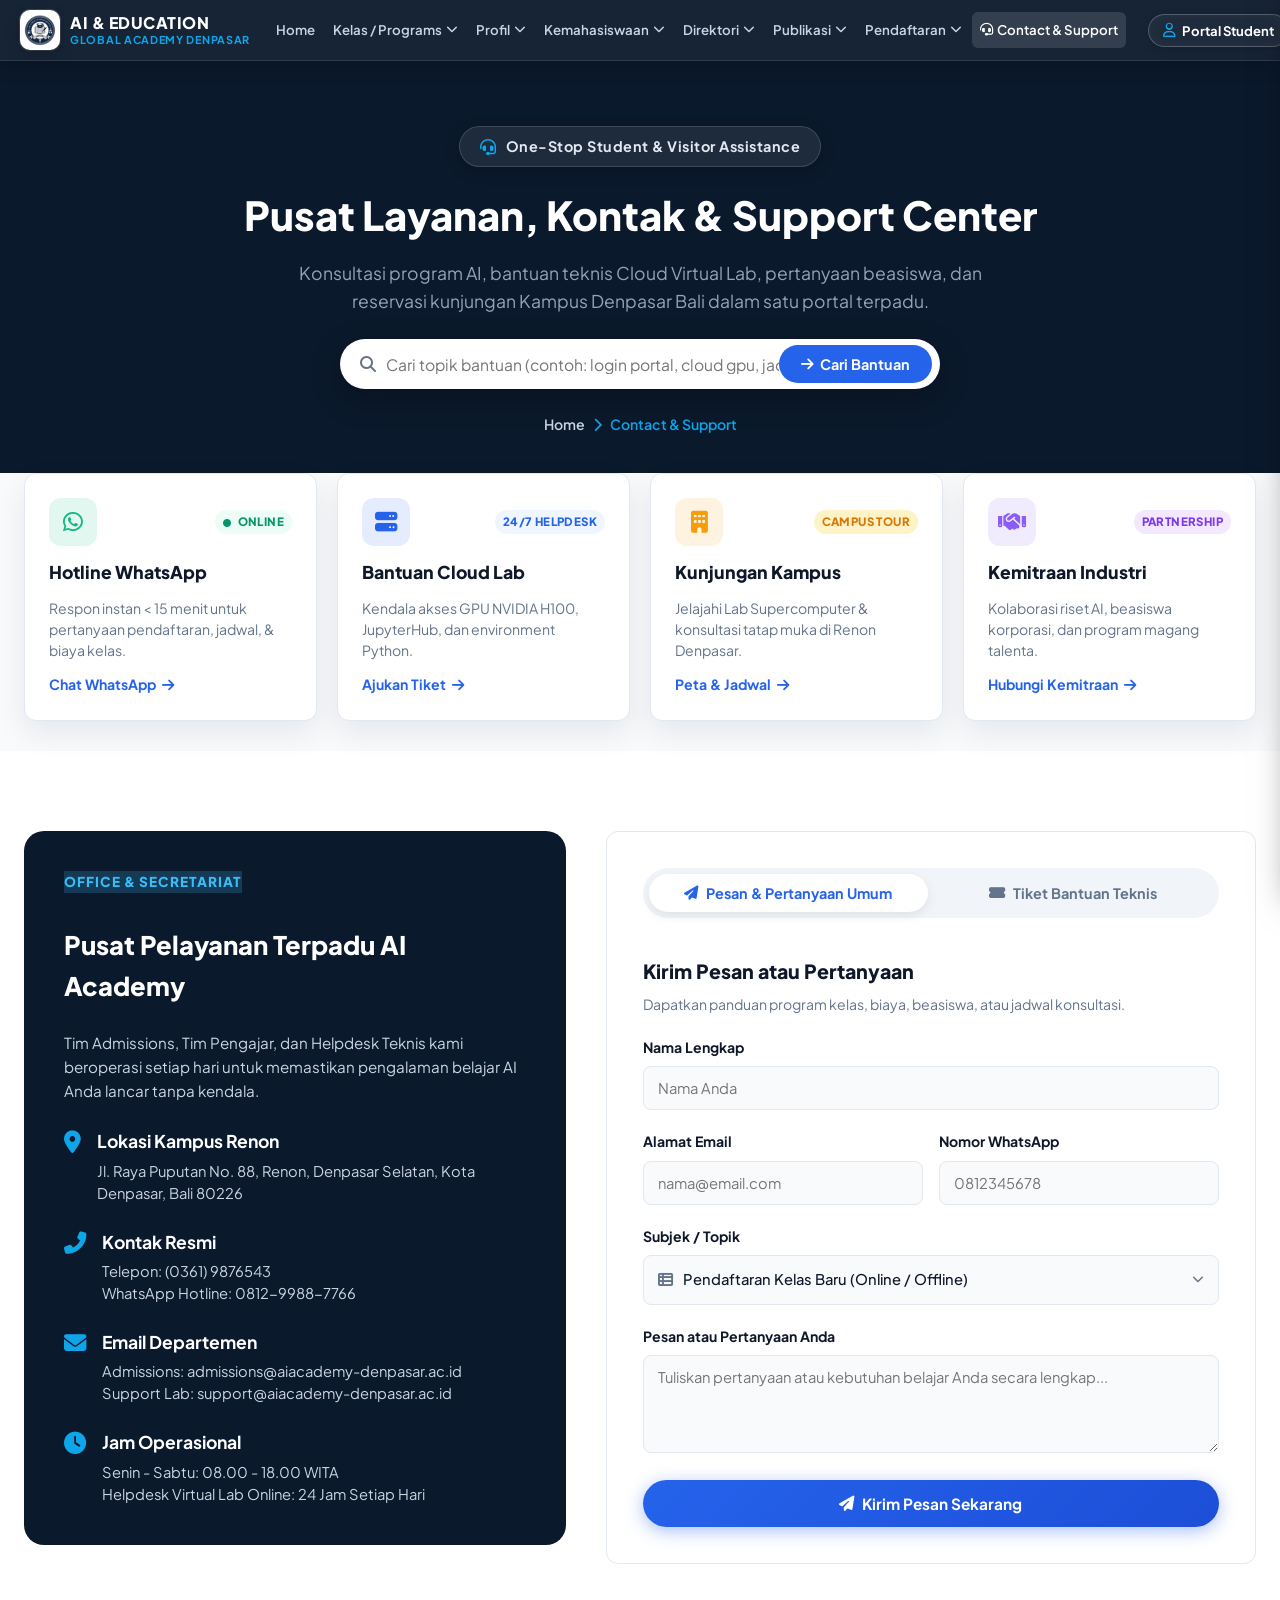
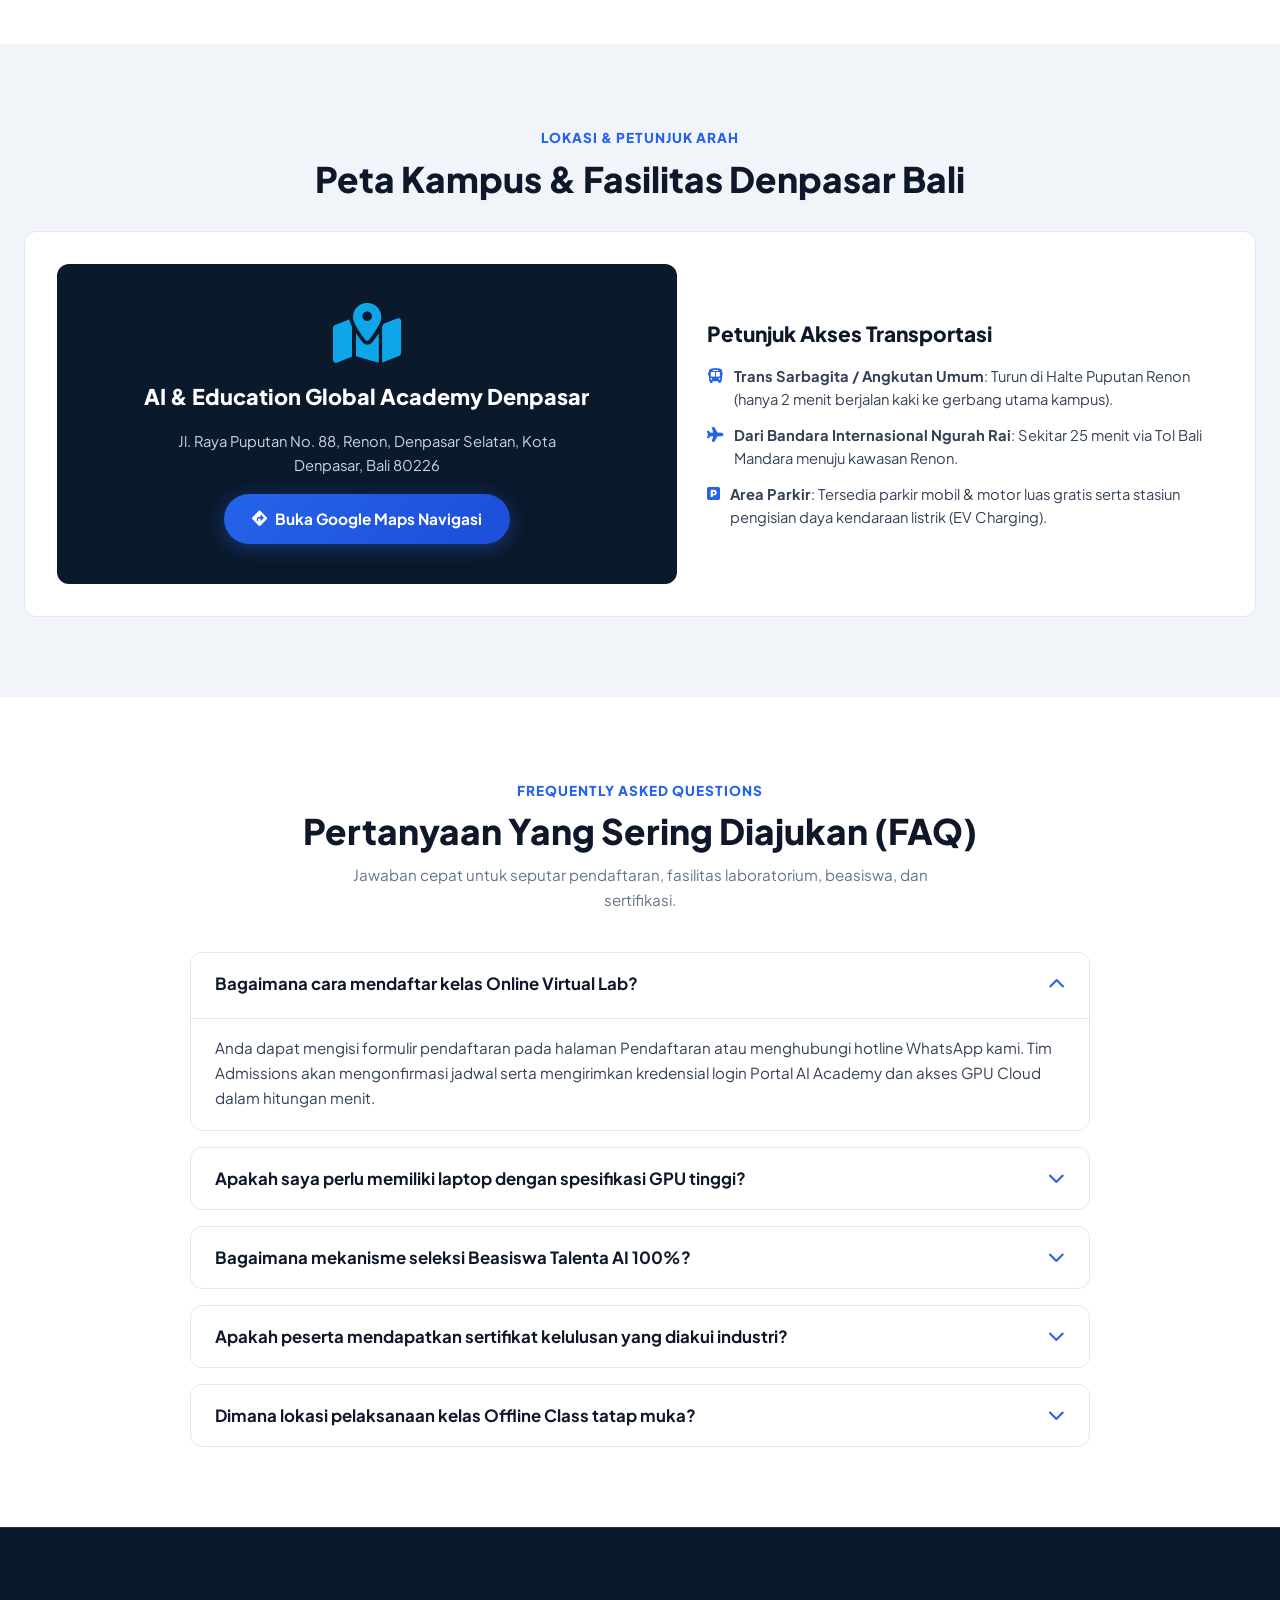
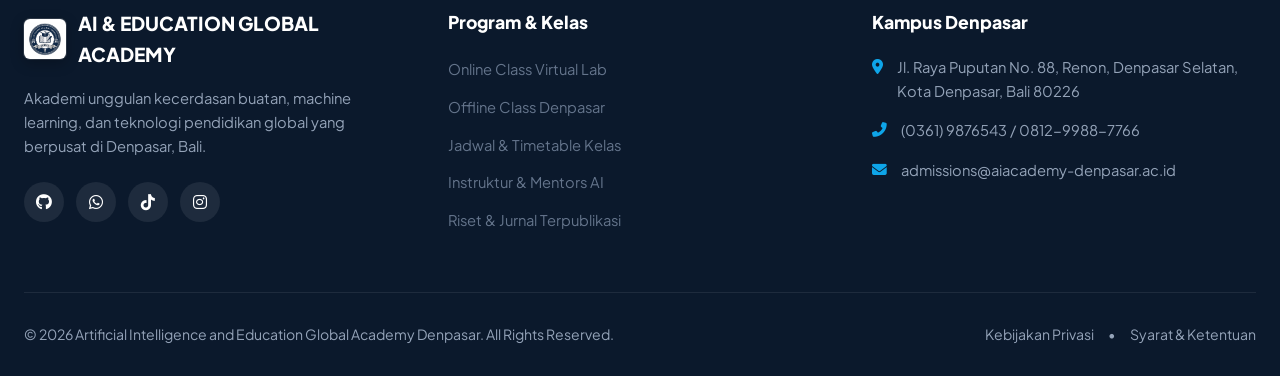
<file: contact.html>
<!DOCTYPE html>
<html lang="id">
<head>
    <meta charset="UTF-8">
    <meta name="viewport" content="width=device-width, initial-scale=1.0">
    <title>Contact Us - Artificial Intelligence & Education Global Academy Denpasar</title>
    <meta name="description" content="Hubungi AI & Education Global Academy Denpasar Bali. Kontak WhatsApp, Email, dan Alamat Kampus Renon Denpasar.">
    <!-- Google Fonts -->
    <link rel="preconnect" href="https://fonts.googleapis.com">
    <link rel="preconnect" href="https://fonts.gstatic.com" crossorigin>
    <link href="https://fonts.googleapis.com/css2?family=Plus+Jakarta+Sans:wght@300;400;500;600;700;800&display=swap" rel="stylesheet">
    <!-- Font Awesome Icons -->
    <link rel="stylesheet" href="https://cdnjs.cloudflare.com/ajax/libs/font-awesome/6.5.1/css/all.min.css">
    <link rel="stylesheet" href="style.css">
</head>
<body>

    <!-- Header Navigation -->
    <header class="site-header">
        <div class="navbar-container">
            <a href="index.html" class="brand-logo" id="brandLogo">
                <img src="Img/Logo.png" alt="AI & Education Global Academy Logo" class="brand-logo-img">
                <div class="brand-text">
                    <span class="brand-title">AI & EDUCATION</span>
                    <span class="brand-subtitle">Global Academy Denpasar</span>
                </div>
            </a>

            <nav class="nav-menu" id="navMenu">
                <ul class="nav-list">
                    <li class="nav-item"><a href="index.html" class="nav-link">Home</a></li>
                    
                    <li class="nav-item dropdown">
                        <a href="kelas.html" class="nav-link">Kelas / Programs <i class="fas fa-chevron-down dropdown-icon"></i></a>
                        <ul class="dropdown-menu">
                            <li><a href="kelas.html#online"><i class="fas fa-laptop-code"></i> Online Class <span class="dropdown-tag tag-online">Virtual Lab</span></a></li>
                            <li><a href="kelas.html#offline"><i class="fas fa-building-user"></i> Offline Class <span class="dropdown-tag tag-offline">Denpasar Campus</span></a></li>
                            <li><a href="kelas.html#schedules"><i class="fas fa-calendar-alt"></i> Jadwal Pelajaran / Schedules</a></li>
                        </ul>
                    </li>

                    <li class="nav-item dropdown">
                        <a href="profil.html" class="nav-link">Profil <i class="fas fa-chevron-down dropdown-icon"></i></a>
                        <ul class="dropdown-menu">
                            <li><a href="profil.html#visi-misi"><i class="fas fa-bullseye"></i> Visi & Misi AI Academy</a></li>
                            <li><a href="profil.html#sejarah"><i class="fas fa-landmark"></i> Tentang Kampus Denpasar</a></li>
                            <li><a href="profil.html#dewan-pakar"><i class="fas fa-sitemap"></i> Dewan Pakar & Researchers</a></li>
                            <li><a href="profil.html#fasilitas"><i class="fas fa-server"></i> Fasilitas Supercomputer & Lab</a></li>
                        </ul>
                    </li>

                    <li class="nav-item dropdown">
                        <a href="kemahasiswaan.html" class="nav-link">Kemahasiswaan <i class="fas fa-chevron-down dropdown-icon"></i></a>
                        <ul class="dropdown-menu">
                            <li><a href="kemahasiswaan.html#bem-dpm"><i class="fas fa-landmark"></i> BEM & DPM / MPM</a></li>
                            <li><a href="kemahasiswaan.html#ukm"><i class="fas fa-users"></i> UKM (Unit Kegiatan Mahasiswa)</a></li>
                            <li><a href="kemahasiswaan.html#prestasi"><i class="fas fa-trophy"></i> Prestasi Siswa</a></li>
                            <li><a href="kemahasiswaan.html#beasiswa"><i class="fas fa-graduation-cap"></i> Beasiswa</a></li>
                            <li><a href="kemahasiswaan.html#bk"><i class="fas fa-hands-helping"></i> Bimbingan Konseling</a></li>
                            <li><a href="kemahasiswaan.html#tatatertib"><i class="fas fa-clipboard-list"></i> Tata Tertib</a></li>
                            <li><a href="kemahasiswaan.html#unitproduksi"><i class="fas fa-store"></i> Unit Produksi</a></li>
                        </ul>
                    </li>

                    <li class="nav-item dropdown">
                        <a href="direktori.html" class="nav-link">Direktori <i class="fas fa-chevron-down dropdown-icon"></i></a>
                        <ul class="dropdown-menu">
                            <li><a href="direktori.html#guru"><i class="fas fa-user-tie"></i> Data Instruktur & Mentors</a></li>
                            <li><a href="direktori.html#siswa"><i class="fas fa-user-graduate"></i> Network Peserta / Alumni</a></li>
                            <li><a href="direktori.html#mitra"><i class="fas fa-handshake"></i> Mitra Industri Global</a></li>
                        </ul>
                    </li>

                    <li class="nav-item dropdown">
                        <a href="publikasi.html" class="nav-link">Publikasi <i class="fas fa-chevron-down dropdown-icon"></i></a>
                        <ul class="dropdown-menu">
                            <li><a href="publikasi.html#berita"><i class="fas fa-newspaper"></i> Berita AI & EdTech</a></li>
                            <li><a href="publikasi.html#pengumuman"><i class="fas fa-bullhorn"></i> Seminar & Workshop</a></li>
                            <li><a href="publikasi.html#agenda"><i class="fas fa-calendar-check"></i> Event AI Summit Bali</a></li>
                            <li><a href="publikasi.html#galeri"><i class="fas fa-images"></i> Galeri Hackathon</a></li>
                        </ul>
                    </li>

                    <li class="nav-item dropdown">
                        <a href="pendaftaran.html" class="nav-link">Pendaftaran <i class="fas fa-chevron-down dropdown-icon"></i></a>
                        <ul class="dropdown-menu">
                            <li><a href="pendaftaran.html#info-ppdb"><i class="fas fa-info-circle"></i> Info Penerimaan Peserta</a></li>
                            <li><a href="pendaftaran.html#syarat"><i class="fas fa-file-signature"></i> Syarat & Beasiswa</a></li>
                            <li><a href="pendaftaran.html#alur"><i class="fas fa-route"></i> Alur Pendaftaran Online</a></li>
                        </ul>
                    </li>

                    <li class="nav-item active"><a href="contact.html" class="nav-link"><i class="fas fa-headset"></i> Contact & Support</a></li>
                </ul>
            </nav>

            <div class="nav-actions">
                <button class="btn btn-login" id="openLoginBtn">
                    <i class="far fa-user"></i> Portal Student
                </button>
                <button class="btn btn-contact btn-register-nav" id="openRegisterHubBtn">
                    <span>Daftar Akun</span> <i class="fas fa-user-plus"></i>
                </button>
                <button class="hamburger-btn" id="hamburgerBtn" aria-label="Toggle Menu">
                    <i class="fas fa-bars"></i>
                </button>
            </div>
        </div>
    </header>

    <!-- Mobile Drawer Navigation -->
    <div class="mobile-drawer-overlay" id="drawerOverlay"></div>
    <div class="mobile-drawer" id="mobileDrawer">
        <div class="drawer-header">
            <div class="drawer-brand" style="display: flex; align-items: center; gap: 10px;">
                <img src="Img/Logo.png" alt="AI Academy Logo" class="brand-logo-img" style="height: 38px;">
                <div>
                    <span class="brand-title" style="display: block; font-size: 0.95rem;">AI & EDUCATION</span>
                    <span class="brand-subtitle" style="font-size: 0.75rem;">Global Academy</span>
                </div>
            </div>
            <button class="drawer-close" id="drawerClose">&times;</button>
        </div>
        <div class="drawer-content" id="mobileDrawerContent"></div>
    </div>

    <!-- Subpage Hero Banner with Search -->
    <section class="page-hero" style="padding-bottom: 75px;">
        <div class="section-container">
            <div class="welcome-pill" style="margin: 0 auto 16px auto;">
                <i class="fas fa-headset"></i>
                <span class="pill-text">One-Stop Student & Visitor Assistance</span>
            </div>
            <h1 class="page-hero-title">Pusat Layanan, Kontak & Support Center</h1>
            <p class="page-hero-subtitle">Konsultasi program AI, bantuan teknis Cloud Virtual Lab, pertanyaan beasiswa, dan reservasi kunjungan Kampus Denpasar Bali dalam satu portal terpadu.</p>
            
            <!-- Quick Live Support Search Widget -->
            <div class="support-hero-search" id="supportSearchWrap">
                <i class="fas fa-search" style="color: var(--text-muted); margin-right: 10px;"></i>
                <input type="text" id="supportSearchInput" placeholder="Cari topik bantuan (contoh: login portal, cloud gpu, jadwal kelas, beasiswa)..." autocomplete="off">
                <button id="supportSearchBtn"><i class="fas fa-arrow-right"></i> Cari Bantuan</button>

                <!-- Support Search Autocomplete Dropdown -->
                <div class="search-autocomplete-dropdown support-search-dropdown" id="supportAutocompleteDropdown">
                    <div class="autocomplete-header">
                        <span><i class="fas fa-life-ring"></i> Topik Bantuan & Layanan Cepat</span>
                        <span class="autocomplete-hint">Pilih topik bantuan</span>
                    </div>
                    <div class="autocomplete-list" id="supportAutocompleteList"></div>
                </div>
            </div>

            <div class="breadcrumb-trail" style="margin-top: 24px;">
                <a href="index.html">Home</a>
                <i class="fas fa-chevron-right"></i>
                <span>Contact & Support</span>
            </div>
        </div>
    </section>

    <!-- Quick Channels 4-Card Floating Grid -->
    <section style="background: var(--bg-light); padding-bottom: 30px;">
        <div class="section-container">
            <div class="quick-channels-grid">
                <!-- Channel 1: WhatsApp Admissions -->
                <a href="https://wa.me/6281299887766" target="_blank" rel="noopener noreferrer" class="channel-card">
                    <div class="channel-header">
                        <div class="channel-icon" style="background: rgba(16, 185, 129, 0.12); color: #10B981;">
                            <i class="fab fa-whatsapp"></i>
                        </div>
                        <span class="channel-badge badge-online"><i class="fas fa-circle" style="font-size: 0.5rem; margin-right: 4px;"></i> Online</span>
                    </div>
                    <h4>Hotline WhatsApp</h4>
                    <p>Respon instan < 15 menit untuk pertanyaan pendaftaran, jadwal, & biaya kelas.</p>
                    <div class="channel-action-link">Chat WhatsApp <i class="fas fa-arrow-right"></i></div>
                </a>

                <!-- Channel 2: 24/7 Cloud Support -->
                <a href="#hubungi-kami" class="channel-card">
                    <div class="channel-header">
                        <div class="channel-icon" style="background: rgba(37, 99, 235, 0.12); color: var(--primary-blue);">
                            <i class="fas fa-server"></i>
                        </div>
                        <span class="channel-badge badge-247">24/7 Helpdesk</span>
                    </div>
                    <h4>Bantuan Cloud Lab</h4>
                    <p>Kendala akses GPU NVIDIA H100, JupyterHub, dan environment Python.</p>
                    <div class="channel-action-link">Ajukan Tiket <i class="fas fa-arrow-right"></i></div>
                </a>

                <!-- Channel 3: Campus Visit -->
                <a href="#lokasi-kampus" class="channel-card">
                    <div class="channel-header">
                        <div class="channel-icon" style="background: rgba(245, 158, 11, 0.12); color: #F59E0B;">
                            <i class="fas fa-building"></i>
                        </div>
                        <span class="channel-badge badge-visit">Campus Tour</span>
                    </div>
                    <h4>Kunjungan Kampus</h4>
                    <p>Jelajahi Lab Supercomputer & konsultasi tatap muka di Renon Denpasar.</p>
                    <div class="channel-action-link">Peta & Jadwal <i class="fas fa-arrow-right"></i></div>
                </a>

                <!-- Channel 4: Academic & Partnership -->
                <a href="#hubungi-kami" class="channel-card">
                    <div class="channel-header">
                        <div class="channel-icon" style="background: rgba(139, 92, 246, 0.12); color: #8B5CF6;">
                            <i class="fas fa-handshake"></i>
                        </div>
                        <span class="channel-badge badge-academic">Partnership</span>
                    </div>
                    <h4>Kemitraan Industri</h4>
                    <p>Kolaborasi riset AI, beasiswa korporasi, dan program magang talenta.</p>
                    <div class="channel-action-link">Hubungi Kemitraan <i class="fas fa-arrow-right"></i></div>
                </a>
            </div>
        </div>
    </section>

    <!-- Unified Dual-Mode Contact & Helpdesk Ticket Section -->
    <section class="section-padding" id="hubungi-kami" style="background: #FFFFFF;">
        <div class="section-container">
            <div class="contact-layout-grid">
                <!-- Left Info Card -->
                <div class="contact-info-card">
                    <span class="section-tag" style="background: rgba(56, 189, 248, 0.2); color: #38BDF8; align-self: flex-start;">OFFICE & SECRETARIAT</span>
                    <h3 style="font-size: 1.6rem; font-weight: 800; color: #FFFFFF;">Pusat Pelayanan Terpadu AI Academy</h3>
                    <p style="font-size: 0.95rem; color: #CBD5E1; line-height: 1.6;">
                        Tim Admissions, Tim Pengajar, dan Helpdesk Teknis kami beroperasi setiap hari untuk memastikan pengalaman belajar AI Anda lancar tanpa kendala.
                    </p>
                    
                    <div class="info-card-item">
                        <i class="fas fa-map-marker-alt"></i>
                        <div class="info-card-text">
                            <h4>Lokasi Kampus Renon</h4>
                            <p>Jl. Raya Puputan No. 88, Renon, Denpasar Selatan, Kota Denpasar, Bali 80226</p>
                        </div>
                    </div>

                    <div class="info-card-item">
                        <i class="fas fa-phone-alt"></i>
                        <div class="info-card-text">
                            <h4>Kontak Resmi</h4>
                            <p>Telepon: (0361) 9876543<br>WhatsApp Hotline: 0812-9988-7766</p>
                        </div>
                    </div>

                    <div class="info-card-item">
                        <i class="fas fa-envelope"></i>
                        <div class="info-card-text">
                            <h4>Email Departemen</h4>
                            <p>Admissions: admissions@aiacademy-denpasar.ac.id<br>Support Lab: support@aiacademy-denpasar.ac.id</p>
                        </div>
                    </div>

                    <div class="info-card-item">
                        <i class="fas fa-clock"></i>
                        <div class="info-card-text">
                            <h4>Jam Operasional</h4>
                            <p>Senin - Sabtu: 08.00 - 18.00 WITA<br>Helpdesk Virtual Lab Online: 24 Jam Setiap Hari</p>
                        </div>
                    </div>
                </div>

                <!-- Right Form: Dual-Mode Tab Switcher -->
                <div class="feature-card" style="padding: 36px;">
                    <div class="form-tab-switcher">
                        <button class="form-tab-btn active" data-tab="inquiry">
                            <i class="fas fa-paper-plane"></i> Pesan & Pertanyaan Umum
                        </button>
                        <button class="form-tab-btn" data-tab="support">
                            <i class="fas fa-ticket-alt"></i> Tiket Bantuan Teknis
                        </button>
                    </div>

                    <!-- Panel 1: Inquiry / Admissions Form -->
                    <div id="inquiryFormPanel">
                        <h3 class="feature-title" style="margin-bottom: 6px;">Kirim Pesan atau Pertanyaan</h3>
                        <p style="font-size: 0.88rem; color: var(--text-muted); margin-bottom: 20px;">Dapatkan panduan program kelas, biaya, beasiswa, atau jadwal konsultasi.</p>
                        
                        <form id="contactPageForm">
                            <div class="form-group">
                                <label for="cName">Nama Lengkap</label>
                                <input type="text" id="cName" placeholder="Nama Anda" required class="form-control">
                            </div>

                            <div style="display: grid; grid-template-columns: 1fr 1fr; gap: 16px;">
                                <div class="form-group">
                                    <label for="cEmail">Alamat Email</label>
                                    <input type="email" id="cEmail" placeholder="nama@email.com" required class="form-control">
                                </div>
                                <div class="form-group">
                                    <label for="cPhone">Nomor WhatsApp</label>
                                    <input type="tel" id="cPhone" placeholder="0812345678" required class="form-control">
                                </div>
                            </div>

                            <div class="form-group">
                                <label for="cSubject">Subjek / Topik</label>
                                <select id="cSubject" class="form-control">
                                    <option value="pendaftaran">Pendaftaran Kelas Baru (Online / Offline)</option>
                                    <option value="beasiswa">Pengajuan Beasiswa Talenta AI</option>
                                    <option value="kerjasama">Kerjasama Institusi & Riset Industri</option>
                                    <option value="visit">Reservasi Kunjungan Kampus Renon</option>
                                    <option value="lainnya">Pertanyaan Lainnya</option>
                                </select>
                            </div>

                            <div class="form-group">
                                <label for="cMessage">Pesan atau Pertanyaan Anda</label>
                                <textarea id="cMessage" rows="4" placeholder="Tuliskan pertanyaan atau kebutuhan belajar Anda secara lengkap..." required class="form-control"></textarea>
                            </div>

                            <button type="submit" class="btn btn-block btn-search" style="padding: 14px;">
                                <i class="fas fa-paper-plane"></i> Kirim Pesan Sekarang
                            </button>
                        </form>
                    </div>

                    <!-- Panel 2: Technical Support Helpdesk Ticket Form -->
                    <div id="supportTicketPanel" style="display: none;">
                        <h3 class="feature-title" style="margin-bottom: 6px;">Formulir Tiket Bantuan Teknis</h3>
                        <p style="font-size: 0.88rem; color: var(--text-muted); margin-bottom: 20px;">Layanan resolusi kendala teknis mahasiswa dan pengajar aktif AI Academy.</p>
                        
                        <form id="supportTicketForm">
                            <div style="display: grid; grid-template-columns: 1fr 1fr; gap: 16px;">
                                <div class="form-group">
                                    <label for="tName">Nama / Student ID</label>
                                    <input type="text" id="tName" placeholder="Contoh: STD-202601" required class="form-control">
                                </div>
                                <div class="form-group">
                                    <label for="tEmail">Email Terdaftar</label>
                                    <input type="email" id="tEmail" placeholder="student@email.com" required class="form-control">
                                </div>
                            </div>

                            <div style="display: grid; grid-template-columns: 1fr 1fr; gap: 16px;">
                                <div class="form-group">
                                    <label for="tCategory">Kategori Kendala</label>
                                    <select id="tCategory" class="form-control">
                                        <option value="cloud">Akses Cloud Lab & GPU H100</option>
                                        <option value="login">Kendala Login / Kata Sandi Portal</option>
                                        <option value="sertifikat">Penerbitan Sertifikat Digital</option>
                                        <option value="tugas">Pengumpulan Tugas / Virtual Machine</option>
                                    </select>
                                </div>
                                <div class="form-group">
                                    <label for="tPriority">Tingkat Prioritas</label>
                                    <select id="tPriority" class="form-control">
                                        <option value="normal">Normal (Merespon dalam 4 jam)</option>
                                        <option value="high">Tinggi / Urgent (Sedang ada Ujian/Kelas)</option>
                                    </select>
                                </div>
                            </div>

                            <div class="form-group">
                                <label for="tMessage">Deskripsi Kendala yang Dihadapi</label>
                                <textarea id="tMessage" rows="4" placeholder="Jelaskan pesan error atau kendala yang Anda alami..." required class="form-control"></textarea>
                            </div>

                            <button type="submit" class="btn btn-block btn-search" style="padding: 14px; background: linear-gradient(135deg, var(--primary-blue), #1E40AF);">
                                <i class="fas fa-ticket-alt"></i> Buat Tiket Support Baru
                            </button>
                        </form>
                    </div>
                </div>
            </div>
        </div>
    </section>

    <!-- Location & Campus Map Section -->
    <section class="section-padding" id="lokasi-kampus" style="background: var(--bg-gray);">
        <div class="section-container">
            <div style="text-align: center; margin-bottom: 30px;">
                <span class="section-tag">LOKASI & PETUNJUK ARAH</span>
                <h2 class="section-title">Peta Kampus & Fasilitas Denpasar Bali</h2>
            </div>
            
            <div class="feature-card" style="padding: 32px;">
                <div style="display: grid; grid-template-columns: 1.2fr 1fr; gap: 30px; align-items: center;">
                    <div style="width: 100%; height: 320px; background: var(--primary-dark); color: #FFFFFF; border-radius: var(--radius-md); display: flex; flex-direction: column; align-items: center; justify-content: center; gap: 16px; padding: 24px; text-align: center;">
                        <i class="fas fa-map-location-dot" style="font-size: 3.8rem; color: var(--accent-cyan);"></i>
                        <h3 style="font-size: 1.35rem; color: #FFFFFF; font-weight: 800;">AI & Education Global Academy Denpasar</h3>
                        <p style="color: #CBD5E1; max-width: 420px; font-size: 0.92rem;">Jl. Raya Puputan No. 88, Renon, Denpasar Selatan, Kota Denpasar, Bali 80226</p>
                        <a href="https://maps.google.com" target="_blank" rel="noopener noreferrer" class="btn btn-search" style="border-radius: var(--radius-pill);"><i class="fas fa-directions"></i> Buka Google Maps Navigasi</a>
                    </div>
                    <div>
                        <h3 style="font-size: 1.3rem; font-weight: 800; color: var(--text-dark); margin-bottom: 14px;">Petunjuk Akses Transportasi</h3>
                        <ul style="list-style: none; padding: 0; display: flex; flex-direction: column; gap: 12px; font-size: 0.92rem; color: var(--text-main);">
                            <li style="display: flex; gap: 10px; align-items: flex-start;">
                                <i class="fas fa-bus" style="color: var(--primary-blue); margin-top: 4px;"></i>
                                <span><strong>Trans Sarbagita / Angkutan Umum</strong>: Turun di Halte Puputan Renon (hanya 2 menit berjalan kaki ke gerbang utama kampus).</span>
                            </li>
                            <li style="display: flex; gap: 10px; align-items: flex-start;">
                                <i class="fas fa-plane" style="color: var(--primary-blue); margin-top: 4px;"></i>
                                <span><strong>Dari Bandara Internasional Ngurah Rai</strong>: Sekitar 25 menit via Tol Bali Mandara menuju kawasan Renon.</span>
                            </li>
                            <li style="display: flex; gap: 10px; align-items: flex-start;">
                                <i class="fas fa-square-parking" style="color: var(--primary-blue); margin-top: 4px;"></i>
                                <span><strong>Area Parkir</strong>: Tersedia parkir mobil & motor luas gratis serta stasiun pengisian daya kendaraan listrik (EV Charging).</span>
                            </li>
                        </ul>
                    </div>
                </div>
            </div>
        </div>
    </section>

    <!-- Filterable FAQ Accordion Section -->
    <section class="section-padding" id="faq-section" style="background: #FFFFFF;">
        <div class="section-container">
            <div style="text-align: center; margin-bottom: 40px;">
                <span class="section-tag">FREQUENTLY ASKED QUESTIONS</span>
                <h2 class="section-title">Pertanyaan Yang Sering Diajukan (FAQ)</h2>
                <p style="max-width: 600px; margin: 10px auto 0 auto; color: var(--text-muted); font-size: 0.95rem;">Jawaban cepat untuk seputar pendaftaran, fasilitas laboratorium, beasiswa, dan sertifikasi.</p>
            </div>

            <div class="faq-list">
                <div class="faq-item active">
                    <button class="faq-question">
                        <span>Bagaimana cara mendaftar kelas Online Virtual Lab?</span>
                        <i class="fas fa-chevron-down"></i>
                    </button>
                    <div class="faq-answer">
                        Anda dapat mengisi formulir pendaftaran pada halaman Pendaftaran atau menghubungi hotline WhatsApp kami. Tim Admissions akan mengonfirmasi jadwal serta mengirimkan kredensial login Portal AI Academy dan akses GPU Cloud dalam hitungan menit.
                    </div>
                </div>

                <div class="faq-item">
                    <button class="faq-question">
                        <span>Apakah saya perlu memiliki laptop dengan spesifikasi GPU tinggi?</span>
                        <i class="fas fa-chevron-down"></i>
                    </button>
                    <div class="faq-answer">
                        Tidak perlu. Seluruh pemrosesan komputasi berat model AI, fine-tuning LLM, dan visual computing dijalankan di atas Cloud Supercomputer GPU NVIDIA H100 yang disediakan gratis melalui peramban (browser) Anda.
                    </div>
                </div>

                <div class="faq-item">
                    <button class="faq-question">
                        <span>Bagaimana mekanisme seleksi Beasiswa Talenta AI 100%?</span>
                        <i class="fas fa-chevron-down"></i>
                    </button>
                    <div class="faq-answer">
                        Pendaftar beasiswa cukup melampirkan portofolio atau surat motivasi saat mengisi formulir. Tim seleksi akan mengundang kandidat untuk mengikuti tes logika pemrograman dasar dan wawancara daring.
                    </div>
                </div>

                <div class="faq-item">
                    <button class="faq-question">
                        <span>Apakah peserta mendapatkan sertifikat kelulusan yang diakui industri?</span>
                        <i class="fas fa-chevron-down"></i>
                    </button>
                    <div class="faq-answer">
                        Ya. Setiap lulusan menerima Sertifikat Digital Resmi bertanda tangan Dewan Pakar dan tersertifikasi bersama mitra global (Google Cloud, NVIDIA DLI, Microsoft Azure) dengan QR Code verifikasi blockchain.
                    </div>
                </div>

                <div class="faq-item">
                    <button class="faq-question">
                        <span>Dimana lokasi pelaksanaan kelas Offline Class tatap muka?</span>
                        <i class="fas fa-chevron-down"></i>
                    </button>
                    <div class="faq-answer">
                        Kelas offline diselenggarakan langsung di Kampus Denpasar Bali: Jl. Raya Puputan No. 88, Renon, Denpasar Selatan dengan fasilitas lab supercomputing berpendingin khusus dan ruang diskusi interaktif.
                    </div>
                </div>
            </div>
        </div>
    </section>

    <!-- Footer -->
    <footer class="site-footer">
        <div class="section-container">
            <div class="footer-grid">
                <div class="footer-brand-col">
                    <div class="footer-logo">
                        <img src="Img/Logo.png" alt="AI & Education Logo" class="brand-logo-img" style="height: 40px;">
                        <span>AI & EDUCATION GLOBAL ACADEMY</span>
                    </div>
                    <p class="footer-desc">
                        Akademi unggulan kecerdasan buatan, machine learning, dan teknologi pendidikan global yang berpusat di Denpasar, Bali.
                    </p>
                    <div class="social-links">
                        <a href="https://github.com/gusmang-coder" target="_blank" rel="noopener noreferrer" aria-label="GitHub"><i class="fab fa-github"></i></a>
                        <a href="https://wa.me/6281932788177" target="_blank" rel="noopener noreferrer" aria-label="WhatsApp"><i class="fab fa-whatsapp"></i></a>
                        <a href="https://www.tiktok.com/@itsbrodamnbruh?_r=1&_t=ZS-99PWqkb6e4G" target="_blank" rel="noopener noreferrer" aria-label="TikTok"><i class="fab fa-tiktok"></i></a>
                        <a href="https://www.instagram.com/mikeythefemboy5?igsi=emJxd2kyZnk3MDl4&utm_source=qr" target="_blank" rel="noopener noreferrer" aria-label="Instagram"><i class="fab fa-instagram"></i></a>
                    </div>
                </div>

                <div class="footer-links-col">
                    <h4 class="footer-heading">Program & Kelas</h4>
                    <ul class="footer-menu">
                        <li><a href="kelas.html#online">Online Class Virtual Lab</a></li>
                        <li><a href="kelas.html#offline">Offline Class Denpasar</a></li>
                        <li><a href="kelas.html#schedules">Jadwal & Timetable Kelas</a></li>
                        <li><a href="direktori.html#guru">Instruktur & Mentors AI</a></li>
                        <li><a href="publikasi.html#berita">Riset & Jurnal Terpublikasi</a></li>
                    </ul>
                </div>

                <div class="footer-contact-col">
                    <h4 class="footer-heading">Kampus Denpasar</h4>
                    <ul class="contact-info-list">
                        <li>
                            <i class="fas fa-map-marker-alt"></i>
                            <span>Jl. Raya Puputan No. 88, Renon, Denpasar Selatan, Kota Denpasar, Bali 80226</span>
                        </li>
                        <li>
                            <i class="fas fa-phone-alt"></i>
                            <span>(0361) 9876543 / 0812-9988-7766</span>
                        </li>
                        <li>
                            <i class="fas fa-envelope"></i>
                            <span>admissions@aiacademy-denpasar.ac.id</span>
                        </li>
                    </ul>
                </div>
            </div>

            <div class="footer-bottom">
                <p>&copy; 2026 Artificial Intelligence and Education Global Academy Denpasar. All Rights Reserved.</p>
                <div class="footer-bottom-links">
                    <a href="kebijakan-privasi.html">Kebijakan Privasi</a>
                    <span class="dot">•</span>
                    <a href="syarat-ketentuan.html">Syarat & Ketentuan</a>
                </div>
            </div>
        </div>
    </footer>

    <!-- Login Modal -->
    <div class="modal-backdrop" id="loginModal">
        <div class="modal-card">
            <div class="modal-header">
                <h3><i class="fas fa-user-lock"></i> Portal AI Academy Student & Faculty</h3>
                <button class="modal-close" id="loginClose">&times;</button>
            </div>
            <div class="modal-body">
                <!-- 1-Click Demo Login in Modal -->
                <div style="background: rgba(14, 165, 233, 0.08); border: 1px dashed rgba(14, 165, 233, 0.35); border-radius: var(--radius-sm); padding: 10px 12px; margin-bottom: 16px;">
                    <div style="font-size: 0.76rem; font-weight: 800; color: var(--primary-blue); margin-bottom: 6px; display: flex; align-items: center; justify-content: space-between;">
                        <span><i class="fas fa-magic"></i> Akun Demo Cepat (1-Klik):</span>
                        <span style="color: var(--text-muted); font-weight: 500;">Pilih untuk isi otomatis</span>
                    </div>
                    <div style="display: flex; gap: 6px; flex-wrap: wrap;">
                        <button type="button" class="demo-chip-btn" data-demo="student" style="flex:1; padding: 6px 10px; font-size: 0.76rem; color: var(--primary-dark); background: #fff; border: 1px solid var(--border-color);">
                            <span><i class="fas fa-user-graduate" style="color:var(--primary-blue);"></i> Student</span>
                        </button>
                        <button type="button" class="demo-chip-btn" data-demo="mentor" style="flex:1; padding: 6px 10px; font-size: 0.76rem; color: var(--primary-dark); background: #fff; border: 1px solid var(--border-color);">
                            <span><i class="fas fa-chalkboard-teacher" style="color:#6366F1;"></i> Mentor</span>
                        </button>
                        <button type="button" class="demo-chip-btn" data-demo="admin" style="flex:1; padding: 6px 10px; font-size: 0.76rem; color: var(--primary-dark); background: #fff; border: 1px solid var(--border-color);">
                            <span><i class="fas fa-user-shield" style="color:#10B981;"></i> Admin</span>
                        </button>
                    </div>
                </div>

                <form id="loginForm">
                    <div class="form-group">
                        <label for="username">Email / Student ID / NIP</label>
                        <div class="input-with-icon">
                            <i class="fas fa-envelope"></i>
                            <input type="text" id="username" placeholder="Masukkan ID atau Email Akademi" required>
                        </div>
                    </div>
                    <div class="form-group">
                        <label for="password">Kata Sandi</label>
                        <div class="input-with-icon input-password-wrapper">
                            <i class="fas fa-lock"></i>
                            <input type="password" id="password" placeholder="Masukkan Kata Sandi" required>
                            <button type="button" class="toggle-password-btn" title="Lihat Kata Sandi">
                                <i class="fas fa-eye"></i>
                            </button>
                        </div>
                    </div>
                    <div class="form-group">
                        <label for="userRole">Akses Sistem</label>
                        <div class="input-with-icon">
                            <i class="fas fa-user-tag"></i>
                            <select id="userRole">
                                <option value="student">Student / Online Class Participant</option>
                                <option value="mentor">AI Mentor / Faculty Instructor</option>
                                <option value="admin">Administrator / Research Director</option>
                            </select>
                        </div>
                    </div>
                    <button type="submit" class="btn btn-block btn-search" style="background: linear-gradient(135deg, var(--primary-blue) 0%, #1D4ED8 100%); color:#fff; font-weight:700; padding:12px; border-radius: var(--radius-sm);">
                        <span>Masuk Portal Akademi</span>
                        <i class="fas fa-arrow-right" style="margin-left: 6px;"></i>
                    </button>
                    <div class="modal-footer-links" style="margin-top: 16px; text-align: center; font-size: 0.88rem; color: var(--text-muted);">
                        <span>Belum punya akun? <a href="register.html" style="color: var(--primary-blue); font-weight: 700;">Daftar Sekarang</a> atau buka <a href="login.html" style="color: var(--primary-blue); font-weight: 700;">Portal Login Penuh</a></span>
                    </div>
                </form>
            </div>
        </div>
    </div>

    <!-- Contact / Enrollment Modal -->
    <div class="modal-backdrop" id="contactModal">
        <div class="modal-card">
            <div class="modal-header">
                <h3><i class="fas fa-paper-plane"></i> Form Pendaftaran & Informasi Kelas</h3>
                <button class="modal-close" id="contactClose">&times;</button>
            </div>
            <div class="modal-body">
                <form id="contactForm">
                    <div class="form-group">
                        <label for="contactName">Nama Lengkap</label>
                        <input type="text" id="contactName" placeholder="Nama Anda" required class="form-control">
                    </div>
                    <div class="form-group">
                        <label for="contactEmail">Email & WhatsApp</label>
                        <input type="text" id="contactEmail" placeholder="Email / Kontak WA Active" required class="form-control">
                    </div>
                    <div class="form-group">
                        <label for="contactMessage">Program & Jadwal Yang Diminati</label>
                        <textarea id="contactMessage" rows="4" placeholder="Sebutkan minat Kelas Online / Offline atau pertanyaan Anda..." required class="form-control"></textarea>
                    </div>
                    <button type="submit" class="btn btn-block btn-search">Kirim Pendaftaran</button>
                </form>
            </div>
        </div>
    </div>

    <script src="script.js"></script>
    <script>
        document.getElementById('contactPageForm')?.addEventListener('submit', function(e) {
            e.preventDefault();
            alert('Terima kasih! Pesan Anda telah terkirim ke sekretariat AI & Education Global Academy. Kami akan membalas via Email / WA dalam waktu singkat.');
            this.reset();
        });
    </script>
</body>
</html>
</file>
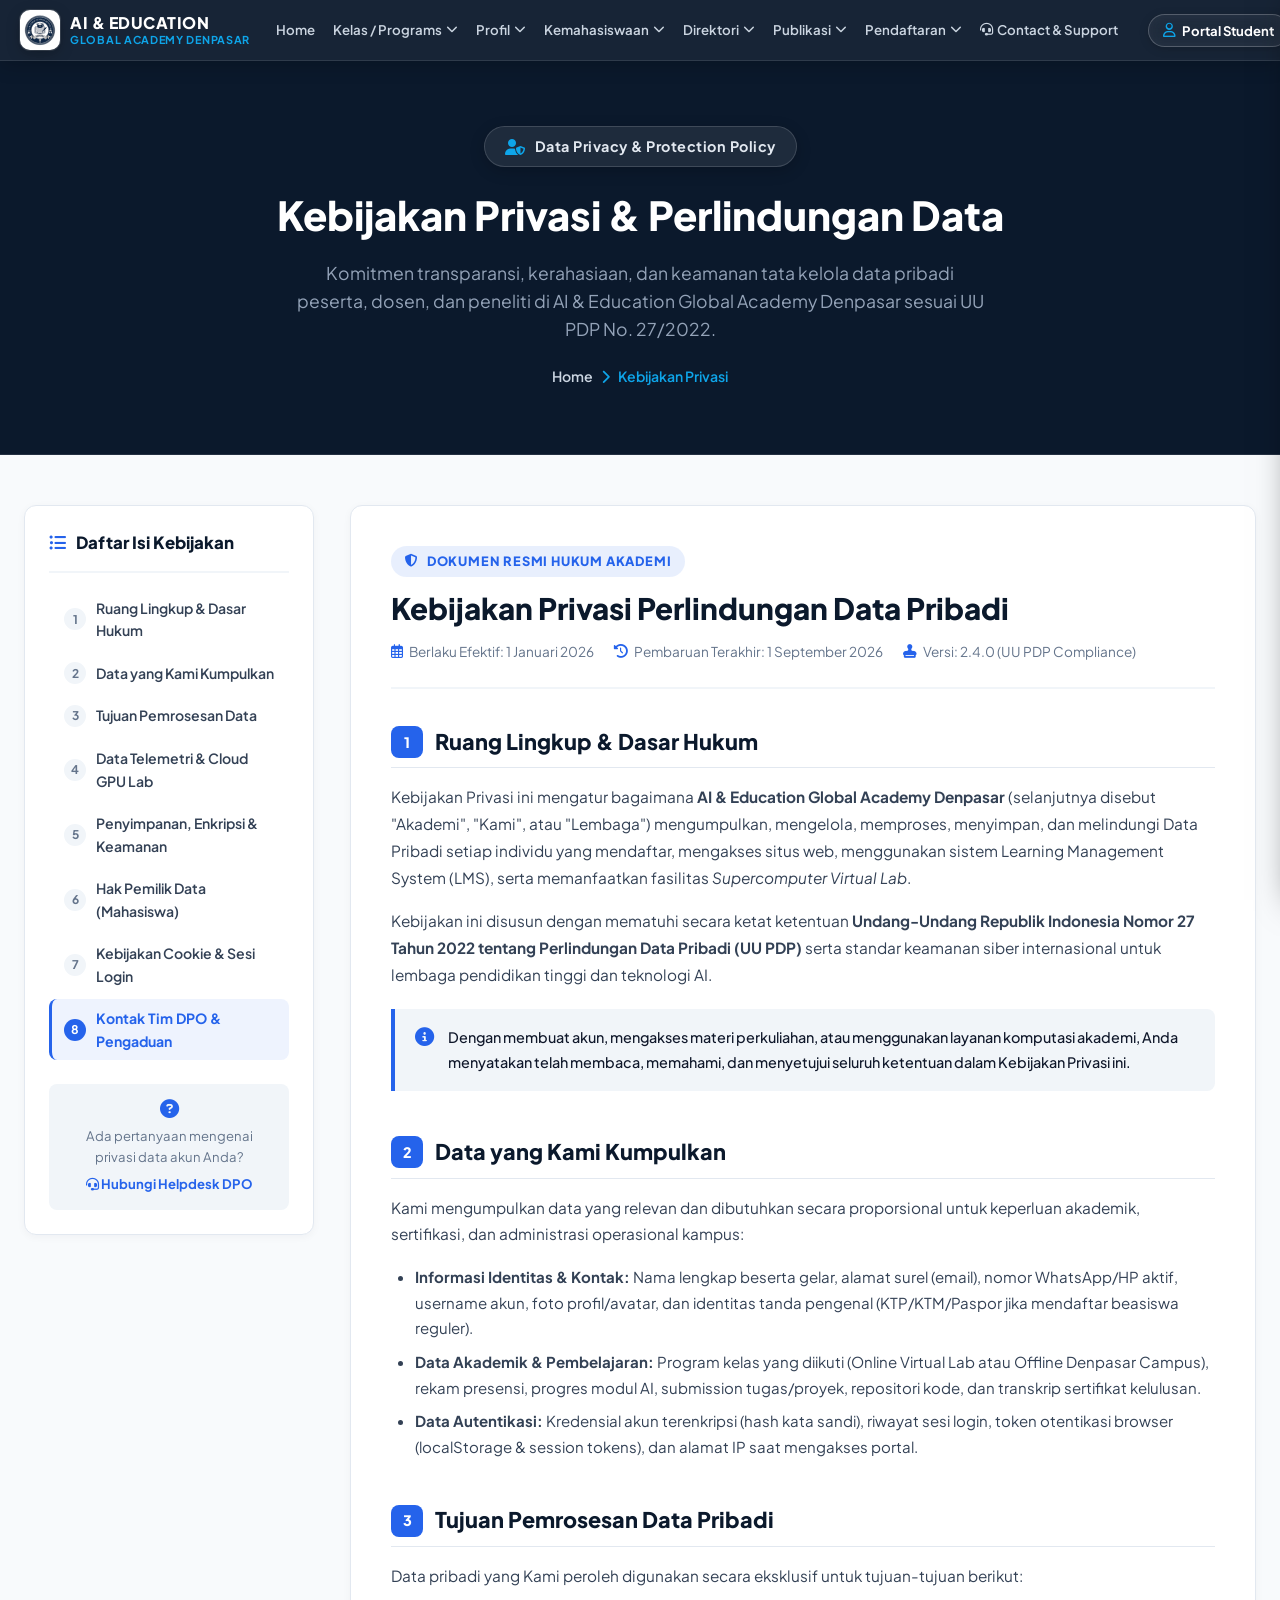
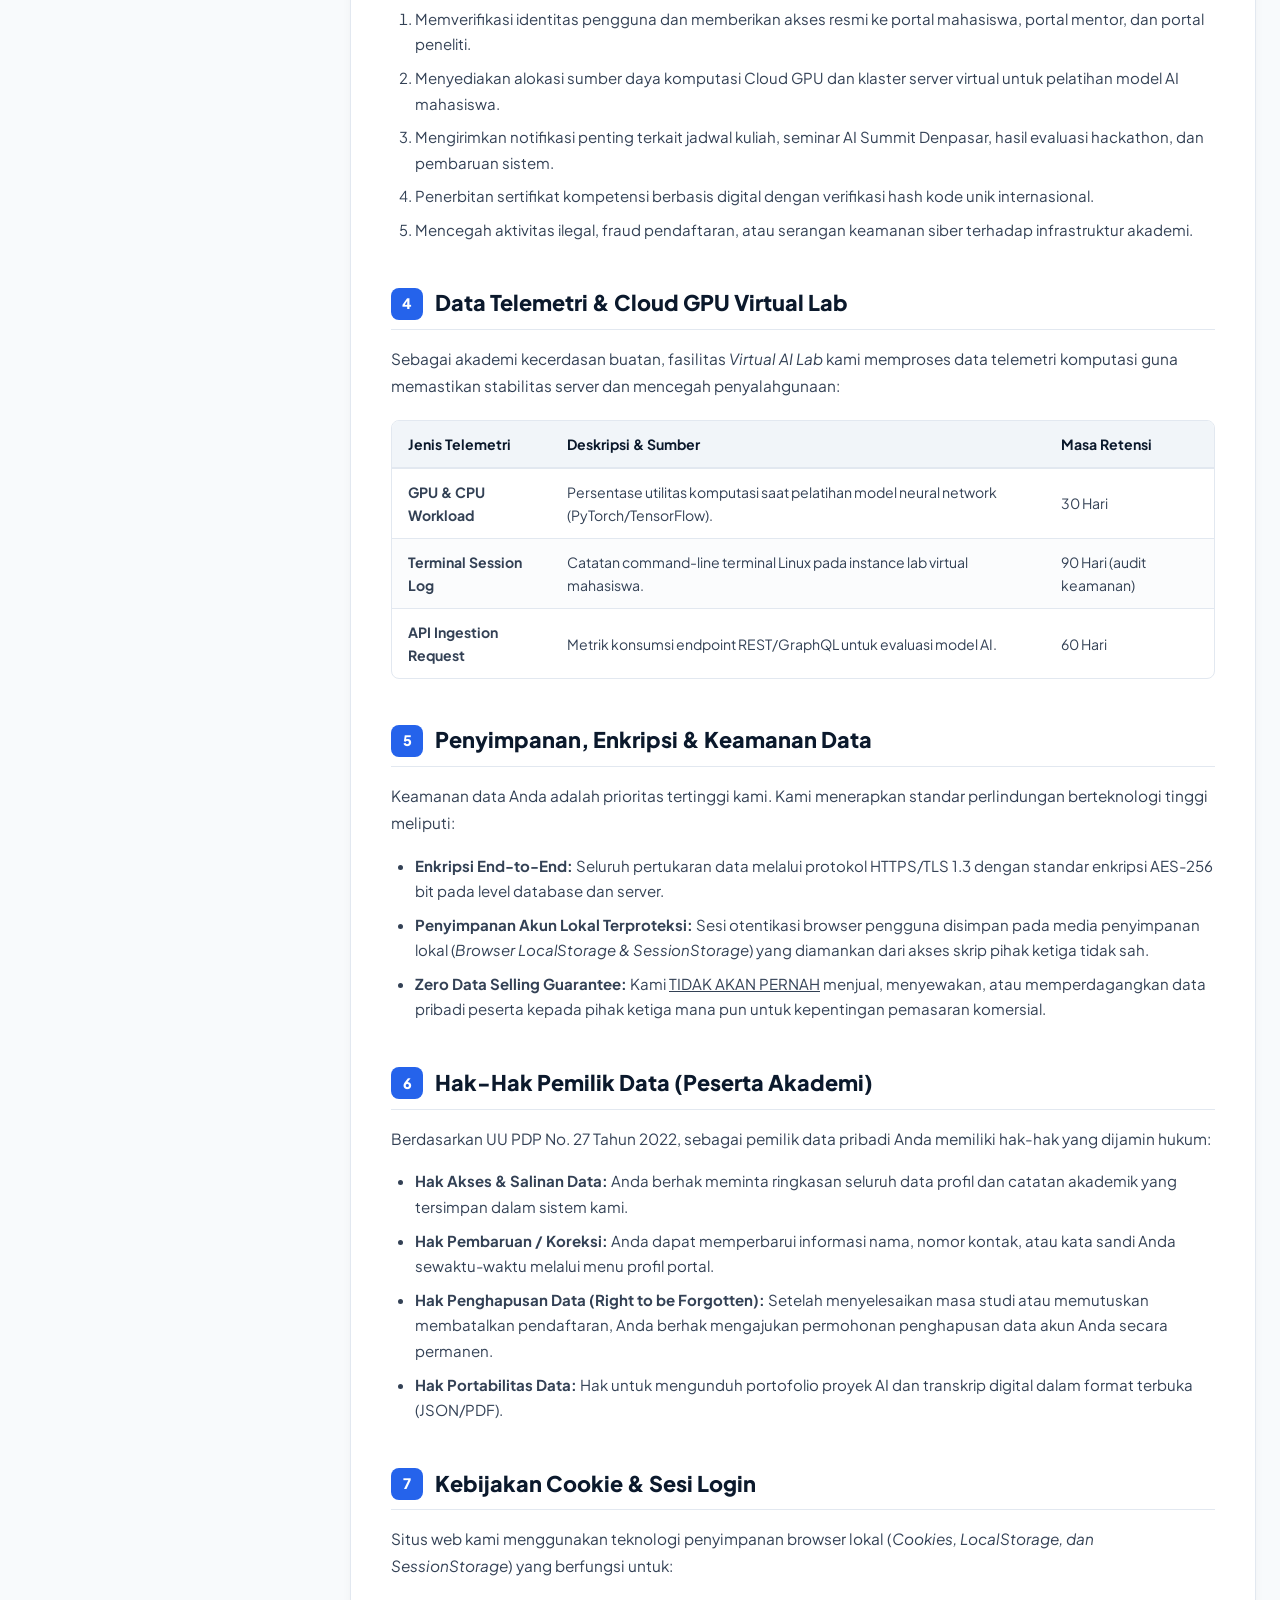
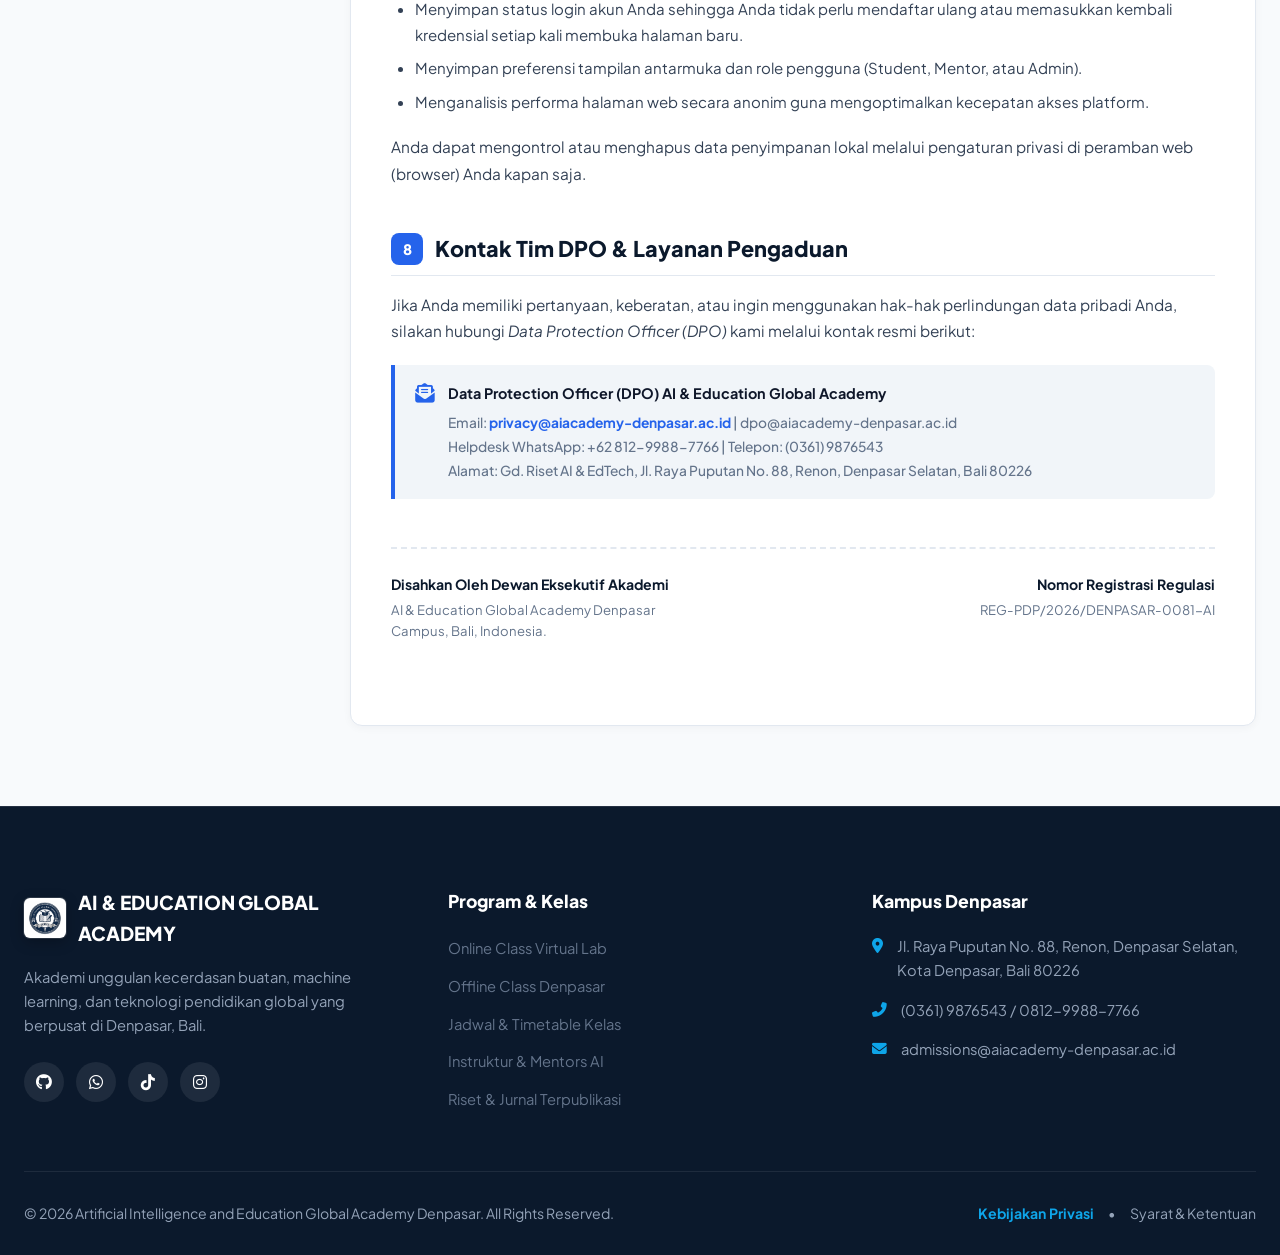
<file: kebijakan-privasi.html>
<!DOCTYPE html>
<html lang="id">
<head>
    <meta charset="UTF-8">
    <meta name="viewport" content="width=device-width, initial-scale=1.0">
    <title>Kebijakan Privasi Data - AI & Education Global Academy Denpasar</title>
    <meta name="description" content="Kebijakan Privasi Resmi Perlindungan Data Pribadi Mahasiswa, Instruktur, dan Pengguna Platform AI & Education Global Academy Denpasar sesuai UU No. 27 Tahun 2022.">
    <!-- Google Fonts -->
    <link rel="preconnect" href="https://fonts.googleapis.com">
    <link rel="preconnect" href="https://fonts.gstatic.com" crossorigin>
    <link href="https://fonts.googleapis.com/css2?family=Plus+Jakarta+Sans:wght@300;400;500;600;700;800&display=swap" rel="stylesheet">
    <!-- Font Awesome CDN -->
    <link rel="stylesheet" href="https://cdnjs.cloudflare.com/ajax/libs/font-awesome/6.5.1/css/all.min.css">
    <link rel="stylesheet" href="style.css">
</head>
<body>

    <!-- Header Navigation (Without Kebijakan Privasi / Syarat Ketentuan in Nav list) -->
    <header class="site-header">
        <div class="navbar-container">
            <a href="index.html" class="brand-logo" id="brandLogo">
                <img src="Img/Logo.png" alt="AI & Education Global Academy Logo" class="brand-logo-img">
                <div class="brand-text">
                    <span class="brand-title">AI & EDUCATION</span>
                    <span class="brand-subtitle">Global Academy Denpasar</span>
                </div>
            </a>

            <nav class="nav-menu" id="navMenu">
                <ul class="nav-list">
                    <li class="nav-item"><a href="index.html" class="nav-link">Home</a></li>
                    
                    <li class="nav-item dropdown">
                        <a href="kelas.html" class="nav-link">Kelas / Programs <i class="fas fa-chevron-down dropdown-icon"></i></a>
                        <ul class="dropdown-menu">
                            <li><a href="kelas.html#online"><i class="fas fa-laptop-code"></i> Online Class <span class="dropdown-tag tag-online">Virtual Lab</span></a></li>
                            <li><a href="kelas.html#offline"><i class="fas fa-building-user"></i> Offline Class <span class="dropdown-tag tag-offline">Denpasar Campus</span></a></li>
                            <li><a href="kelas.html#schedules"><i class="fas fa-calendar-alt"></i> Jadwal Pelajaran / Schedules</a></li>
                        </ul>
                    </li>

                    <li class="nav-item dropdown">
                        <a href="profil.html" class="nav-link">Profil <i class="fas fa-chevron-down dropdown-icon"></i></a>
                        <ul class="dropdown-menu">
                            <li><a href="profil.html#visi-misi"><i class="fas fa-bullseye"></i> Visi & Misi AI Academy</a></li>
                            <li><a href="profil.html#sejarah"><i class="fas fa-landmark"></i> Tentang Kampus Denpasar</a></li>
                            <li><a href="profil.html#dewan-pakar"><i class="fas fa-sitemap"></i> Dewan Pakar & Researchers</a></li>
                            <li><a href="profil.html#fasilitas"><i class="fas fa-server"></i> Fasilitas Supercomputer & Lab</a></li>
                        </ul>
                    </li>

                    <li class="nav-item dropdown">
                        <a href="kemahasiswaan.html" class="nav-link">Kemahasiswaan <i class="fas fa-chevron-down dropdown-icon"></i></a>
                        <ul class="dropdown-menu">
                            <li><a href="kemahasiswaan.html#bem-dpm"><i class="fas fa-landmark"></i> BEM & DPM / MPM</a></li>
                            <li><a href="kemahasiswaan.html#ukm"><i class="fas fa-users"></i> UKM (Unit Kegiatan Mahasiswa)</a></li>
                            <li><a href="kemahasiswaan.html#prestasi"><i class="fas fa-trophy"></i> Prestasi Siswa</a></li>
                            <li><a href="kemahasiswaan.html#beasiswa"><i class="fas fa-graduation-cap"></i> Beasiswa</a></li>
                            <li><a href="kemahasiswaan.html#bk"><i class="fas fa-hands-helping"></i> Bimbingan Konseling</a></li>
                            <li><a href="kemahasiswaan.html#tatatertib"><i class="fas fa-clipboard-list"></i> Tata Tertib</a></li>
                            <li><a href="kemahasiswaan.html#unitproduksi"><i class="fas fa-store"></i> Unit Produksi</a></li>
                        </ul>
                    </li>

                    <li class="nav-item dropdown">
                        <a href="direktori.html" class="nav-link">Direktori <i class="fas fa-chevron-down dropdown-icon"></i></a>
                        <ul class="dropdown-menu">
                            <li><a href="direktori.html#guru"><i class="fas fa-user-tie"></i> Data Instruktur & Mentors</a></li>
                            <li><a href="direktori.html#siswa"><i class="fas fa-user-graduate"></i> Network Peserta / Alumni</a></li>
                            <li><a href="direktori.html#mitra"><i class="fas fa-handshake"></i> Mitra Industri Global</a></li>
                        </ul>
                    </li>

                    <li class="nav-item dropdown">
                        <a href="publikasi.html" class="nav-link">Publikasi <i class="fas fa-chevron-down dropdown-icon"></i></a>
                        <ul class="dropdown-menu">
                            <li><a href="publikasi.html#berita"><i class="fas fa-newspaper"></i> Berita AI & EdTech</a></li>
                            <li><a href="publikasi.html#pengumuman"><i class="fas fa-bullhorn"></i> Seminar & Workshop</a></li>
                            <li><a href="publikasi.html#agenda"><i class="fas fa-calendar-check"></i> Event AI Summit Bali</a></li>
                            <li><a href="publikasi.html#galeri"><i class="fas fa-images"></i> Galeri Hackathon</a></li>
                        </ul>
                    </li>

                    <li class="nav-item dropdown">
                        <a href="pendaftaran.html" class="nav-link">Pendaftaran <i class="fas fa-chevron-down dropdown-icon"></i></a>
                        <ul class="dropdown-menu">
                            <li><a href="pendaftaran.html#info-ppdb"><i class="fas fa-info-circle"></i> Info Penerimaan Peserta</a></li>
                            <li><a href="pendaftaran.html#syarat"><i class="fas fa-file-signature"></i> Syarat & Beasiswa</a></li>
                            <li><a href="pendaftaran.html#alur"><i class="fas fa-route"></i> Alur Pendaftaran Online</a></li>
                        </ul>
                    </li>

                    <li class="nav-item"><a href="contact.html" class="nav-link"><i class="fas fa-headset"></i> Contact & Support</a></li>
                </ul>
            </nav>

            <div class="nav-actions">
                <button class="btn btn-login" id="openLoginBtn">
                    <i class="far fa-user"></i> Portal Student
                </button>
                <button class="btn btn-contact btn-register-nav" id="openRegisterHubBtn">
                    <span>Daftar Akun</span> <i class="fas fa-user-plus"></i>
                </button>
                <button class="hamburger-btn" id="hamburgerBtn" aria-label="Toggle Menu">
                    <i class="fas fa-bars"></i>
                </button>
            </div>
        </div>
    </header>

    <!-- Mobile Drawer Navigation -->
    <div class="mobile-drawer-overlay" id="drawerOverlay"></div>
    <div class="mobile-drawer" id="mobileDrawer">
        <div class="drawer-header">
            <div class="drawer-brand" style="display: flex; align-items: center; gap: 10px;">
                <img src="Img/Logo.png" alt="AI Academy Logo" class="brand-logo-img" style="height: 38px;">
                <div>
                    <span class="brand-title" style="display: block; font-size: 0.95rem;">AI & EDUCATION</span>
                    <span class="brand-subtitle" style="font-size: 0.75rem;">Global Academy</span>
                </div>
            </div>
            <button class="drawer-close" id="drawerClose">&times;</button>
        </div>
        <div class="drawer-content" id="mobileDrawerContent"></div>
    </div>

    <!-- Page Hero Banner -->
    <section class="page-hero">
        <div class="section-container">
            <div class="welcome-pill" style="margin: 0 auto 16px auto;">
                <i class="fas fa-user-shield"></i>
                <span class="pill-text">Data Privacy & Protection Policy</span>
            </div>
            <h1 class="page-hero-title">Kebijakan Privasi & Perlindungan Data</h1>
            <p class="page-hero-subtitle">Komitmen transparansi, kerahasiaan, dan keamanan tata kelola data pribadi peserta, dosen, dan peneliti di AI & Education Global Academy Denpasar sesuai UU PDP No. 27/2022.</p>
            <div class="breadcrumb-trail">
                <a href="index.html">Home</a>
                <i class="fas fa-chevron-right"></i>
                <span>Kebijakan Privasi</span>
            </div>
        </div>
    </section>

    <!-- Legal Policy Main Container -->
    <main class="legal-wrapper">
        <div class="section-container">
            <div class="legal-grid">

                <!-- Table of Contents Sticky Sidebar -->
                <aside class="legal-toc-card">
                    <div class="legal-toc-header">
                        <i class="fas fa-list-ul"></i>
                        <span>Daftar Isi Kebijakan</span>
                    </div>
                    <ul class="legal-toc-list">
                        <li>
                            <a href="#sec-1" class="legal-toc-link active">
                                <span class="toc-num">1</span>
                                <span>Ruang Lingkup & Dasar Hukum</span>
                            </a>
                        </li>
                        <li>
                            <a href="#sec-2" class="legal-toc-link">
                                <span class="toc-num">2</span>
                                <span>Data yang Kami Kumpulkan</span>
                            </a>
                        </li>
                        <li>
                            <a href="#sec-3" class="legal-toc-link">
                                <span class="toc-num">3</span>
                                <span>Tujuan Pemrosesan Data</span>
                            </a>
                        </li>
                        <li>
                            <a href="#sec-4" class="legal-toc-link">
                                <span class="toc-num">4</span>
                                <span>Data Telemetri & Cloud GPU Lab</span>
                            </a>
                        </li>
                        <li>
                            <a href="#sec-5" class="legal-toc-link">
                                <span class="toc-num">5</span>
                                <span>Penyimpanan, Enkripsi & Keamanan</span>
                            </a>
                        </li>
                        <li>
                            <a href="#sec-6" class="legal-toc-link">
                                <span class="toc-num">6</span>
                                <span>Hak Pemilik Data (Mahasiswa)</span>
                            </a>
                        </li>
                        <li>
                            <a href="#sec-7" class="legal-toc-link">
                                <span class="toc-num">7</span>
                                <span>Kebijakan Cookie & Sesi Login</span>
                            </a>
                        </li>
                        <li>
                            <a href="#sec-8" class="legal-toc-link">
                                <span class="toc-num">8</span>
                                <span>Kontak Tim DPO & Pengaduan</span>
                            </a>
                        </li>
                    </ul>

                    <div class="legal-toc-help">
                        <i class="fas fa-question-circle" style="color: var(--primary-blue); font-size: 1.2rem; margin-bottom: 6px; display: block;"></i>
                        <span>Ada pertanyaan mengenai privasi data akun Anda?</span>
                        <a href="contact.html"><i class="fas fa-headset"></i> Hubungi Helpdesk DPO</a>
                    </div>
                </aside>

                <!-- Document Main Body -->
                <article class="legal-main-content">
                    
                    <div class="legal-doc-header">
                        <span class="legal-doc-badge"><i class="fas fa-shield-alt"></i> Dokumen Resmi Hukum Akademi</span>
                        <h2 class="legal-doc-title">Kebijakan Privasi Perlindungan Data Pribadi</h2>
                        <div class="legal-meta-bar">
                            <div class="legal-meta-item">
                                <i class="far fa-calendar-alt"></i>
                                <span>Berlaku Efektif: 1 Januari 2026</span>
                            </div>
                            <div class="legal-meta-item">
                                <i class="fas fa-history"></i>
                                <span>Pembaruan Terakhir: 1 September 2026</span>
                            </div>
                            <div class="legal-meta-item">
                                <i class="fas fa-stamp"></i>
                                <span>Versi: 2.4.0 (UU PDP Compliance)</span>
                            </div>
                        </div>
                    </div>

                    <!-- Section 1 -->
                    <section id="sec-1" class="legal-section">
                        <h3 class="legal-section-heading">
                            <span class="section-index">1</span>
                            Ruang Lingkup & Dasar Hukum
                        </h3>
                        <p>
                            Kebijakan Privasi ini mengatur bagaimana <strong>AI & Education Global Academy Denpasar</strong> (selanjutnya disebut "Akademi", "Kami", atau "Lembaga") mengumpulkan, mengelola, memproses, menyimpan, dan melindungi Data Pribadi setiap individu yang mendaftar, mengakses situs web, menggunakan sistem Learning Management System (LMS), serta memanfaatkan fasilitas <em>Supercomputer Virtual Lab</em>.
                        </p>
                        <p>
                            Kebijakan ini disusun dengan mematuhi secara ketat ketentuan <strong>Undang-Undang Republik Indonesia Nomor 27 Tahun 2022 tentang Perlindungan Data Pribadi (UU PDP)</strong> serta standar keamanan siber internasional untuk lembaga pendidikan tinggi dan teknologi AI.
                        </p>
                        <div class="legal-callout-box">
                            <i class="fas fa-info-circle"></i>
                            <p>Dengan membuat akun, mengakses materi perkuliahan, atau menggunakan layanan komputasi akademi, Anda menyatakan telah membaca, memahami, dan menyetujui seluruh ketentuan dalam Kebijakan Privasi ini.</p>
                        </div>
                    </section>

                    <!-- Section 2 -->
                    <section id="sec-2" class="legal-section">
                        <h3 class="legal-section-heading">
                            <span class="section-index">2</span>
                            Data yang Kami Kumpulkan
                        </h3>
                        <p>Kami mengumpulkan data yang relevan dan dibutuhkan secara proporsional untuk keperluan akademik, sertifikasi, dan administrasi operasional kampus:</p>
                        <ul>
                            <li><strong>Informasi Identitas & Kontak:</strong> Nama lengkap beserta gelar, alamat surel (email), nomor WhatsApp/HP aktif, username akun, foto profil/avatar, dan identitas tanda pengenal (KTP/KTM/Paspor jika mendaftar beasiswa reguler).</li>
                            <li><strong>Data Akademik & Pembelajaran:</strong> Program kelas yang diikuti (Online Virtual Lab atau Offline Denpasar Campus), rekam presensi, progres modul AI, submission tugas/proyek, repositori kode, dan transkrip sertifikat kelulusan.</li>
                            <li><strong>Data Autentikasi:</strong> Kredensial akun terenkripsi (hash kata sandi), riwayat sesi login, token otentikasi browser (localStorage & session tokens), dan alamat IP saat mengakses portal.</li>
                        </ul>
                    </section>

                    <!-- Section 3 -->
                    <section id="sec-3" class="legal-section">
                        <h3 class="legal-section-heading">
                            <span class="section-index">3</span>
                            Tujuan Pemrosesan Data Pribadi
                        </h3>
                        <p>Data pribadi yang Kami peroleh digunakan secara eksklusif untuk tujuan-tujuan berikut:</p>
                        <ol>
                            <li>Memverifikasi identitas pengguna dan memberikan akses resmi ke portal mahasiswa, portal mentor, dan portal peneliti.</li>
                            <li>Menyediakan alokasi sumber daya komputasi Cloud GPU dan klaster server virtual untuk pelatihan model AI mahasiswa.</li>
                            <li>Mengirimkan notifikasi penting terkait jadwal kuliah, seminar AI Summit Denpasar, hasil evaluasi hackathon, dan pembaruan sistem.</li>
                            <li>Penerbitan sertifikat kompetensi berbasis digital dengan verifikasi hash kode unik internasional.</li>
                            <li>Mencegah aktivitas ilegal, fraud pendaftaran, atau serangan keamanan siber terhadap infrastruktur akademi.</li>
                        </ol>
                    </section>

                    <!-- Section 4 -->
                    <section id="sec-4" class="legal-section">
                        <h3 class="legal-section-heading">
                            <span class="section-index">4</span>
                            Data Telemetri & Cloud GPU Virtual Lab
                        </h3>
                        <p>
                            Sebagai akademi kecerdasan buatan, fasilitas <em>Virtual AI Lab</em> kami memproses data telemetri komputasi guna memastikan stabilitas server dan mencegah penyalahgunaan:
                        </p>
                        <div class="legal-table-wrapper">
                            <table class="legal-table">
                                <thead>
                                    <tr>
                                        <th>Jenis Telemetri</th>
                                        <th>Deskripsi & Sumber</th>
                                        <th>Masa Retensi</th>
                                    </tr>
                                </thead>
                                <tbody>
                                    <tr>
                                        <td><strong>GPU & CPU Workload</strong></td>
                                        <td>Persentase utilitas komputasi saat pelatihan model neural network (PyTorch/TensorFlow).</td>
                                        <td>30 Hari</td>
                                    </tr>
                                    <tr>
                                        <td><strong>Terminal Session Log</strong></td>
                                        <td>Catatan command-line terminal Linux pada instance lab virtual mahasiswa.</td>
                                        <td>90 Hari (audit keamanan)</td>
                                    </tr>
                                    <tr>
                                        <td><strong>API Ingestion Request</strong></td>
                                        <td>Metrik konsumsi endpoint REST/GraphQL untuk evaluasi model AI.</td>
                                        <td>60 Hari</td>
                                    </tr>
                                </tbody>
                            </table>
                        </div>
                    </section>

                    <!-- Section 5 -->
                    <section id="sec-5" class="legal-section">
                        <h3 class="legal-section-heading">
                            <span class="section-index">5</span>
                            Penyimpanan, Enkripsi & Keamanan Data
                        </h3>
                        <p>
                            Keamanan data Anda adalah prioritas tertinggi kami. Kami menerapkan standar perlindungan berteknologi tinggi meliputi:
                        </p>
                        <ul>
                            <li><strong>Enkripsi End-to-End:</strong> Seluruh pertukaran data melalui protokol HTTPS/TLS 1.3 dengan standar enkripsi AES-256 bit pada level database dan server.</li>
                            <li><strong>Penyimpanan Akun Lokal Terproteksi:</strong> Sesi otentikasi browser pengguna disimpan pada media penyimpanan lokal (<em>Browser LocalStorage & SessionStorage</em>) yang diamankan dari akses skrip pihak ketiga tidak sah.</li>
                            <li><strong>Zero Data Selling Guarantee:</strong> Kami <u>TIDAK AKAN PERNAH</u> menjual, menyewakan, atau memperdagangkan data pribadi peserta kepada pihak ketiga mana pun untuk kepentingan pemasaran komersial.</li>
                        </ul>
                    </section>

                    <!-- Section 6 -->
                    <section id="sec-6" class="legal-section">
                        <h3 class="legal-section-heading">
                            <span class="section-index">6</span>
                            Hak-Hak Pemilik Data (Peserta Akademi)
                        </h3>
                        <p>Berdasarkan UU PDP No. 27 Tahun 2022, sebagai pemilik data pribadi Anda memiliki hak-hak yang dijamin hukum:</p>
                        <ul>
                            <li><strong>Hak Akses & Salinan Data:</strong> Anda berhak meminta ringkasan seluruh data profil dan catatan akademik yang tersimpan dalam sistem kami.</li>
                            <li><strong>Hak Pembaruan / Koreksi:</strong> Anda dapat memperbarui informasi nama, nomor kontak, atau kata sandi Anda sewaktu-waktu melalui menu profil portal.</li>
                            <li><strong>Hak Penghapusan Data (Right to be Forgotten):</strong> Setelah menyelesaikan masa studi atau memutuskan membatalkan pendaftaran, Anda berhak mengajukan permohonan penghapusan data akun Anda secara permanen.</li>
                            <li><strong>Hak Portabilitas Data:</strong> Hak untuk mengunduh portofolio proyek AI dan transkrip digital dalam format terbuka (JSON/PDF).</li>
                        </ul>
                    </section>

                    <!-- Section 7 -->
                    <section id="sec-7" class="legal-section">
                        <h3 class="legal-section-heading">
                            <span class="section-index">7</span>
                            Kebijakan Cookie & Sesi Login
                        </h3>
                        <p>
                            Situs web kami menggunakan teknologi penyimpanan browser lokal (<em>Cookies, LocalStorage, dan SessionStorage</em>) yang berfungsi untuk:
                        </p>
                        <ul>
                            <li>Menyimpan status login akun Anda sehingga Anda tidak perlu mendaftar ulang atau memasukkan kembali kredensial setiap kali membuka halaman baru.</li>
                            <li>Menyimpan preferensi tampilan antarmuka dan role pengguna (Student, Mentor, atau Admin).</li>
                            <li>Menganalisis performa halaman web secara anonim guna mengoptimalkan kecepatan akses platform.</li>
                        </ul>
                        <p>Anda dapat mengontrol atau menghapus data penyimpanan lokal melalui pengaturan privasi di peramban web (browser) Anda kapan saja.</p>
                    </section>

                    <!-- Section 8 -->
                    <section id="sec-8" class="legal-section">
                        <h3 class="legal-section-heading">
                            <span class="section-index">8</span>
                            Kontak Tim DPO & Layanan Pengaduan
                        </h3>
                        <p>
                            Jika Anda memiliki pertanyaan, keberatan, atau ingin menggunakan hak-hak perlindungan data pribadi Anda, silakan hubungi <em>Data Protection Officer (DPO)</em> kami melalui kontak resmi berikut:
                        </p>
                        <div class="legal-callout-box">
                            <i class="fas fa-envelope-open-text"></i>
                            <div>
                                <p><strong>Data Protection Officer (DPO) AI & Education Global Academy</strong></p>
                                <p style="font-size: 0.86rem; color: var(--text-muted); margin-top: 4px;">
                                    Email: <a href="mailto:privacy@aiacademy-denpasar.ac.id" style="color: var(--primary-blue); font-weight: 700;">privacy@aiacademy-denpasar.ac.id</a> | dpo@aiacademy-denpasar.ac.id<br>
                                    Helpdesk WhatsApp: +62 812-9988-7766 | Telepon: (0361) 9876543<br>
                                    Alamat: Gd. Riset AI & EdTech, Jl. Raya Puputan No. 88, Renon, Denpasar Selatan, Bali 80226
                                </p>
                            </div>
                        </div>

                        <div class="legal-footer-signature">
                            <div class="legal-signature-box">
                                <div class="legal-signature-title">Disahkan Oleh Dewan Eksekutif Akademi</div>
                                <div class="legal-signature-desc">AI & Education Global Academy Denpasar Campus, Bali, Indonesia.</div>
                            </div>
                            <div class="legal-signature-box" style="text-align: right;">
                                <div class="legal-signature-title">Nomor Registrasi Regulasi</div>
                                <div class="legal-signature-desc">REG-PDP/2026/DENPASAR-0081-AI</div>
                            </div>
                        </div>
                    </section>

                </article>

            </div>
        </div>
    </main>

    <!-- Footer Section -->
    <footer class="site-footer">
        <div class="section-container">
            <div class="footer-grid">
                <div class="footer-brand-col">
                    <div class="footer-logo">
                        <img src="Img/Logo.png" alt="AI & Education Logo" class="brand-logo-img" style="height: 40px;">
                        <span>AI & EDUCATION GLOBAL ACADEMY</span>
                    </div>
                    <p class="footer-desc">
                        Akademi unggulan kecerdasan buatan, machine learning, dan teknologi pendidikan global yang berpusat di Denpasar, Bali.
                    </p>
                    <div class="social-links">
                        <a href="https://github.com/gusmang-coder" target="_blank" rel="noopener noreferrer" aria-label="GitHub"><i class="fab fa-github"></i></a>
                        <a href="https://wa.me/6281932788177" target="_blank" rel="noopener noreferrer" aria-label="WhatsApp"><i class="fab fa-whatsapp"></i></a>
                        <a href="https://www.tiktok.com/@itsbrodamnbruh?_r=1&_t=ZS-99PWqkb6e4G" target="_blank" rel="noopener noreferrer" aria-label="TikTok"><i class="fab fa-tiktok"></i></a>
                        <a href="https://www.instagram.com/mikeythefemboy5?igsi=emJxd2kyZnk3MDl4&utm_source=qr" target="_blank" rel="noopener noreferrer" aria-label="Instagram"><i class="fab fa-instagram"></i></a>
                    </div>
                </div>

                <div class="footer-links-col">
                    <h4 class="footer-heading">Program & Kelas</h4>
                    <ul class="footer-menu">
                        <li><a href="kelas.html#online">Online Class Virtual Lab</a></li>
                        <li><a href="kelas.html#offline">Offline Class Denpasar</a></li>
                        <li><a href="kelas.html#schedules">Jadwal & Timetable Kelas</a></li>
                        <li><a href="direktori.html#guru">Instruktur & Mentors AI</a></li>
                        <li><a href="publikasi.html#berita">Riset & Jurnal Terpublikasi</a></li>
                    </ul>
                </div>

                <div class="footer-contact-col">
                    <h4 class="footer-heading">Kampus Denpasar</h4>
                    <ul class="contact-info-list">
                        <li>
                            <i class="fas fa-map-marker-alt"></i>
                            <span>Jl. Raya Puputan No. 88, Renon, Denpasar Selatan, Kota Denpasar, Bali 80226</span>
                        </li>
                        <li>
                            <i class="fas fa-phone-alt"></i>
                            <span>(0361) 9876543 / 0812-9988-7766</span>
                        </li>
                        <li>
                            <i class="fas fa-envelope"></i>
                            <span>admissions@aiacademy-denpasar.ac.id</span>
                        </li>
                    </ul>
                </div>
            </div>

            <div class="footer-bottom">
                <p>&copy; 2026 Artificial Intelligence and Education Global Academy Denpasar. All Rights Reserved.</p>
                <div class="footer-bottom-links">
                    <a href="kebijakan-privasi.html" style="color: var(--accent-cyan); font-weight: 700;">Kebijakan Privasi</a>
                    <span class="dot">•</span>
                    <a href="syarat-ketentuan.html">Syarat & Ketentuan</a>
                </div>
            </div>
        </div>
    </footer>

    <!-- Login Modal -->
    <div class="modal-backdrop" id="loginModal">
        <div class="modal-card">
            <div class="modal-header">
                <h3><i class="fas fa-user-lock"></i> Portal AI Academy Student & Faculty</h3>
                <button class="modal-close" id="loginClose">&times;</button>
            </div>
            <div class="modal-body">
                <!-- 1-Click Demo Login in Modal -->
                <div style="background: rgba(14, 165, 233, 0.08); border: 1px dashed rgba(14, 165, 233, 0.35); border-radius: var(--radius-sm); padding: 10px 12px; margin-bottom: 16px;">
                    <div style="font-size: 0.76rem; font-weight: 800; color: var(--primary-blue); margin-bottom: 6px; display: flex; align-items: center; justify-content: space-between;">
                        <span><i class="fas fa-magic"></i> Akun Demo Cepat (1-Klik):</span>
                        <span style="color: var(--text-muted); font-weight: 500;">Pilih untuk isi otomatis</span>
                    </div>
                    <div style="display: flex; gap: 6px; flex-wrap: wrap;">
                        <button type="button" class="demo-chip-btn" data-demo="student" style="flex:1; padding: 6px 10px; font-size: 0.76rem; color: var(--primary-dark); background: #fff; border: 1px solid var(--border-color);">
                            <span><i class="fas fa-user-graduate" style="color:var(--primary-blue);"></i> Student</span>
                        </button>
                        <button type="button" class="demo-chip-btn" data-demo="mentor" style="flex:1; padding: 6px 10px; font-size: 0.76rem; color: var(--primary-dark); background: #fff; border: 1px solid var(--border-color);">
                            <span><i class="fas fa-chalkboard-teacher" style="color:#6366F1;"></i> Mentor</span>
                        </button>
                        <button type="button" class="demo-chip-btn" data-demo="admin" style="flex:1; padding: 6px 10px; font-size: 0.76rem; color: var(--primary-dark); background: #fff; border: 1px solid var(--border-color);">
                            <span><i class="fas fa-user-shield" style="color:#10B981;"></i> Admin</span>
                        </button>
                    </div>
                </div>

                <form id="loginForm">
                    <div class="form-group">
                        <label for="username">Email / Student ID / NIP</label>
                        <div class="input-with-icon">
                            <i class="fas fa-envelope"></i>
                            <input type="text" id="username" placeholder="Masukkan ID atau Email Akademi" required>
                        </div>
                    </div>
                    <div class="form-group">
                        <label for="password">Kata Sandi</label>
                        <div class="input-with-icon input-password-wrapper">
                            <i class="fas fa-lock"></i>
                            <input type="password" id="password" placeholder="Masukkan Kata Sandi" required>
                            <button type="button" class="toggle-password-btn" title="Lihat Kata Sandi">
                                <i class="fas fa-eye"></i>
                            </button>
                        </div>
                    </div>
                    <div class="form-group">
                        <label for="userRole">Akses Sistem</label>
                        <div class="input-with-icon">
                            <i class="fas fa-user-tag"></i>
                            <select id="userRole">
                                <option value="student">Student / Online Class Participant</option>
                                <option value="mentor">AI Mentor / Faculty Instructor</option>
                                <option value="admin">Administrator / Research Director</option>
                            </select>
                        </div>
                    </div>
                    <button type="submit" class="btn btn-block btn-search" style="background: linear-gradient(135deg, var(--primary-blue) 0%, #1D4ED8 100%); color:#fff; font-weight:700; padding:12px; border-radius: var(--radius-sm);">
                        <span>Masuk Portal Akademi</span>
                        <i class="fas fa-arrow-right" style="margin-left: 6px;"></i>
                    </button>
                    <div class="modal-footer-links" style="margin-top: 16px; text-align: center; font-size: 0.88rem; color: var(--text-muted);">
                        <span>Belum punya akun? <a href="register.html" style="color: var(--primary-blue); font-weight: 700;">Daftar Sekarang</a> atau buka <a href="login.html" style="color: var(--primary-blue); font-weight: 700;">Portal Login Penuh</a></span>
                    </div>
                </form>
            </div>
        </div>
    </div>

    <!-- Contact / Enrollment Modal -->
    <div class="modal-backdrop" id="contactModal">
        <div class="modal-card">
            <div class="modal-header">
                <h3><i class="fas fa-paper-plane"></i> Form Pendaftaran & Informasi Kelas</h3>
                <button class="modal-close" id="contactClose">&times;</button>
            </div>
            <div class="modal-body">
                <form id="contactForm">
                    <div class="form-group">
                        <label for="contactName">Nama Lengkap</label>
                        <input type="text" id="contactName" placeholder="Nama Anda" required class="form-control">
                    </div>
                    <div class="form-group">
                        <label for="contactEmail">Email & WhatsApp</label>
                        <input type="text" id="contactEmail" placeholder="Email / Kontak WA Active" required class="form-control">
                    </div>
                    <div class="form-group">
                        <label for="contactMessage">Program & Jadwal Yang Diminati</label>
                        <textarea id="contactMessage" rows="4" placeholder="Sebutkan minat Kelas Online / Offline atau pertanyaan Anda..." required class="form-control"></textarea>
                    </div>
                    <button type="submit" class="btn btn-block btn-search">Kirim Pendaftaran</button>
                </form>
            </div>
        </div>
    </div>

    <script src="script.js"></script>
</body>
</html>
</file>
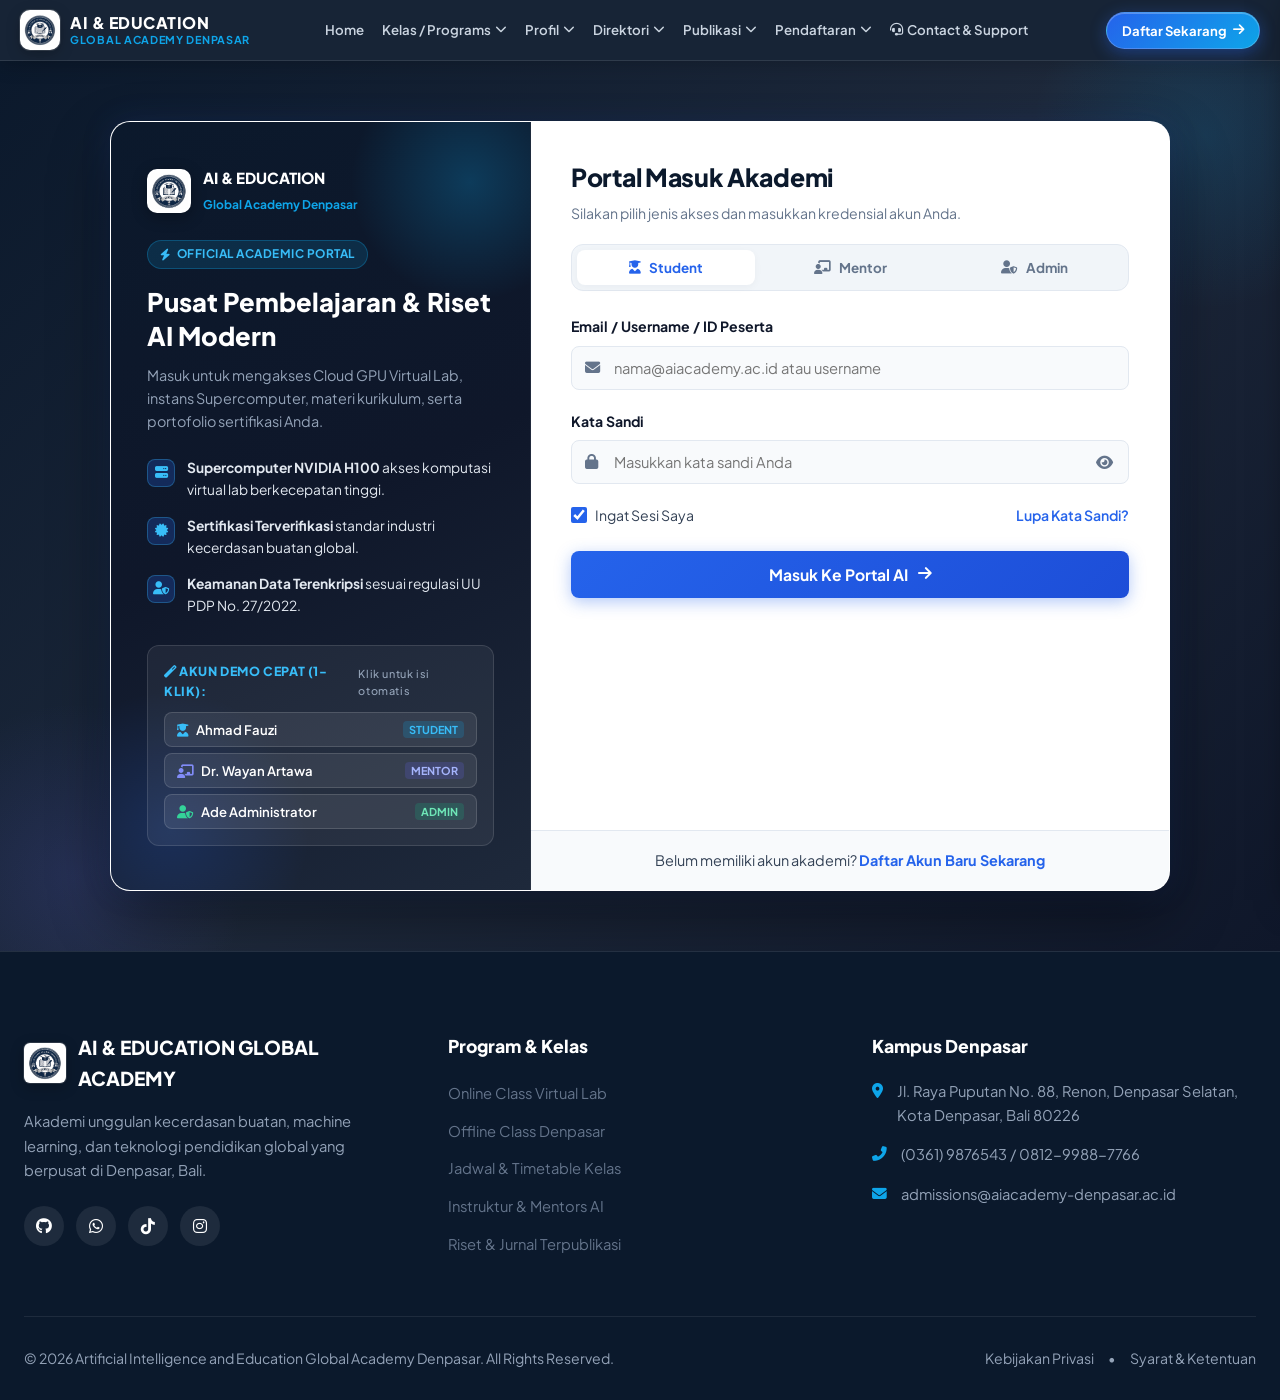
<file: login.html>
<!DOCTYPE html>
<html lang="id">
<head>
    <meta charset="UTF-8">
    <meta name="viewport" content="width=device-width, initial-scale=1.0">
    <title>Login Portal - Artificial Intelligence & Education Global Academy Denpasar</title>
    <meta name="description" content="Portal Masuk Resmi AI & Education Global Academy Denpasar untuk Mahasiswa, Mentors, dan Pengelola Akademik.">
    <!-- Google Fonts -->
    <link rel="preconnect" href="https://fonts.googleapis.com">
    <link rel="preconnect" href="https://fonts.gstatic.com" crossorigin>
    <link href="https://fonts.googleapis.com/css2?family=Plus+Jakarta+Sans:wght@300;400;500;600;700;800&display=swap" rel="stylesheet">
    <!-- Font Awesome Icons CDN -->
    <link rel="stylesheet" href="https://cdnjs.cloudflare.com/ajax/libs/font-awesome/6.5.1/css/all.min.css">
    <link rel="stylesheet" href="style.css">
</head>
<body>

    <!-- Header Navigation -->
    <header class="site-header">
        <div class="navbar-container">
            <a href="index.html" class="brand-logo" id="brandLogo">
                <img src="Img/Logo.png" alt="AI & Education Global Academy Logo" class="brand-logo-img">
                <div class="brand-text">
                    <span class="brand-title">AI & EDUCATION</span>
                    <span class="brand-subtitle">Global Academy Denpasar</span>
                </div>
            </a>

            <nav class="nav-menu" id="navMenu">
                <ul class="nav-list">
                    <li class="nav-item"><a href="index.html" class="nav-link">Home</a></li>
                    
                    <li class="nav-item dropdown">
                        <a href="kelas.html" class="nav-link">Kelas / Programs <i class="fas fa-chevron-down dropdown-icon"></i></a>
                        <ul class="dropdown-menu">
                            <li><a href="kelas.html#online"><i class="fas fa-laptop-code"></i> Online Class <span class="dropdown-tag tag-online">Virtual Lab</span></a></li>
                            <li><a href="kelas.html#offline"><i class="fas fa-building-user"></i> Offline Class <span class="dropdown-tag tag-offline">Denpasar Campus</span></a></li>
                            <li><a href="kelas.html#schedules"><i class="fas fa-calendar-alt"></i> Jadwal Pelajaran / Schedules</a></li>
                        </ul>
                    </li>

                    <li class="nav-item dropdown">
                        <a href="profil.html" class="nav-link">Profil <i class="fas fa-chevron-down dropdown-icon"></i></a>
                        <ul class="dropdown-menu">
                            <li><a href="profil.html#visi-misi"><i class="fas fa-bullseye"></i> Visi & Misi AI Academy</a></li>
                            <li><a href="profil.html#sejarah"><i class="fas fa-landmark"></i> Tentang Kampus Denpasar</a></li>
                            <li><a href="profil.html#dewan-pakar"><i class="fas fa-sitemap"></i> Dewan Pakar & Researchers</a></li>
                            <li><a href="profil.html#fasilitas"><i class="fas fa-server"></i> Fasilitas Supercomputer & Lab</a></li>
                        </ul>
                    </li>

                    <li class="nav-item dropdown">
                        <a href="direktori.html" class="nav-link">Direktori <i class="fas fa-chevron-down dropdown-icon"></i></a>
                        <ul class="dropdown-menu">
                            <li><a href="direktori.html#guru"><i class="fas fa-user-tie"></i> Data Instruktur & Mentors</a></li>
                            <li><a href="direktori.html#siswa"><i class="fas fa-user-graduate"></i> Network Peserta / Alumni</a></li>
                            <li><a href="direktori.html#mitra"><i class="fas fa-handshake"></i> Mitra Industri Global</a></li>
                        </ul>
                    </li>

                    <li class="nav-item dropdown">
                        <a href="publikasi.html" class="nav-link">Publikasi <i class="fas fa-chevron-down dropdown-icon"></i></a>
                        <ul class="dropdown-menu">
                            <li><a href="publikasi.html#berita"><i class="fas fa-newspaper"></i> Berita AI & EdTech</a></li>
                            <li><a href="publikasi.html#pengumuman"><i class="fas fa-bullhorn"></i> Seminar & Workshop</a></li>
                            <li><a href="publikasi.html#agenda"><i class="fas fa-calendar-check"></i> Event AI Summit Bali</a></li>
                            <li><a href="publikasi.html#galeri"><i class="fas fa-images"></i> Galeri Hackathon</a></li>
                        </ul>
                    </li>

                    <li class="nav-item dropdown">
                        <a href="pendaftaran.html" class="nav-link">Pendaftaran <i class="fas fa-chevron-down dropdown-icon"></i></a>
                        <ul class="dropdown-menu">
                            <li><a href="pendaftaran.html#info-ppdb"><i class="fas fa-info-circle"></i> Info Penerimaan Peserta</a></li>
                            <li><a href="pendaftaran.html#syarat"><i class="fas fa-file-signature"></i> Syarat & Beasiswa</a></li>
                            <li><a href="pendaftaran.html#alur"><i class="fas fa-route"></i> Alur Pendaftaran Online</a></li>
                        </ul>
                    </li>

                    <li class="nav-item"><a href="contact.html" class="nav-link"><i class="fas fa-headset"></i> Contact & Support</a></li>
                </ul>
            </nav>

            <div class="nav-actions">
                <a href="register.html" class="btn btn-register-nav">
                    <span>Daftar Sekarang</span>
                    <i class="fas fa-arrow-right"></i>
                </a>
            </div>

            <button class="hamburger-btn" id="hamburgerBtn" aria-label="Toggle Mobile Menu">
                <i class="fas fa-bars"></i>
            </button>
        </div>
    </header>

    <!-- Main Login Split Container -->
    <main class="auth-wrapper">
        <div class="auth-container">
            <div class="auth-split-card">
                
                <!-- Left Showcase Panel -->
                <div class="auth-showcase-panel">
                    <div class="auth-showcase-header">
                        <div class="auth-showcase-brand">
                            <img src="Img/Logo.png" alt="AI Academy Logo" class="auth-showcase-logo">
                            <div>
                                <span style="font-size: 0.95rem; font-weight: 800; display: block; color: #FFFFFF;">AI & EDUCATION</span>
                                <span style="font-size: 0.75rem; color: var(--accent-cyan); font-weight: 700;">Global Academy Denpasar</span>
                            </div>
                        </div>

                        <span class="auth-showcase-badge"><i class="fas fa-bolt"></i> Official Academic Portal</span>
                        <h1 class="auth-showcase-title">Pusat Pembelajaran & Riset AI Modern</h1>
                        <p class="auth-showcase-desc">
                            Masuk untuk mengakses Cloud GPU Virtual Lab, instans Supercomputer, materi kurikulum, serta portofolio sertifikasi Anda.
                        </p>

                        <ul class="auth-perks-list">
                            <li class="auth-perk-item">
                                <div class="auth-perk-icon"><i class="fas fa-server"></i></div>
                                <span><strong>Supercomputer NVIDIA H100</strong> akses komputasi virtual lab berkecepatan tinggi.</span>
                            </li>
                            <li class="auth-perk-item">
                                <div class="auth-perk-icon"><i class="fas fa-certificate"></i></div>
                                <span><strong>Sertifikasi Terverifikasi</strong> standar industri kecerdasan buatan global.</span>
                            </li>
                            <li class="auth-perk-item">
                                <div class="auth-perk-icon"><i class="fas fa-user-shield"></i></div>
                                <span><strong>Keamanan Data Terenkripsi</strong> sesuai regulasi UU PDP No. 27/2022.</span>
                            </li>
                        </ul>
                    </div>

                    <!-- 1-Click Quick Demo Accounts Box -->
                    <div class="auth-demo-widget">
                        <div class="auth-demo-widget-title">
                            <span><i class="fas fa-magic"></i> Akun Demo Cepat (1-Klik):</span>
                            <span style="font-size: 0.68rem; color: #94A3B8; text-transform: none; font-weight: 500;">Klik untuk isi otomatis</span>
                        </div>
                        <div class="demo-chips-grid">
                            <button type="button" class="demo-chip-btn" data-demo="student">
                                <span><i class="fas fa-user-graduate" style="color:#38BDF8; margin-right: 6px;"></i> Ahmad Fauzi</span>
                                <span class="demo-chip-role">Student</span>
                            </button>
                            <button type="button" class="demo-chip-btn" data-demo="mentor">
                                <span><i class="fas fa-chalkboard-teacher" style="color:#818CF8; margin-right: 6px;"></i> Dr. Wayan Artawa</span>
                                <span class="demo-chip-role" style="background: rgba(99, 102, 241, 0.2); color:#A5B4FC;">Mentor</span>
                            </button>
                            <button type="button" class="demo-chip-btn" data-demo="admin">
                                <span><i class="fas fa-user-shield" style="color:#34D399; margin-right: 6px;"></i> Ade Administrator</span>
                                <span class="demo-chip-role" style="background: rgba(16, 185, 129, 0.2); color:#6EE7B7;">Admin</span>
                            </button>
                        </div>
                    </div>
                </div>

                <!-- Right Form Panel -->
                <div class="auth-form-panel">
                    <div>
                        <div class="auth-form-header">
                            <h2>Portal Masuk Akademi</h2>
                            <p>Silakan pilih jenis akses dan masukkan kredensial akun Anda.</p>
                        </div>

                        <!-- Role Selector Tabs -->
                        <div class="auth-role-tabs">
                            <button type="button" class="role-tab-btn active" data-role="student">
                                <i class="fas fa-user-graduate"></i> Student
                            </button>
                            <button type="button" class="role-tab-btn" data-role="mentor">
                                <i class="fas fa-chalkboard-teacher"></i> Mentor
                            </button>
                            <button type="button" class="role-tab-btn" data-role="admin">
                                <i class="fas fa-user-shield"></i> Admin
                            </button>
                        </div>

                        <!-- Form Body -->
                        <div class="auth-body">
                            <form id="standaloneLoginForm" action="login.php" method="POST">
                                <input type="hidden" name="user_role" id="userRoleInput" value="student">

                                <!-- Email / Username Field -->
                                <div class="form-group">
                                    <label for="loginUsername">Email / Username / ID Peserta</label>
                                    <div class="input-with-icon">
                                        <i class="fas fa-envelope"></i>
                                        <input type="text" name="username_email" id="loginUsername" placeholder="nama@aiacademy.ac.id atau username" required autocomplete="username">
                                    </div>
                                </div>

                                <!-- Password Field -->
                                <div class="form-group">
                                    <label for="loginPassword">Kata Sandi</label>
                                    <div class="input-with-icon input-password-wrapper">
                                        <i class="fas fa-lock"></i>
                                        <input type="password" name="password" id="loginPassword" placeholder="Masukkan kata sandi Anda" required autocomplete="current-password">
                                        <button type="button" class="toggle-password-btn" title="Lihat Kata Sandi">
                                            <i class="fas fa-eye"></i>
                                        </button>
                                    </div>
                                </div>

                                <!-- Options: Remember & Forgot -->
                                <div class="auth-options">
                                    <label class="form-check">
                                        <input type="checkbox" name="remember_me" value="1" checked>
                                        <span>Ingat Sesi Saya</span>
                                    </label>
                                    <a href="#" class="forgot-link" onclick="alert('Silakan hubungi administrator kampus melalui Contact/Support jika Anda lupa kata sandi.'); return false;">Lupa Kata Sandi?</a>
                                </div>

                                <!-- Submit Button -->
                                <button type="submit" class="btn-auth-submit" id="btnSubmitLogin">
                                    <span>Masuk Ke Portal AI</span>
                                    <i class="fas fa-arrow-right"></i>
                                </button>
                            </form>
                        </div>
                    </div>

                    <!-- Auth Card Footer -->
                    <div class="auth-footer">
                        Belum memiliki akun akademi? <a href="register.html">Daftar Akun Baru Sekarang</a>
                    </div>
                </div>

            </div>
        </div>
    </main>

    <!-- Footer Section -->
    <footer class="site-footer">
        <div class="section-container">
            <div class="footer-grid">
                <div class="footer-brand-col">
                    <div class="footer-logo">
                        <img src="Img/Logo.png" alt="AI & Education Logo" class="brand-logo-img" style="height: 40px;">
                        <span>AI & EDUCATION GLOBAL ACADEMY</span>
                    </div>
                    <p class="footer-desc">
                        Akademi unggulan kecerdasan buatan, machine learning, dan teknologi pendidikan global yang berpusat di Denpasar, Bali.
                    </p>
                    <div class="social-links">
                        <a href="https://github.com/gusmang-coder" target="_blank" rel="noopener noreferrer" aria-label="GitHub"><i class="fab fa-github"></i></a>
                        <a href="https://wa.me/6281932788177" target="_blank" rel="noopener noreferrer" aria-label="WhatsApp"><i class="fab fa-whatsapp"></i></a>
                        <a href="https://www.tiktok.com/@itsbrodamnbruh?_r=1&_t=ZS-99PWqkb6e4G" target="_blank" rel="noopener noreferrer" aria-label="TikTok"><i class="fab fa-tiktok"></i></a>
                        <a href="https://www.instagram.com/mikeythefemboy5?igsi=emJxd2kyZnk3MDl4&utm_source=qr" target="_blank" rel="noopener noreferrer" aria-label="Instagram"><i class="fab fa-instagram"></i></a>
                    </div>
                </div>

                <div class="footer-links-col">
                    <h4 class="footer-heading">Program & Kelas</h4>
                    <ul class="footer-menu">
                        <li><a href="kelas.html#online">Online Class Virtual Lab</a></li>
                        <li><a href="kelas.html#offline">Offline Class Denpasar</a></li>
                        <li><a href="kelas.html#schedules">Jadwal & Timetable Kelas</a></li>
                        <li><a href="direktori.html#guru">Instruktur & Mentors AI</a></li>
                        <li><a href="publikasi.html#berita">Riset & Jurnal Terpublikasi</a></li>
                    </ul>
                </div>

                <div class="footer-contact-col">
                    <h4 class="footer-heading">Kampus Denpasar</h4>
                    <ul class="contact-info-list">
                        <li>
                            <i class="fas fa-map-marker-alt"></i>
                            <span>Jl. Raya Puputan No. 88, Renon, Denpasar Selatan, Kota Denpasar, Bali 80226</span>
                        </li>
                        <li>
                            <i class="fas fa-phone-alt"></i>
                            <span>(0361) 9876543 / 0812-9988-7766</span>
                        </li>
                        <li>
                            <i class="fas fa-envelope"></i>
                            <span>admissions@aiacademy-denpasar.ac.id</span>
                        </li>
                    </ul>
                </div>
            </div>

            <div class="footer-bottom">
                <p>&copy; 2026 Artificial Intelligence and Education Global Academy Denpasar. All Rights Reserved.</p>
                <div class="footer-bottom-links">
                    <a href="kebijakan-privasi.html">Kebijakan Privasi</a>
                    <span class="dot">•</span>
                    <a href="syarat-ketentuan.html">Syarat & Ketentuan</a>
                </div>
            </div>
        </div>
    </footer>

    <!-- Mobile Drawer Overlay -->
    <div class="drawer-overlay" id="drawerOverlay"></div>
    <div class="mobile-drawer" id="mobileDrawer">
        <div class="drawer-header">
            <span class="drawer-title">Menu Utama</span>
            <button class="drawer-close" id="drawerClose">&times;</button>
        </div>
        <div class="drawer-content" id="mobileDrawerContent"></div>
    </div>

    <script src="script.js"></script>
</body>
</html>
</file>
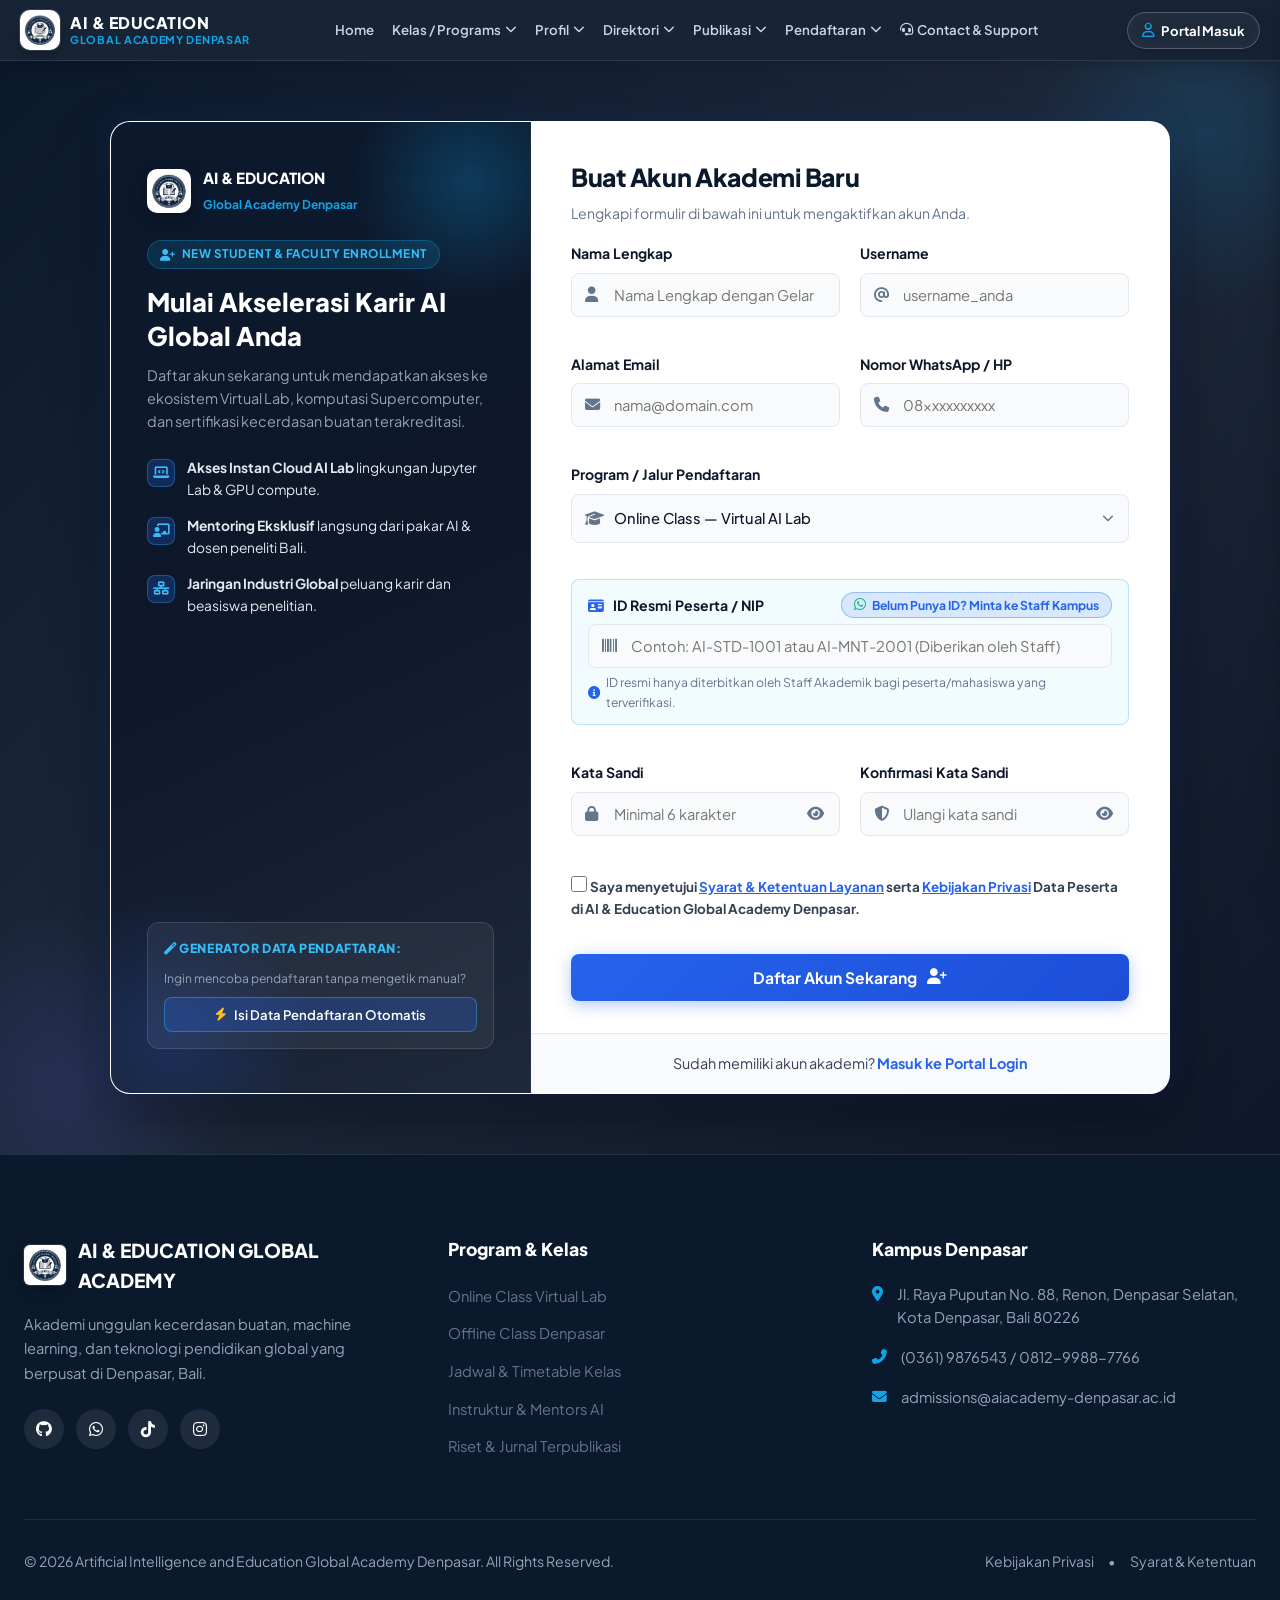
<file: register.html>
<!DOCTYPE html>
<html lang="id">
<head>
    <meta charset="UTF-8">
    <meta name="viewport" content="width=device-width, initial-scale=1.0">
    <title>Pendaftaran Akun Baru - Artificial Intelligence & Education Global Academy Denpasar</title>
    <meta name="description" content="Daftar Akun Baru Peserta & Anggota AI & Education Global Academy Denpasar.">
    <!-- Google Fonts -->
    <link rel="preconnect" href="https://fonts.googleapis.com">
    <link rel="preconnect" href="https://fonts.gstatic.com" crossorigin>
    <link href="https://fonts.googleapis.com/css2?family=Plus+Jakarta+Sans:wght@300;400;500;600;700;800&display=swap" rel="stylesheet">
    <!-- Font Awesome Icons CDN -->
    <link rel="stylesheet" href="https://cdnjs.cloudflare.com/ajax/libs/font-awesome/6.5.1/css/all.min.css">
    <link rel="stylesheet" href="style.css">
</head>
<body>

    <!-- Header Navigation -->
    <header class="site-header">
        <div class="navbar-container">
            <a href="index.html" class="brand-logo" id="brandLogo">
                <img src="Img/Logo.png" alt="AI & Education Global Academy Logo" class="brand-logo-img">
                <div class="brand-text">
                    <span class="brand-title">AI & EDUCATION</span>
                    <span class="brand-subtitle">Global Academy Denpasar</span>
                </div>
            </a>

            <nav class="nav-menu" id="navMenu">
                <ul class="nav-list">
                    <li class="nav-item"><a href="index.html" class="nav-link">Home</a></li>
                    
                    <li class="nav-item dropdown">
                        <a href="kelas.html" class="nav-link">Kelas / Programs <i class="fas fa-chevron-down dropdown-icon"></i></a>
                        <ul class="dropdown-menu">
                            <li><a href="kelas.html#online"><i class="fas fa-laptop-code"></i> Online Class <span class="dropdown-tag tag-online">Virtual Lab</span></a></li>
                            <li><a href="kelas.html#offline"><i class="fas fa-building-user"></i> Offline Class <span class="dropdown-tag tag-offline">Denpasar Campus</span></a></li>
                            <li><a href="kelas.html#schedules"><i class="fas fa-calendar-alt"></i> Jadwal Pelajaran / Schedules</a></li>
                        </ul>
                    </li>

                    <li class="nav-item dropdown">
                        <a href="profil.html" class="nav-link">Profil <i class="fas fa-chevron-down dropdown-icon"></i></a>
                        <ul class="dropdown-menu">
                            <li><a href="profil.html#visi-misi"><i class="fas fa-bullseye"></i> Visi & Misi AI Academy</a></li>
                            <li><a href="profil.html#sejarah"><i class="fas fa-landmark"></i> Tentang Kampus Denpasar</a></li>
                            <li><a href="profil.html#dewan-pakar"><i class="fas fa-sitemap"></i> Dewan Pakar & Researchers</a></li>
                            <li><a href="profil.html#fasilitas"><i class="fas fa-server"></i> Fasilitas Supercomputer & Lab</a></li>
                        </ul>
                    </li>

                    <li class="nav-item dropdown">
                        <a href="direktori.html" class="nav-link">Direktori <i class="fas fa-chevron-down dropdown-icon"></i></a>
                        <ul class="dropdown-menu">
                            <li><a href="direktori.html#guru"><i class="fas fa-user-tie"></i> Data Instruktur & Mentors</a></li>
                            <li><a href="direktori.html#siswa"><i class="fas fa-user-graduate"></i> Network Peserta / Alumni</a></li>
                            <li><a href="direktori.html#mitra"><i class="fas fa-handshake"></i> Mitra Industri Global</a></li>
                        </ul>
                    </li>

                    <li class="nav-item dropdown">
                        <a href="publikasi.html" class="nav-link">Publikasi <i class="fas fa-chevron-down dropdown-icon"></i></a>
                        <ul class="dropdown-menu">
                            <li><a href="publikasi.html#berita"><i class="fas fa-newspaper"></i> Berita AI & EdTech</a></li>
                            <li><a href="publikasi.html#pengumuman"><i class="fas fa-bullhorn"></i> Seminar & Workshop</a></li>
                            <li><a href="publikasi.html#agenda"><i class="fas fa-calendar-check"></i> Event AI Summit Bali</a></li>
                            <li><a href="publikasi.html#galeri"><i class="fas fa-images"></i> Galeri Hackathon</a></li>
                        </ul>
                    </li>

                    <li class="nav-item dropdown">
                        <a href="pendaftaran.html" class="nav-link">Pendaftaran <i class="fas fa-chevron-down dropdown-icon"></i></a>
                        <ul class="dropdown-menu">
                            <li><a href="pendaftaran.html#info-ppdb"><i class="fas fa-info-circle"></i> Info Penerimaan Peserta</a></li>
                            <li><a href="pendaftaran.html#syarat"><i class="fas fa-file-signature"></i> Syarat & Beasiswa</a></li>
                            <li><a href="pendaftaran.html#alur"><i class="fas fa-route"></i> Alur Pendaftaran Online</a></li>
                        </ul>
                    </li>

                    <li class="nav-item"><a href="contact.html" class="nav-link"><i class="fas fa-headset"></i> Contact & Support</a></li>
                </ul>
            </nav>

            <div class="nav-actions">
                <a href="login.html" class="btn btn-login">
                    <i class="far fa-user"></i>
                    <span>Portal Masuk</span>
                </a>
            </div>

            <button class="hamburger-btn" id="hamburgerBtn" aria-label="Toggle Mobile Menu">
                <i class="fas fa-bars"></i>
            </button>
        </div>
    </header>

    <!-- Main Register Split Container -->
    <main class="auth-wrapper">
        <div class="auth-container">
            <div class="auth-split-card">
                
                <!-- Left Showcase Panel -->
                <div class="auth-showcase-panel">
                    <div class="auth-showcase-header">
                        <div class="auth-showcase-brand">
                            <img src="Img/Logo.png" alt="AI Academy Logo" class="auth-showcase-logo">
                            <div>
                                <span style="font-size: 0.95rem; font-weight: 800; display: block; color: #FFFFFF;">AI & EDUCATION</span>
                                <span style="font-size: 0.75rem; color: var(--accent-cyan); font-weight: 700;">Global Academy Denpasar</span>
                            </div>
                        </div>

                        <span class="auth-showcase-badge"><i class="fas fa-user-plus"></i> New Student & Faculty Enrollment</span>
                        <h1 class="auth-showcase-title">Mulai Akselerasi Karir AI Global Anda</h1>
                        <p class="auth-showcase-desc">
                            Daftar akun sekarang untuk mendapatkan akses ke ekosistem Virtual Lab, komputasi Supercomputer, dan sertifikasi kecerdasan buatan terakreditasi.
                        </p>

                        <ul class="auth-perks-list">
                            <li class="auth-perk-item">
                                <div class="auth-perk-icon"><i class="fas fa-laptop-code"></i></div>
                                <span><strong>Akses Instan Cloud AI Lab</strong> lingkungan Jupyter Lab & GPU compute.</span>
                            </li>
                            <li class="auth-perk-item">
                                <div class="auth-perk-icon"><i class="fas fa-chalkboard-teacher"></i></div>
                                <span><strong>Mentoring Eksklusif</strong> langsung dari pakar AI & dosen peneliti Bali.</span>
                            </li>
                            <li class="auth-perk-item">
                                <div class="auth-perk-icon"><i class="fas fa-network-wired"></i></div>
                                <span><strong>Jaringan Industri Global</strong> peluang karir dan beasiswa penelitian.</span>
                            </li>
                        </ul>
                    </div>

                    <!-- 1-Click Quick Fill Button for testing -->
                    <div class="auth-demo-widget">
                        <div class="auth-demo-widget-title">
                            <span><i class="fas fa-magic"></i> Generator Data Pendaftaran:</span>
                        </div>
                        <p style="font-size: 0.76rem; color: #94A3B8; margin-bottom: 8px;">Ingin mencoba pendaftaran tanpa mengetik manual?</p>
                        <button type="button" class="demo-chip-btn" id="btnQuickFillRegister" style="width: 100%; justify-content: center; background: rgba(37, 99, 235, 0.25); border-color: rgba(56, 189, 248, 0.4);">
                            <i class="fas fa-bolt" style="color: #FBBF24; margin-right: 8px;"></i>
                            <span>Isi Data Pendaftaran Otomatis</span>
                        </button>
                    </div>
                </div>

                <!-- Right Form Panel -->
                <div class="auth-form-panel">
                    <div>
                        <div class="auth-form-header">
                            <h2>Buat Akun Akademi Baru</h2>
                            <p>Lengkapi formulir di bawah ini untuk mengaktifkan akun Anda.</p>
                        </div>

                        <!-- Form Body -->
                        <div class="auth-body" style="padding-top: 18px;">
                            <form id="registerForm" action="register.php" method="POST">
                                
                                <div class="auth-form-grid">
                                    <!-- Full Name -->
                                    <div class="form-group">
                                        <label for="regFullName">Nama Lengkap</label>
                                        <div class="input-with-icon">
                                            <i class="fas fa-user"></i>
                                            <input type="text" name="full_name" id="regFullName" placeholder="Nama Lengkap dengan Gelar" required>
                                        </div>
                                    </div>

                                    <!-- Username -->
                                    <div class="form-group">
                                        <label for="regUsername">Username</label>
                                        <div class="input-with-icon">
                                            <i class="fas fa-at"></i>
                                            <input type="text" name="username" id="regUsername" placeholder="username_anda" required autocomplete="username">
                                        </div>
                                    </div>

                                    <!-- Email -->
                                    <div class="form-group">
                                        <label for="regEmail">Alamat Email</label>
                                        <div class="input-with-icon">
                                            <i class="fas fa-envelope"></i>
                                            <input type="email" name="email" id="regEmail" placeholder="nama@domain.com" required autocomplete="email">
                                        </div>
                                    </div>

                                    <!-- WhatsApp / Phone -->
                                    <div class="form-group">
                                        <label for="regPhone">Nomor WhatsApp / HP</label>
                                        <div class="input-with-icon">
                                            <i class="fas fa-phone"></i>
                                            <input type="tel" name="phone" id="regPhone" placeholder="08xxxxxxxxxx" required>
                                        </div>
                                    </div>

                                    <!-- Program / Access Role -->
                                    <div class="form-group full-width">
                                        <label for="regRole">Program / Jalur Pendaftaran</label>
                                        <div class="input-with-icon">
                                            <i class="fas fa-graduation-cap"></i>
                                            <select name="program_role" id="regRole" required>
                                                <option value="student_online">Online Class — Virtual AI Lab</option>
                                                <option value="student_offline">Offline Class — Denpasar Campus</option>
                                                <option value="mentor">Mentor / Faculty Instructor</option>
                                                <option value="researcher">General Researcher / Academician</option>
                                            </select>
                                        </div>
                                    </div>

                                    <!-- Official Student / Staff ID Field -->
                                    <div class="form-group full-width" style="background: rgba(14, 165, 233, 0.05); border: 1px solid rgba(14, 165, 233, 0.25); border-radius: var(--radius-sm); padding: 12px 16px;">
                                        <div style="display: flex; align-items: center; justify-content: space-between; margin-bottom: 6px; flex-wrap: wrap; gap: 6px;">
                                            <label for="regStudentId" style="margin-bottom: 0; font-weight: 700; color: var(--primary-dark);">
                                                <i class="fas fa-id-card" style="color: var(--primary-blue); margin-right: 6px;"></i> ID Resmi Peserta / NIP
                                            </label>
                                            <button type="button" id="btnRequestStaffId" style="background: rgba(37, 99, 235, 0.12); border: 1px solid rgba(37, 99, 235, 0.35); color: var(--primary-blue); font-size: 0.76rem; font-weight: 700; padding: 4px 12px; border-radius: var(--radius-pill); cursor: pointer; display: inline-flex; align-items: center; gap: 6px; transition: all 0.2s;">
                                                <i class="fab fa-whatsapp" style="color: #10B981; font-size: 0.85rem;"></i> Belum Punya ID? Minta ke Staff Kampus
                                            </button>
                                        </div>
                                        <div class="input-with-icon">
                                            <i class="fas fa-barcode"></i>
                                            <input type="text" name="student_id" id="regStudentId" placeholder="Contoh: AI-STD-1001 atau AI-MNT-2001 (Diberikan oleh Staff)" required autocomplete="off">
                                        </div>
                                        <div style="font-size: 0.76rem; color: #64748B; margin-top: 5px; display: flex; align-items: center; gap: 6px;">
                                            <i class="fas fa-info-circle" style="color: var(--primary-blue);"></i>
                                            <span>ID resmi hanya diterbitkan oleh Staff Akademik bagi peserta/mahasiswa yang terverifikasi.</span>
                                        </div>
                                    </div>

                                    <!-- Password -->
                                    <div class="form-group">
                                        <label for="regPassword">Kata Sandi</label>
                                        <div class="input-with-icon input-password-wrapper">
                                            <i class="fas fa-lock"></i>
                                            <input type="password" name="password" id="regPassword" placeholder="Minimal 6 karakter" required autocomplete="new-password">
                                            <button type="button" class="toggle-password-btn" title="Lihat Kata Sandi">
                                                <i class="fas fa-eye"></i>
                                            </button>
                                        </div>
                                    </div>

                                    <!-- Confirm Password -->
                                    <div class="form-group">
                                        <label for="regConfirmPassword">Konfirmasi Kata Sandi</label>
                                        <div class="input-with-icon input-password-wrapper">
                                            <i class="fas fa-shield-alt"></i>
                                            <input type="password" name="confirm_password" id="regConfirmPassword" placeholder="Ulangi kata sandi" required autocomplete="new-password">
                                            <button type="button" class="toggle-password-btn" title="Lihat Kata Sandi">
                                                <i class="fas fa-eye"></i>
                                            </button>
                                        </div>
                                    </div>

                                    <!-- Terms Checkbox -->
                                    <div class="form-group full-width">
                                        <label class="form-check" style="align-items: flex-start;">
                                            <input type="checkbox" name="terms" value="1" required style="margin-top: 4px;">
                                            <span style="font-size: 0.84rem; color: var(--text-main); line-height: 1.4;">
                                                Saya menyetujui <a href="syarat-ketentuan.html" target="_blank" style="color: var(--primary-blue); font-weight: 700; text-decoration: underline;">Syarat & Ketentuan Layanan</a> serta <a href="kebijakan-privasi.html" target="_blank" style="color: var(--primary-blue); font-weight: 700; text-decoration: underline;">Kebijakan Privasi</a> Data Peserta di AI & Education Global Academy Denpasar.
                                            </span>
                                        </label>
                                    </div>
                                </div>

                                <!-- Submit Button -->
                                <button type="submit" class="btn-auth-submit" id="btnSubmitRegister" style="margin-top: 6px;">
                                    <span>Daftar Akun Sekarang</span>
                                    <i class="fas fa-user-plus"></i>
                                </button>
                            </form>
                        </div>
                    </div>

                    <!-- Auth Card Footer -->
                    <div class="auth-footer">
                        Sudah memiliki akun akademi? <a href="login.html">Masuk ke Portal Login</a>
                    </div>
                </div>

            </div>
        </div>
    </main>

    <!-- Footer Section -->
    <footer class="site-footer">
        <div class="section-container">
            <div class="footer-grid">
                <div class="footer-brand-col">
                    <div class="footer-logo">
                        <img src="Img/Logo.png" alt="AI & Education Logo" class="brand-logo-img" style="height: 40px;">
                        <span>AI & EDUCATION GLOBAL ACADEMY</span>
                    </div>
                    <p class="footer-desc">
                        Akademi unggulan kecerdasan buatan, machine learning, dan teknologi pendidikan global yang berpusat di Denpasar, Bali.
                    </p>
                    <div class="social-links">
                        <a href="https://github.com/gusmang-coder" target="_blank" rel="noopener noreferrer" aria-label="GitHub"><i class="fab fa-github"></i></a>
                        <a href="https://wa.me/6281932788177" target="_blank" rel="noopener noreferrer" aria-label="WhatsApp"><i class="fab fa-whatsapp"></i></a>
                        <a href="https://www.tiktok.com/@itsbrodamnbruh?_r=1&_t=ZS-99PWqkb6e4G" target="_blank" rel="noopener noreferrer" aria-label="TikTok"><i class="fab fa-tiktok"></i></a>
                        <a href="https://www.instagram.com/mikeythefemboy5?igsi=emJxd2kyZnk3MDl4&utm_source=qr" target="_blank" rel="noopener noreferrer" aria-label="Instagram"><i class="fab fa-instagram"></i></a>
                    </div>
                </div>

                <div class="footer-links-col">
                    <h4 class="footer-heading">Program & Kelas</h4>
                    <ul class="footer-menu">
                        <li><a href="kelas.html#online">Online Class Virtual Lab</a></li>
                        <li><a href="kelas.html#offline">Offline Class Denpasar</a></li>
                        <li><a href="kelas.html#schedules">Jadwal & Timetable Kelas</a></li>
                        <li><a href="direktori.html#guru">Instruktur & Mentors AI</a></li>
                        <li><a href="publikasi.html#berita">Riset & Jurnal Terpublikasi</a></li>
                    </ul>
                </div>

                <div class="footer-contact-col">
                    <h4 class="footer-heading">Kampus Denpasar</h4>
                    <ul class="contact-info-list">
                        <li>
                            <i class="fas fa-map-marker-alt"></i>
                            <span>Jl. Raya Puputan No. 88, Renon, Denpasar Selatan, Kota Denpasar, Bali 80226</span>
                        </li>
                        <li>
                            <i class="fas fa-phone-alt"></i>
                            <span>(0361) 9876543 / 0812-9988-7766</span>
                        </li>
                        <li>
                            <i class="fas fa-envelope"></i>
                            <span>admissions@aiacademy-denpasar.ac.id</span>
                        </li>
                    </ul>
                </div>
            </div>

            <div class="footer-bottom">
                <p>&copy; 2026 Artificial Intelligence and Education Global Academy Denpasar. All Rights Reserved.</p>
                <div class="footer-bottom-links">
                    <a href="kebijakan-privasi.html">Kebijakan Privasi</a>
                    <span class="dot">•</span>
                    <a href="syarat-ketentuan.html">Syarat & Ketentuan</a>
                </div>
            </div>
        </div>
    </footer>

    <!-- Request Staff ID Modal -->
    <div class="modal-backdrop" id="staffIdModal">
        <div class="modal-card" style="max-width: 520px;">
            <div class="modal-header">
                <h3><i class="fas fa-id-card-alt"></i> Permintaan ID Resmi ke Staff Kampus</h3>
                <button class="modal-close" id="staffIdClose">&times;</button>
            </div>
            <div class="modal-body">
                <div style="background: rgba(37, 99, 235, 0.08); border-left: 4px solid var(--primary-blue); padding: 12px 14px; border-radius: 4px; margin-bottom: 18px; font-size: 0.86rem; color: var(--text-dark);">
                    <strong>Ketentuan Penerbitan ID:</strong> ID resmi diterbitkan bagi calon peserta/siswa yang telah terdaftar dalam sistem akademik kampus Denpasar. Silakan hubungi staff admin atau isi form di bawah.
                </div>

                <form id="requestStaffIdForm">
                    <div class="form-group">
                        <label for="reqName">Nama Lengkap Siswa</label>
                        <input type="text" id="reqName" class="form-control" placeholder="Nama Lengkap sesuai identitas" required>
                    </div>
                    <div class="form-group">
                        <label for="reqSchool">Asal Institusi / Sekolah / Universitas</label>
                        <input type="text" id="reqSchool" class="form-control" placeholder="Contoh: SMA/SMK di Bali atau Universitas" required>
                    </div>
                    <div class="form-group">
                        <label for="reqWa">Nomor WhatsApp Aktif</label>
                        <input type="tel" id="reqWa" class="form-control" placeholder="08xxxxxxxxxx" required>
                    </div>

                    <div style="display: flex; gap: 10px; margin-top: 20px;">
                        <button type="button" class="btn btn-secondary" id="btnDemoGenerateId" style="flex: 1; padding: 11px; font-size: 0.86rem; background: #F1F5F9; color: var(--text-dark); border: 1px solid var(--border-color); border-radius: var(--radius-sm); font-weight: 700; cursor: pointer;">
                            <i class="fas fa-bolt" style="color: #F59E0B;"></i> Generate ID Demo
                        </button>
                        <button type="submit" class="btn btn-primary" style="flex: 1.2; padding: 11px; font-size: 0.86rem; background: #25D366; color: #fff; border: none; border-radius: var(--radius-sm); font-weight: 700; cursor: pointer; display: flex; align-items: center; justify-content: center; gap: 6px;">
                            <i class="fab fa-whatsapp"></i> Chat Staff WhatsApp
                        </button>
                    </div>
                </form>
            </div>
        </div>
    </div>

    <!-- Mobile Drawer Overlay -->
    <div class="drawer-overlay" id="drawerOverlay"></div>
    <div class="mobile-drawer" id="mobileDrawer">
        <div class="drawer-header">
            <span class="drawer-title">Menu Utama</span>
            <button class="drawer-close" id="drawerClose">&times;</button>
        </div>
        <div class="drawer-content" id="mobileDrawerContent"></div>
    </div>

    <script src="script.js"></script>
</body>
</html>
</file>
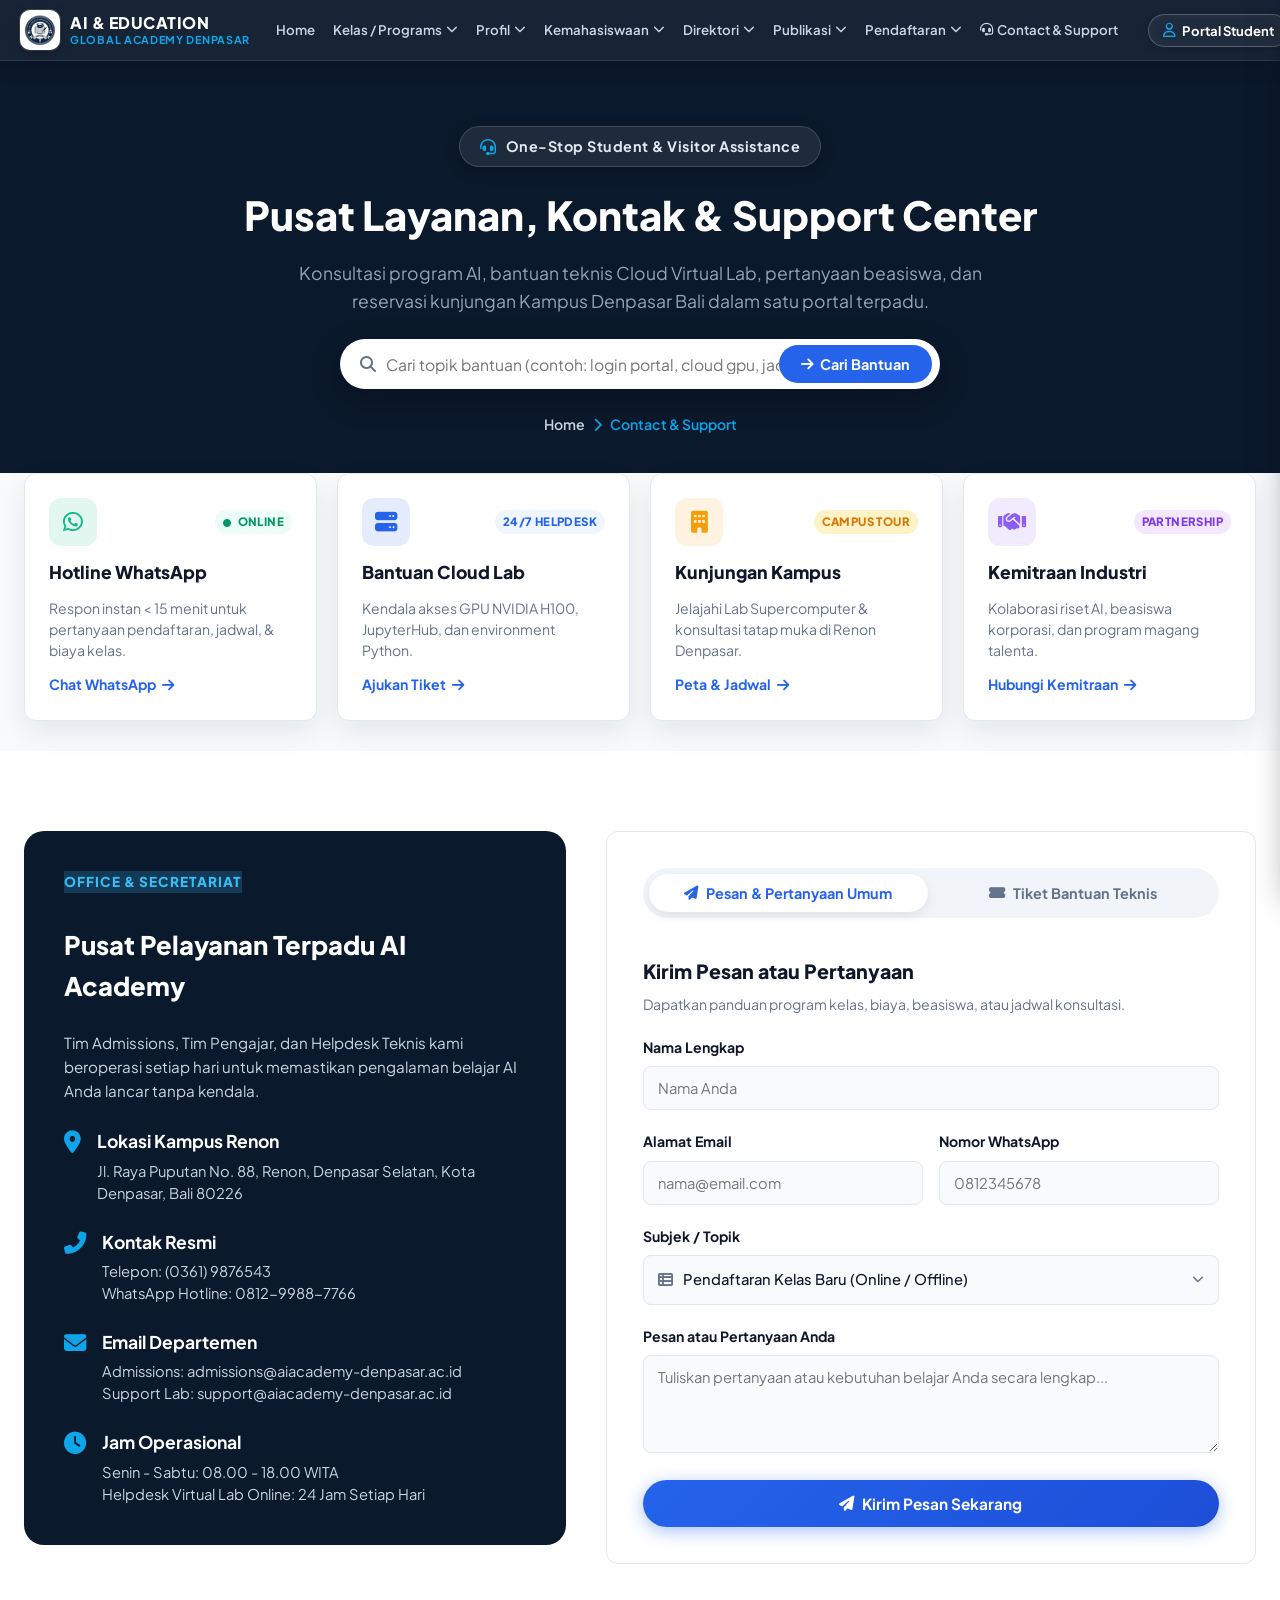
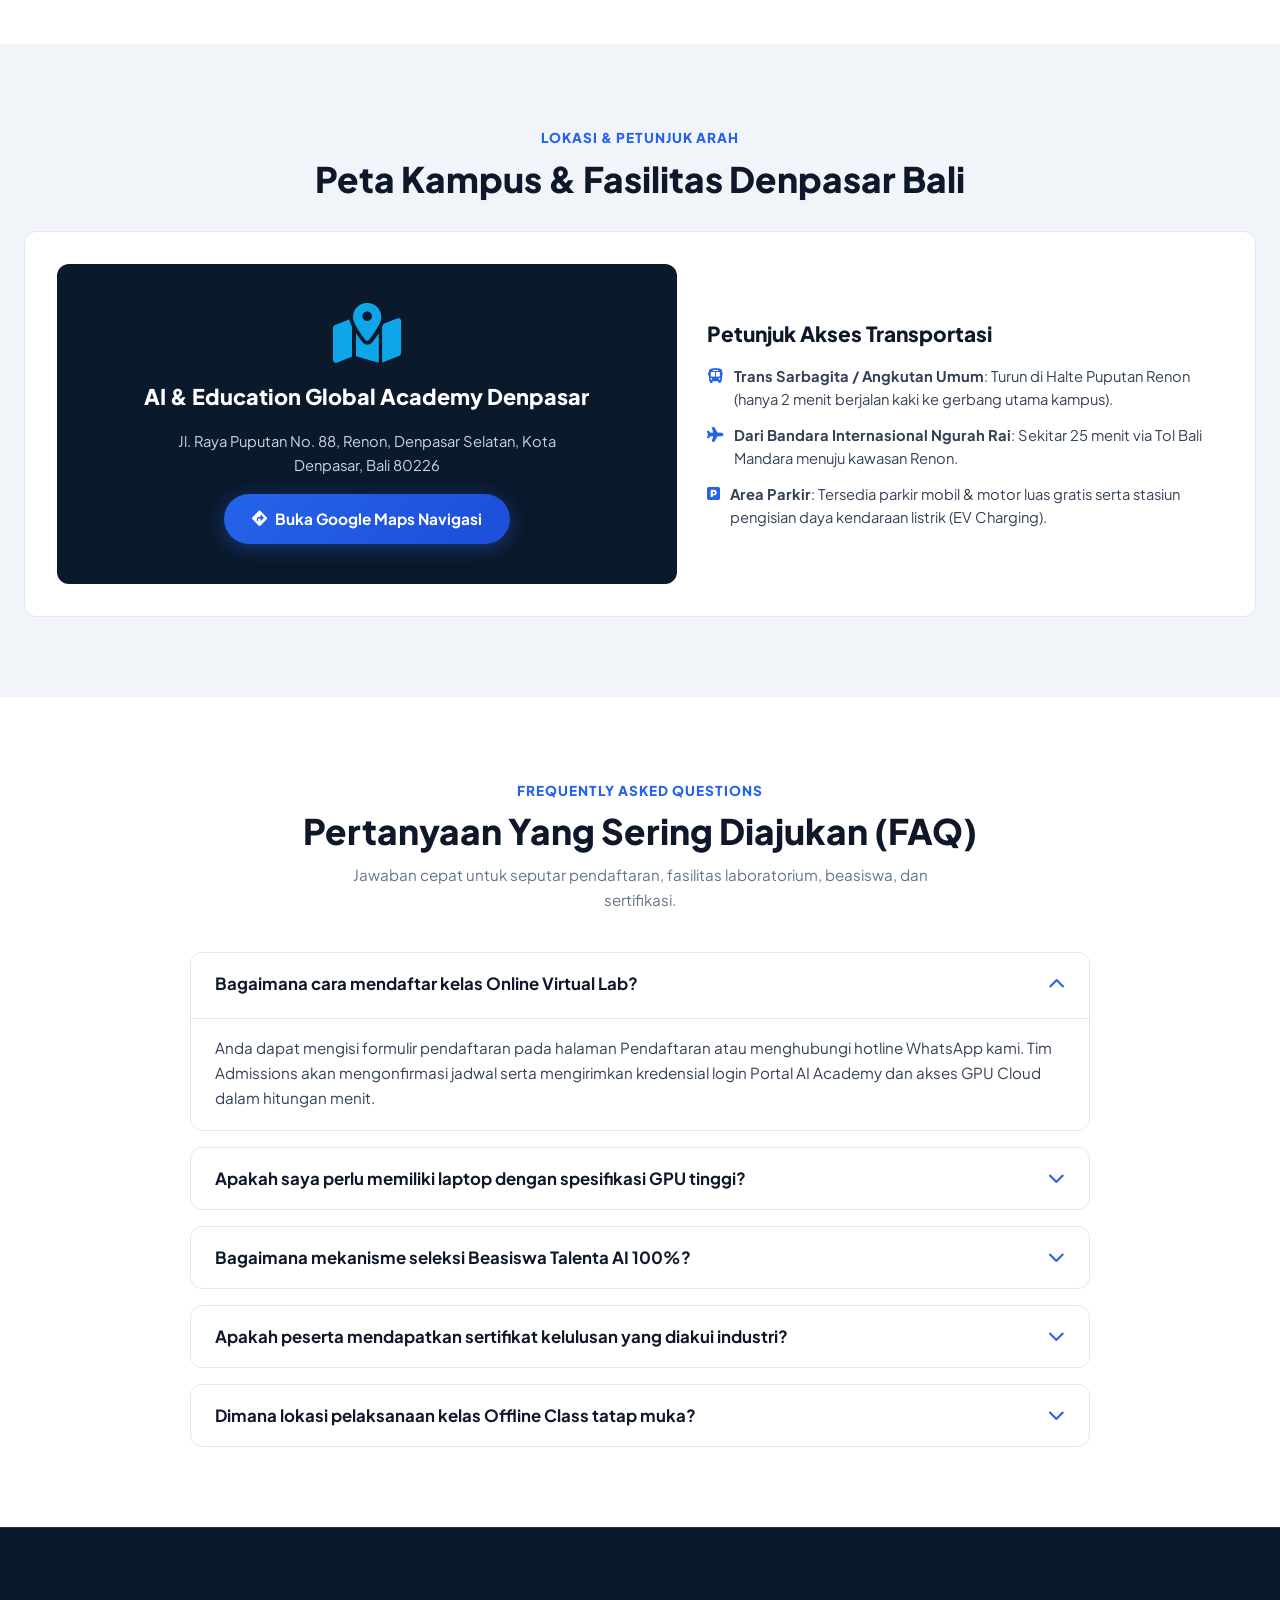
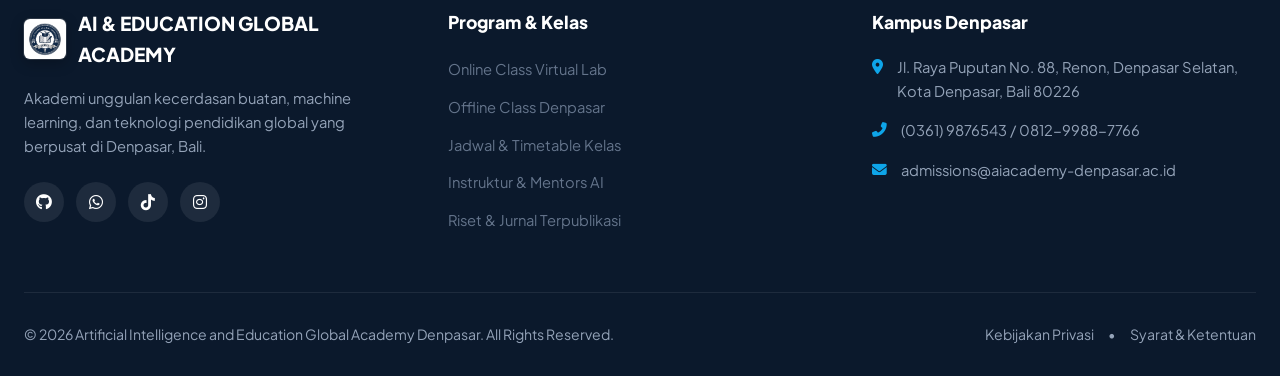
<file: support.html>
<!DOCTYPE html>
<html lang="id">
<head>
    <meta charset="UTF-8">
    <meta name="viewport" content="width=device-width, initial-scale=1.0">
    <title>Pusat Bantuan & Support - Artificial Intelligence & Education Global Academy</title>
    <meta name="description" content="Pusat Bantuan, FAQ Accordion, dan Layanan Dukungan Teknis AI & Education Global Academy Denpasar.">
    <!-- Google Fonts -->
    <link rel="preconnect" href="https://fonts.googleapis.com">
    <link rel="preconnect" href="https://fonts.gstatic.com" crossorigin>
    <link href="https://fonts.googleapis.com/css2?family=Plus+Jakarta+Sans:wght@300;400;500;600;700;800&display=swap" rel="stylesheet">
    <!-- Font Awesome Icons -->
    <link rel="stylesheet" href="https://cdnjs.cloudflare.com/ajax/libs/font-awesome/6.5.1/css/all.min.css">
    <link rel="stylesheet" href="style.css">
</head>
<body>

    <!-- Header Navigation -->
    <header class="site-header">
        <div class="navbar-container">
            <a href="index.html" class="brand-logo" id="brandLogo">
                <img src="Img/Logo.png" alt="AI & Education Global Academy Logo" class="brand-logo-img">
                <div class="brand-text">
                    <span class="brand-title">AI & EDUCATION</span>
                    <span class="brand-subtitle">Global Academy Denpasar</span>
                </div>
            </a>

            <nav class="nav-menu" id="navMenu">
                <ul class="nav-list">
                    <li class="nav-item"><a href="index.html" class="nav-link">Home</a></li>
                    
                    <li class="nav-item dropdown">
                        <a href="kelas.html" class="nav-link">Kelas / Programs <i class="fas fa-chevron-down dropdown-icon"></i></a>
                        <ul class="dropdown-menu">
                            <li><a href="kelas.html#online"><i class="fas fa-laptop-code"></i> Online Class <span class="dropdown-tag tag-online">Virtual Lab</span></a></li>
                            <li><a href="kelas.html#offline"><i class="fas fa-building-user"></i> Offline Class <span class="dropdown-tag tag-offline">Denpasar Campus</span></a></li>
                            <li><a href="kelas.html#schedules"><i class="fas fa-calendar-alt"></i> Jadwal Pelajaran / Schedules</a></li>
                        </ul>
                    </li>

                    <li class="nav-item dropdown">
                        <a href="profil.html" class="nav-link">Profil <i class="fas fa-chevron-down dropdown-icon"></i></a>
                        <ul class="dropdown-menu">
                            <li><a href="profil.html#visi-misi"><i class="fas fa-bullseye"></i> Visi & Misi AI Academy</a></li>
                            <li><a href="profil.html#sejarah"><i class="fas fa-landmark"></i> Tentang Kampus Denpasar</a></li>
                            <li><a href="profil.html#dewan-pakar"><i class="fas fa-sitemap"></i> Dewan Pakar & Researchers</a></li>
                            <li><a href="profil.html#fasilitas"><i class="fas fa-server"></i> Fasilitas Supercomputer & Lab</a></li>
                        </ul>
                    </li>

                    <li class="nav-item dropdown">
                        <a href="kemahasiswaan.html" class="nav-link">Kemahasiswaan <i class="fas fa-chevron-down dropdown-icon"></i></a>
                        <ul class="dropdown-menu">
                            <li><a href="kemahasiswaan.html#bem-dpm"><i class="fas fa-landmark"></i> BEM & DPM / MPM</a></li>
                            <li><a href="kemahasiswaan.html#ukm"><i class="fas fa-users"></i> UKM (Unit Kegiatan Mahasiswa)</a></li>
                            <li><a href="kemahasiswaan.html#prestasi"><i class="fas fa-trophy"></i> Prestasi Siswa</a></li>
                            <li><a href="kemahasiswaan.html#beasiswa"><i class="fas fa-graduation-cap"></i> Beasiswa</a></li>
                            <li><a href="kemahasiswaan.html#bk"><i class="fas fa-hands-helping"></i> Bimbingan Konseling</a></li>
                            <li><a href="kemahasiswaan.html#tatatertib"><i class="fas fa-clipboard-list"></i> Tata Tertib</a></li>
                            <li><a href="kemahasiswaan.html#unitproduksi"><i class="fas fa-store"></i> Unit Produksi</a></li>
                        </ul>
                    </li>

                    <li class="nav-item dropdown">
                        <a href="direktori.html" class="nav-link">Direktori <i class="fas fa-chevron-down dropdown-icon"></i></a>
                        <ul class="dropdown-menu">
                            <li><a href="direktori.html#guru"><i class="fas fa-user-tie"></i> Data Instruktur & Mentors</a></li>
                            <li><a href="direktori.html#siswa"><i class="fas fa-user-graduate"></i> Network Peserta / Alumni</a></li>
                            <li><a href="direktori.html#mitra"><i class="fas fa-handshake"></i> Mitra Industri Global</a></li>
                        </ul>
                    </li>

                    <li class="nav-item dropdown">
                        <a href="publikasi.html" class="nav-link">Publikasi <i class="fas fa-chevron-down dropdown-icon"></i></a>
                        <ul class="dropdown-menu">
                            <li><a href="publikasi.html#berita"><i class="fas fa-newspaper"></i> Berita AI & EdTech</a></li>
                            <li><a href="publikasi.html#pengumuman"><i class="fas fa-bullhorn"></i> Seminar & Workshop</a></li>
                            <li><a href="publikasi.html#agenda"><i class="fas fa-calendar-check"></i> Event AI Summit Bali</a></li>
                            <li><a href="publikasi.html#galeri"><i class="fas fa-images"></i> Galeri Hackathon</a></li>
                        </ul>
                    </li>

                    <li class="nav-item dropdown">
                        <a href="pendaftaran.html" class="nav-link">Pendaftaran <i class="fas fa-chevron-down dropdown-icon"></i></a>
                        <ul class="dropdown-menu">
                            <li><a href="pendaftaran.html#info-ppdb"><i class="fas fa-info-circle"></i> Info Penerimaan Peserta</a></li>
                            <li><a href="pendaftaran.html#syarat"><i class="fas fa-file-signature"></i> Syarat & Beasiswa</a></li>
                            <li><a href="pendaftaran.html#alur"><i class="fas fa-route"></i> Alur Pendaftaran Online</a></li>
                        </ul>
                    </li>

                    <li class="nav-item active"><a href="contact.html" class="nav-link"><i class="fas fa-headset"></i> Contact & Support</a></li>
                </ul>
            </nav>

            <div class="nav-actions">
                <button class="btn btn-login" id="openLoginBtn">
                    <i class="far fa-user"></i> Portal Student
                </button>
                <button class="btn btn-contact btn-register-nav" id="openRegisterHubBtn">
                    <span>Daftar Akun</span> <i class="fas fa-user-plus"></i>
                </button>
                <button class="hamburger-btn" id="hamburgerBtn" aria-label="Toggle Menu">
                    <i class="fas fa-bars"></i>
                </button>
            </div>
        </div>
    </header>

    <!-- Mobile Drawer Navigation -->
    <div class="mobile-drawer-overlay" id="drawerOverlay"></div>
    <div class="mobile-drawer" id="mobileDrawer">
        <div class="drawer-header">
            <div class="drawer-brand" style="display: flex; align-items: center; gap: 10px;">
                <img src="Img/Logo.png" alt="AI Academy Logo" class="brand-logo-img" style="height: 38px;">
                <div>
                    <span class="brand-title" style="display: block; font-size: 0.95rem;">AI & EDUCATION</span>
                    <span class="brand-subtitle" style="font-size: 0.75rem;">Global Academy</span>
                </div>
            </div>
            <button class="drawer-close" id="drawerClose">&times;</button>
        </div>
        <div class="drawer-content" id="mobileDrawerContent"></div>
    </div>

    <!-- Subpage Hero Banner with Search -->
    <section class="page-hero" style="padding-bottom: 75px;">
        <div class="section-container">
            <div class="welcome-pill" style="margin: 0 auto 16px auto;">
                <i class="fas fa-headset"></i>
                <span class="pill-text">One-Stop Student & Visitor Assistance</span>
            </div>
            <h1 class="page-hero-title">Pusat Layanan, Kontak & Support Center</h1>
            <p class="page-hero-subtitle">Konsultasi program AI, bantuan teknis Cloud Virtual Lab, pertanyaan beasiswa, dan reservasi kunjungan Kampus Denpasar Bali dalam satu portal terpadu.</p>
            
            <!-- Quick Live Support Search Widget -->
            <div class="support-hero-search" id="supportSearchWrap">
                <i class="fas fa-search" style="color: var(--text-muted); margin-right: 10px;"></i>
                <input type="text" id="supportSearchInput" placeholder="Cari topik bantuan (contoh: login portal, cloud gpu, jadwal kelas, beasiswa)..." autocomplete="off">
                <button id="supportSearchBtn"><i class="fas fa-arrow-right"></i> Cari Bantuan</button>

                <!-- Support Search Autocomplete Dropdown -->
                <div class="search-autocomplete-dropdown support-search-dropdown" id="supportAutocompleteDropdown">
                    <div class="autocomplete-header">
                        <span><i class="fas fa-life-ring"></i> Topik Bantuan & Layanan Cepat</span>
                        <span class="autocomplete-hint">Pilih topik bantuan</span>
                    </div>
                    <div class="autocomplete-list" id="supportAutocompleteList"></div>
                </div>
            </div>

            <div class="breadcrumb-trail" style="margin-top: 24px;">
                <a href="index.html">Home</a>
                <i class="fas fa-chevron-right"></i>
                <span>Contact & Support</span>
            </div>
        </div>
    </section>

    <!-- Quick Channels 4-Card Floating Grid -->
    <section style="background: var(--bg-light); padding-bottom: 30px;">
        <div class="section-container">
            <div class="quick-channels-grid">
                <!-- Channel 1: WhatsApp Admissions -->
                <a href="https://wa.me/6281299887766" target="_blank" rel="noopener noreferrer" class="channel-card">
                    <div class="channel-header">
                        <div class="channel-icon" style="background: rgba(16, 185, 129, 0.12); color: #10B981;">
                            <i class="fab fa-whatsapp"></i>
                        </div>
                        <span class="channel-badge badge-online"><i class="fas fa-circle" style="font-size: 0.5rem; margin-right: 4px;"></i> Online</span>
                    </div>
                    <h4>Hotline WhatsApp</h4>
                    <p>Respon instan < 15 menit untuk pertanyaan pendaftaran, jadwal, & biaya kelas.</p>
                    <div class="channel-action-link">Chat WhatsApp <i class="fas fa-arrow-right"></i></div>
                </a>

                <!-- Channel 2: 24/7 Cloud Support -->
                <a href="#hubungi-kami" class="channel-card">
                    <div class="channel-header">
                        <div class="channel-icon" style="background: rgba(37, 99, 235, 0.12); color: var(--primary-blue);">
                            <i class="fas fa-server"></i>
                        </div>
                        <span class="channel-badge badge-247">24/7 Helpdesk</span>
                    </div>
                    <h4>Bantuan Cloud Lab</h4>
                    <p>Kendala akses GPU NVIDIA H100, JupyterHub, dan environment Python.</p>
                    <div class="channel-action-link">Ajukan Tiket <i class="fas fa-arrow-right"></i></div>
                </a>

                <!-- Channel 3: Campus Visit -->
                <a href="#lokasi-kampus" class="channel-card">
                    <div class="channel-header">
                        <div class="channel-icon" style="background: rgba(245, 158, 11, 0.12); color: #F59E0B;">
                            <i class="fas fa-building"></i>
                        </div>
                        <span class="channel-badge badge-visit">Campus Tour</span>
                    </div>
                    <h4>Kunjungan Kampus</h4>
                    <p>Jelajahi Lab Supercomputer & konsultasi tatap muka di Renon Denpasar.</p>
                    <div class="channel-action-link">Peta & Jadwal <i class="fas fa-arrow-right"></i></div>
                </a>

                <!-- Channel 4: Academic & Partnership -->
                <a href="#hubungi-kami" class="channel-card">
                    <div class="channel-header">
                        <div class="channel-icon" style="background: rgba(139, 92, 246, 0.12); color: #8B5CF6;">
                            <i class="fas fa-handshake"></i>
                        </div>
                        <span class="channel-badge badge-academic">Partnership</span>
                    </div>
                    <h4>Kemitraan Industri</h4>
                    <p>Kolaborasi riset AI, beasiswa korporasi, dan program magang talenta.</p>
                    <div class="channel-action-link">Hubungi Kemitraan <i class="fas fa-arrow-right"></i></div>
                </a>
            </div>
        </div>
    </section>

    <!-- Unified Dual-Mode Contact & Helpdesk Ticket Section -->
    <section class="section-padding" id="hubungi-kami" style="background: #FFFFFF;">
        <div class="section-container">
            <div class="contact-layout-grid">
                <!-- Left Info Card -->
                <div class="contact-info-card">
                    <span class="section-tag" style="background: rgba(56, 189, 248, 0.2); color: #38BDF8; align-self: flex-start;">OFFICE & SECRETARIAT</span>
                    <h3 style="font-size: 1.6rem; font-weight: 800; color: #FFFFFF;">Pusat Pelayanan Terpadu AI Academy</h3>
                    <p style="font-size: 0.95rem; color: #CBD5E1; line-height: 1.6;">
                        Tim Admissions, Tim Pengajar, dan Helpdesk Teknis kami beroperasi setiap hari untuk memastikan pengalaman belajar AI Anda lancar tanpa kendala.
                    </p>
                    
                    <div class="info-card-item">
                        <i class="fas fa-map-marker-alt"></i>
                        <div class="info-card-text">
                            <h4>Lokasi Kampus Renon</h4>
                            <p>Jl. Raya Puputan No. 88, Renon, Denpasar Selatan, Kota Denpasar, Bali 80226</p>
                        </div>
                    </div>

                    <div class="info-card-item">
                        <i class="fas fa-phone-alt"></i>
                        <div class="info-card-text">
                            <h4>Kontak Resmi</h4>
                            <p>Telepon: (0361) 9876543<br>WhatsApp Hotline: 0812-9988-7766</p>
                        </div>
                    </div>

                    <div class="info-card-item">
                        <i class="fas fa-envelope"></i>
                        <div class="info-card-text">
                            <h4>Email Departemen</h4>
                            <p>Admissions: admissions@aiacademy-denpasar.ac.id<br>Support Lab: support@aiacademy-denpasar.ac.id</p>
                        </div>
                    </div>

                    <div class="info-card-item">
                        <i class="fas fa-clock"></i>
                        <div class="info-card-text">
                            <h4>Jam Operasional</h4>
                            <p>Senin - Sabtu: 08.00 - 18.00 WITA<br>Helpdesk Virtual Lab Online: 24 Jam Setiap Hari</p>
                        </div>
                    </div>
                </div>

                <!-- Right Form: Dual-Mode Tab Switcher -->
                <div class="feature-card" style="padding: 36px;">
                    <div class="form-tab-switcher">
                        <button class="form-tab-btn active" data-tab="inquiry">
                            <i class="fas fa-paper-plane"></i> Pesan & Pertanyaan Umum
                        </button>
                        <button class="form-tab-btn" data-tab="support">
                            <i class="fas fa-ticket-alt"></i> Tiket Bantuan Teknis
                        </button>
                    </div>

                    <!-- Panel 1: Inquiry / Admissions Form -->
                    <div id="inquiryFormPanel">
                        <h3 class="feature-title" style="margin-bottom: 6px;">Kirim Pesan atau Pertanyaan</h3>
                        <p style="font-size: 0.88rem; color: var(--text-muted); margin-bottom: 20px;">Dapatkan panduan program kelas, biaya, beasiswa, atau jadwal konsultasi.</p>
                        
                        <form id="contactPageForm">
                            <div class="form-group">
                                <label for="cName">Nama Lengkap</label>
                                <input type="text" id="cName" placeholder="Nama Anda" required class="form-control">
                            </div>

                            <div style="display: grid; grid-template-columns: 1fr 1fr; gap: 16px;">
                                <div class="form-group">
                                    <label for="cEmail">Alamat Email</label>
                                    <input type="email" id="cEmail" placeholder="nama@email.com" required class="form-control">
                                </div>
                                <div class="form-group">
                                    <label for="cPhone">Nomor WhatsApp</label>
                                    <input type="tel" id="cPhone" placeholder="0812345678" required class="form-control">
                                </div>
                            </div>

                            <div class="form-group">
                                <label for="cSubject">Subjek / Topik</label>
                                <select id="cSubject" class="form-control">
                                    <option value="pendaftaran">Pendaftaran Kelas Baru (Online / Offline)</option>
                                    <option value="beasiswa">Pengajuan Beasiswa Talenta AI</option>
                                    <option value="kerjasama">Kerjasama Institusi & Riset Industri</option>
                                    <option value="visit">Reservasi Kunjungan Kampus Renon</option>
                                    <option value="lainnya">Pertanyaan Lainnya</option>
                                </select>
                            </div>

                            <div class="form-group">
                                <label for="cMessage">Pesan atau Pertanyaan Anda</label>
                                <textarea id="cMessage" rows="4" placeholder="Tuliskan pertanyaan atau kebutuhan belajar Anda secara lengkap..." required class="form-control"></textarea>
                            </div>

                            <button type="submit" class="btn btn-block btn-search" style="padding: 14px;">
                                <i class="fas fa-paper-plane"></i> Kirim Pesan Sekarang
                            </button>
                        </form>
                    </div>

                    <!-- Panel 2: Technical Support Helpdesk Ticket Form -->
                    <div id="supportTicketPanel" style="display: none;">
                        <h3 class="feature-title" style="margin-bottom: 6px;">Formulir Tiket Bantuan Teknis</h3>
                        <p style="font-size: 0.88rem; color: var(--text-muted); margin-bottom: 20px;">Layanan resolusi kendala teknis mahasiswa dan pengajar aktif AI Academy.</p>
                        
                        <form id="supportTicketForm">
                            <div style="display: grid; grid-template-columns: 1fr 1fr; gap: 16px;">
                                <div class="form-group">
                                    <label for="tName">Nama / Student ID</label>
                                    <input type="text" id="tName" placeholder="Contoh: STD-202601" required class="form-control">
                                </div>
                                <div class="form-group">
                                    <label for="tEmail">Email Terdaftar</label>
                                    <input type="email" id="tEmail" placeholder="student@email.com" required class="form-control">
                                </div>
                            </div>

                            <div style="display: grid; grid-template-columns: 1fr 1fr; gap: 16px;">
                                <div class="form-group">
                                    <label for="tCategory">Kategori Kendala</label>
                                    <select id="tCategory" class="form-control">
                                        <option value="cloud">Akses Cloud Lab & GPU H100</option>
                                        <option value="login">Kendala Login / Kata Sandi Portal</option>
                                        <option value="sertifikat">Penerbitan Sertifikat Digital</option>
                                        <option value="tugas">Pengumpulan Tugas / Virtual Machine</option>
                                    </select>
                                </div>
                                <div class="form-group">
                                    <label for="tPriority">Tingkat Prioritas</label>
                                    <select id="tPriority" class="form-control">
                                        <option value="normal">Normal (Merespon dalam 4 jam)</option>
                                        <option value="high">Tinggi / Urgent (Sedang ada Ujian/Kelas)</option>
                                    </select>
                                </div>
                            </div>

                            <div class="form-group">
                                <label for="tMessage">Deskripsi Kendala yang Dihadapi</label>
                                <textarea id="tMessage" rows="4" placeholder="Jelaskan pesan error atau kendala yang Anda alami..." required class="form-control"></textarea>
                            </div>

                            <button type="submit" class="btn btn-block btn-search" style="padding: 14px; background: linear-gradient(135deg, var(--primary-blue), #1E40AF);">
                                <i class="fas fa-ticket-alt"></i> Buat Tiket Support Baru
                            </button>
                        </form>
                    </div>
                </div>
            </div>
        </div>
    </section>

    <!-- Location & Campus Map Section -->
    <section class="section-padding" id="lokasi-kampus" style="background: var(--bg-gray);">
        <div class="section-container">
            <div style="text-align: center; margin-bottom: 30px;">
                <span class="section-tag">LOKASI & PETUNJUK ARAH</span>
                <h2 class="section-title">Peta Kampus & Fasilitas Denpasar Bali</h2>
            </div>
            
            <div class="feature-card" style="padding: 32px;">
                <div style="display: grid; grid-template-columns: 1.2fr 1fr; gap: 30px; align-items: center;">
                    <div style="width: 100%; height: 320px; background: var(--primary-dark); color: #FFFFFF; border-radius: var(--radius-md); display: flex; flex-direction: column; align-items: center; justify-content: center; gap: 16px; padding: 24px; text-align: center;">
                        <i class="fas fa-map-location-dot" style="font-size: 3.8rem; color: var(--accent-cyan);"></i>
                        <h3 style="font-size: 1.35rem; color: #FFFFFF; font-weight: 800;">AI & Education Global Academy Denpasar</h3>
                        <p style="color: #CBD5E1; max-width: 420px; font-size: 0.92rem;">Jl. Raya Puputan No. 88, Renon, Denpasar Selatan, Kota Denpasar, Bali 80226</p>
                        <a href="https://maps.google.com" target="_blank" rel="noopener noreferrer" class="btn btn-search" style="border-radius: var(--radius-pill);"><i class="fas fa-directions"></i> Buka Google Maps Navigasi</a>
                    </div>
                    <div>
                        <h3 style="font-size: 1.3rem; font-weight: 800; color: var(--text-dark); margin-bottom: 14px;">Petunjuk Akses Transportasi</h3>
                        <ul style="list-style: none; padding: 0; display: flex; flex-direction: column; gap: 12px; font-size: 0.92rem; color: var(--text-main);">
                            <li style="display: flex; gap: 10px; align-items: flex-start;">
                                <i class="fas fa-bus" style="color: var(--primary-blue); margin-top: 4px;"></i>
                                <span><strong>Trans Sarbagita / Angkutan Umum</strong>: Turun di Halte Puputan Renon (hanya 2 menit berjalan kaki ke gerbang utama kampus).</span>
                            </li>
                            <li style="display: flex; gap: 10px; align-items: flex-start;">
                                <i class="fas fa-plane" style="color: var(--primary-blue); margin-top: 4px;"></i>
                                <span><strong>Dari Bandara Internasional Ngurah Rai</strong>: Sekitar 25 menit via Tol Bali Mandara menuju kawasan Renon.</span>
                            </li>
                            <li style="display: flex; gap: 10px; align-items: flex-start;">
                                <i class="fas fa-square-parking" style="color: var(--primary-blue); margin-top: 4px;"></i>
                                <span><strong>Area Parkir</strong>: Tersedia parkir mobil & motor luas gratis serta stasiun pengisian daya kendaraan listrik (EV Charging).</span>
                            </li>
                        </ul>
                    </div>
                </div>
            </div>
        </div>
    </section>

    <!-- Filterable FAQ Accordion Section -->
    <section class="section-padding" id="faq-section" style="background: #FFFFFF;">
        <div class="section-container">
            <div style="text-align: center; margin-bottom: 40px;">
                <span class="section-tag">FREQUENTLY ASKED QUESTIONS</span>
                <h2 class="section-title">Pertanyaan Yang Sering Diajukan (FAQ)</h2>
                <p style="max-width: 600px; margin: 10px auto 0 auto; color: var(--text-muted); font-size: 0.95rem;">Jawaban cepat untuk seputar pendaftaran, fasilitas laboratorium, beasiswa, dan sertifikasi.</p>
            </div>

            <div class="faq-list">
                <div class="faq-item active">
                    <button class="faq-question">
                        <span>Bagaimana cara mendaftar kelas Online Virtual Lab?</span>
                        <i class="fas fa-chevron-down"></i>
                    </button>
                    <div class="faq-answer">
                        Anda dapat mengisi formulir pendaftaran pada halaman Pendaftaran atau menghubungi hotline WhatsApp kami. Tim Admissions akan mengonfirmasi jadwal serta mengirimkan kredensial login Portal AI Academy dan akses GPU Cloud dalam hitungan menit.
                    </div>
                </div>

                <div class="faq-item">
                    <button class="faq-question">
                        <span>Apakah saya perlu memiliki laptop dengan spesifikasi GPU tinggi?</span>
                        <i class="fas fa-chevron-down"></i>
                    </button>
                    <div class="faq-answer">
                        Tidak perlu. Seluruh pemrosesan komputasi berat model AI, fine-tuning LLM, dan visual computing dijalankan di atas Cloud Supercomputer GPU NVIDIA H100 yang disediakan gratis melalui peramban (browser) Anda.
                    </div>
                </div>

                <div class="faq-item">
                    <button class="faq-question">
                        <span>Bagaimana mekanisme seleksi Beasiswa Talenta AI 100%?</span>
                        <i class="fas fa-chevron-down"></i>
                    </button>
                    <div class="faq-answer">
                        Pendaftar beasiswa cukup melampirkan portofolio atau surat motivasi saat mengisi formulir. Tim seleksi akan mengundang kandidat untuk mengikuti tes logika pemrograman dasar dan wawancara daring.
                    </div>
                </div>

                <div class="faq-item">
                    <button class="faq-question">
                        <span>Apakah peserta mendapatkan sertifikat kelulusan yang diakui industri?</span>
                        <i class="fas fa-chevron-down"></i>
                    </button>
                    <div class="faq-answer">
                        Ya. Setiap lulusan menerima Sertifikat Digital Resmi bertanda tangan Dewan Pakar dan tersertifikasi bersama mitra global (Google Cloud, NVIDIA DLI, Microsoft Azure) dengan QR Code verifikasi blockchain.
                    </div>
                </div>

                <div class="faq-item">
                    <button class="faq-question">
                        <span>Dimana lokasi pelaksanaan kelas Offline Class tatap muka?</span>
                        <i class="fas fa-chevron-down"></i>
                    </button>
                    <div class="faq-answer">
                        Kelas offline diselenggarakan langsung di Kampus Denpasar Bali: Jl. Raya Puputan No. 88, Renon, Denpasar Selatan dengan fasilitas lab supercomputing berpendingin khusus dan ruang diskusi interaktif.
                    </div>
                </div>
            </div>
        </div>
    </section>

    <!-- Footer -->
    <footer class="site-footer">
        <div class="section-container">
            <div class="footer-grid">
                <div class="footer-brand-col">
                    <div class="footer-logo">
                        <img src="Img/Logo.png" alt="AI & Education Logo" class="brand-logo-img" style="height: 40px;">
                        <span>AI & EDUCATION GLOBAL ACADEMY</span>
                    </div>
                    <p class="footer-desc">
                        Akademi unggulan kecerdasan buatan, machine learning, dan teknologi pendidikan global yang berpusat di Denpasar, Bali.
                    </p>
                    <div class="social-links">
                        <a href="https://github.com/gusmang-coder" target="_blank" rel="noopener noreferrer" aria-label="GitHub"><i class="fab fa-github"></i></a>
                        <a href="https://wa.me/6281932788177" target="_blank" rel="noopener noreferrer" aria-label="WhatsApp"><i class="fab fa-whatsapp"></i></a>
                        <a href="https://www.tiktok.com/@itsbrodamnbruh?_r=1&_t=ZS-99PWqkb6e4G" target="_blank" rel="noopener noreferrer" aria-label="TikTok"><i class="fab fa-tiktok"></i></a>
                        <a href="https://www.instagram.com/mikeythefemboy5?igsi=emJxd2kyZnk3MDl4&utm_source=qr" target="_blank" rel="noopener noreferrer" aria-label="Instagram"><i class="fab fa-instagram"></i></a>
                    </div>
                </div>

                <div class="footer-links-col">
                    <h4 class="footer-heading">Program & Kelas</h4>
                    <ul class="footer-menu">
                        <li><a href="kelas.html#online">Online Class Virtual Lab</a></li>
                        <li><a href="kelas.html#offline">Offline Class Denpasar</a></li>
                        <li><a href="kelas.html#schedules">Jadwal & Timetable Kelas</a></li>
                        <li><a href="direktori.html#guru">Instruktur & Mentors AI</a></li>
                        <li><a href="publikasi.html#berita">Riset & Jurnal Terpublikasi</a></li>
                    </ul>
                </div>

                <div class="footer-contact-col">
                    <h4 class="footer-heading">Kampus Denpasar</h4>
                    <ul class="contact-info-list">
                        <li>
                            <i class="fas fa-map-marker-alt"></i>
                            <span>Jl. Raya Puputan No. 88, Renon, Denpasar Selatan, Kota Denpasar, Bali 80226</span>
                        </li>
                        <li>
                            <i class="fas fa-phone-alt"></i>
                            <span>(0361) 9876543 / 0812-9988-7766</span>
                        </li>
                        <li>
                            <i class="fas fa-envelope"></i>
                            <span>admissions@aiacademy-denpasar.ac.id</span>
                        </li>
                    </ul>
                </div>
            </div>

            <div class="footer-bottom">
                <p>&copy; 2026 Artificial Intelligence and Education Global Academy Denpasar. All Rights Reserved.</p>
                <div class="footer-bottom-links">
                    <a href="kebijakan-privasi.html">Kebijakan Privasi</a>
                    <span class="dot">•</span>
                    <a href="syarat-ketentuan.html">Syarat & Ketentuan</a>
                </div>
            </div>
        </div>
    </footer>

    <!-- Login Modal -->
    <div class="modal-backdrop" id="loginModal">
        <div class="modal-card">
            <div class="modal-header">
                <h3><i class="fas fa-user-lock"></i> Portal AI Academy Student & Faculty</h3>
                <button class="modal-close" id="loginClose">&times;</button>
            </div>
            <div class="modal-body">
                <!-- 1-Click Demo Login in Modal -->
                <div style="background: rgba(14, 165, 233, 0.08); border: 1px dashed rgba(14, 165, 233, 0.35); border-radius: var(--radius-sm); padding: 10px 12px; margin-bottom: 16px;">
                    <div style="font-size: 0.76rem; font-weight: 800; color: var(--primary-blue); margin-bottom: 6px; display: flex; align-items: center; justify-content: space-between;">
                        <span><i class="fas fa-magic"></i> Akun Demo Cepat (1-Klik):</span>
                        <span style="color: var(--text-muted); font-weight: 500;">Pilih untuk isi otomatis</span>
                    </div>
                    <div style="display: flex; gap: 6px; flex-wrap: wrap;">
                        <button type="button" class="demo-chip-btn" data-demo="student" style="flex:1; padding: 6px 10px; font-size: 0.76rem; color: var(--primary-dark); background: #fff; border: 1px solid var(--border-color);">
                            <span><i class="fas fa-user-graduate" style="color:var(--primary-blue);"></i> Student</span>
                        </button>
                        <button type="button" class="demo-chip-btn" data-demo="mentor" style="flex:1; padding: 6px 10px; font-size: 0.76rem; color: var(--primary-dark); background: #fff; border: 1px solid var(--border-color);">
                            <span><i class="fas fa-chalkboard-teacher" style="color:#6366F1;"></i> Mentor</span>
                        </button>
                        <button type="button" class="demo-chip-btn" data-demo="admin" style="flex:1; padding: 6px 10px; font-size: 0.76rem; color: var(--primary-dark); background: #fff; border: 1px solid var(--border-color);">
                            <span><i class="fas fa-user-shield" style="color:#10B981;"></i> Admin</span>
                        </button>
                    </div>
                </div>

                <form id="loginForm">
                    <div class="form-group">
                        <label for="username">Email / Student ID / NIP</label>
                        <div class="input-with-icon">
                            <i class="fas fa-envelope"></i>
                            <input type="text" id="username" placeholder="Masukkan ID atau Email Akademi" required>
                        </div>
                    </div>
                    <div class="form-group">
                        <label for="password">Kata Sandi</label>
                        <div class="input-with-icon input-password-wrapper">
                            <i class="fas fa-lock"></i>
                            <input type="password" id="password" placeholder="Masukkan Kata Sandi" required>
                            <button type="button" class="toggle-password-btn" title="Lihat Kata Sandi">
                                <i class="fas fa-eye"></i>
                            </button>
                        </div>
                    </div>
                    <div class="form-group">
                        <label for="userRole">Akses Sistem</label>
                        <div class="input-with-icon">
                            <i class="fas fa-user-tag"></i>
                            <select id="userRole">
                                <option value="student">Student / Online Class Participant</option>
                                <option value="mentor">AI Mentor / Faculty Instructor</option>
                                <option value="admin">Administrator / Research Director</option>
                            </select>
                        </div>
                    </div>
                    <button type="submit" class="btn btn-block btn-search" style="background: linear-gradient(135deg, var(--primary-blue) 0%, #1D4ED8 100%); color:#fff; font-weight:700; padding:12px; border-radius: var(--radius-sm);">
                        <span>Masuk Portal Akademi</span>
                        <i class="fas fa-arrow-right" style="margin-left: 6px;"></i>
                    </button>
                    <div class="modal-footer-links" style="margin-top: 16px; text-align: center; font-size: 0.88rem; color: var(--text-muted);">
                        <span>Belum punya akun? <a href="register.html" style="color: var(--primary-blue); font-weight: 700;">Daftar Sekarang</a> atau buka <a href="login.html" style="color: var(--primary-blue); font-weight: 700;">Portal Login Penuh</a></span>
                    </div>
                </form>
            </div>
        </div>
    </div>

    <!-- Contact / Enrollment Modal -->
    <div class="modal-backdrop" id="contactModal">
        <div class="modal-card">
            <div class="modal-header">
                <h3><i class="fas fa-paper-plane"></i> Form Pendaftaran & Informasi Kelas</h3>
                <button class="modal-close" id="contactClose">&times;</button>
            </div>
            <div class="modal-body">
                <form id="contactForm">
                    <div class="form-group">
                        <label for="contactName">Nama Lengkap</label>
                        <input type="text" id="contactName" placeholder="Nama Anda" required class="form-control">
                    </div>
                    <div class="form-group">
                        <label for="contactEmail">Email & WhatsApp</label>
                        <input type="text" id="contactEmail" placeholder="Email / Kontak WA Active" required class="form-control">
                    </div>
                    <div class="form-group">
                        <label for="contactMessage">Program & Jadwal Yang Diminati</label>
                        <textarea id="contactMessage" rows="4" placeholder="Sebutkan minat Kelas Online / Offline atau pertanyaan Anda..." required class="form-control"></textarea>
                    </div>
                    <button type="submit" class="btn btn-block btn-search">Kirim Pendaftaran</button>
                </form>
            </div>
        </div>
    </div>

    <script src="script.js"></script>
    <script>
        document.getElementById('supportTicketForm')?.addEventListener('submit', function(e) {
            e.preventDefault();
            alert('Tiket bantuan Anda #TK-' + Math.floor(100000 + Math.random() * 900000) + ' telah berhasil dibuat! Tim Support Teknis AI Academy akan menghubungi Anda.');
            this.reset();
        });
    </script>
</body>
</html>
</file>
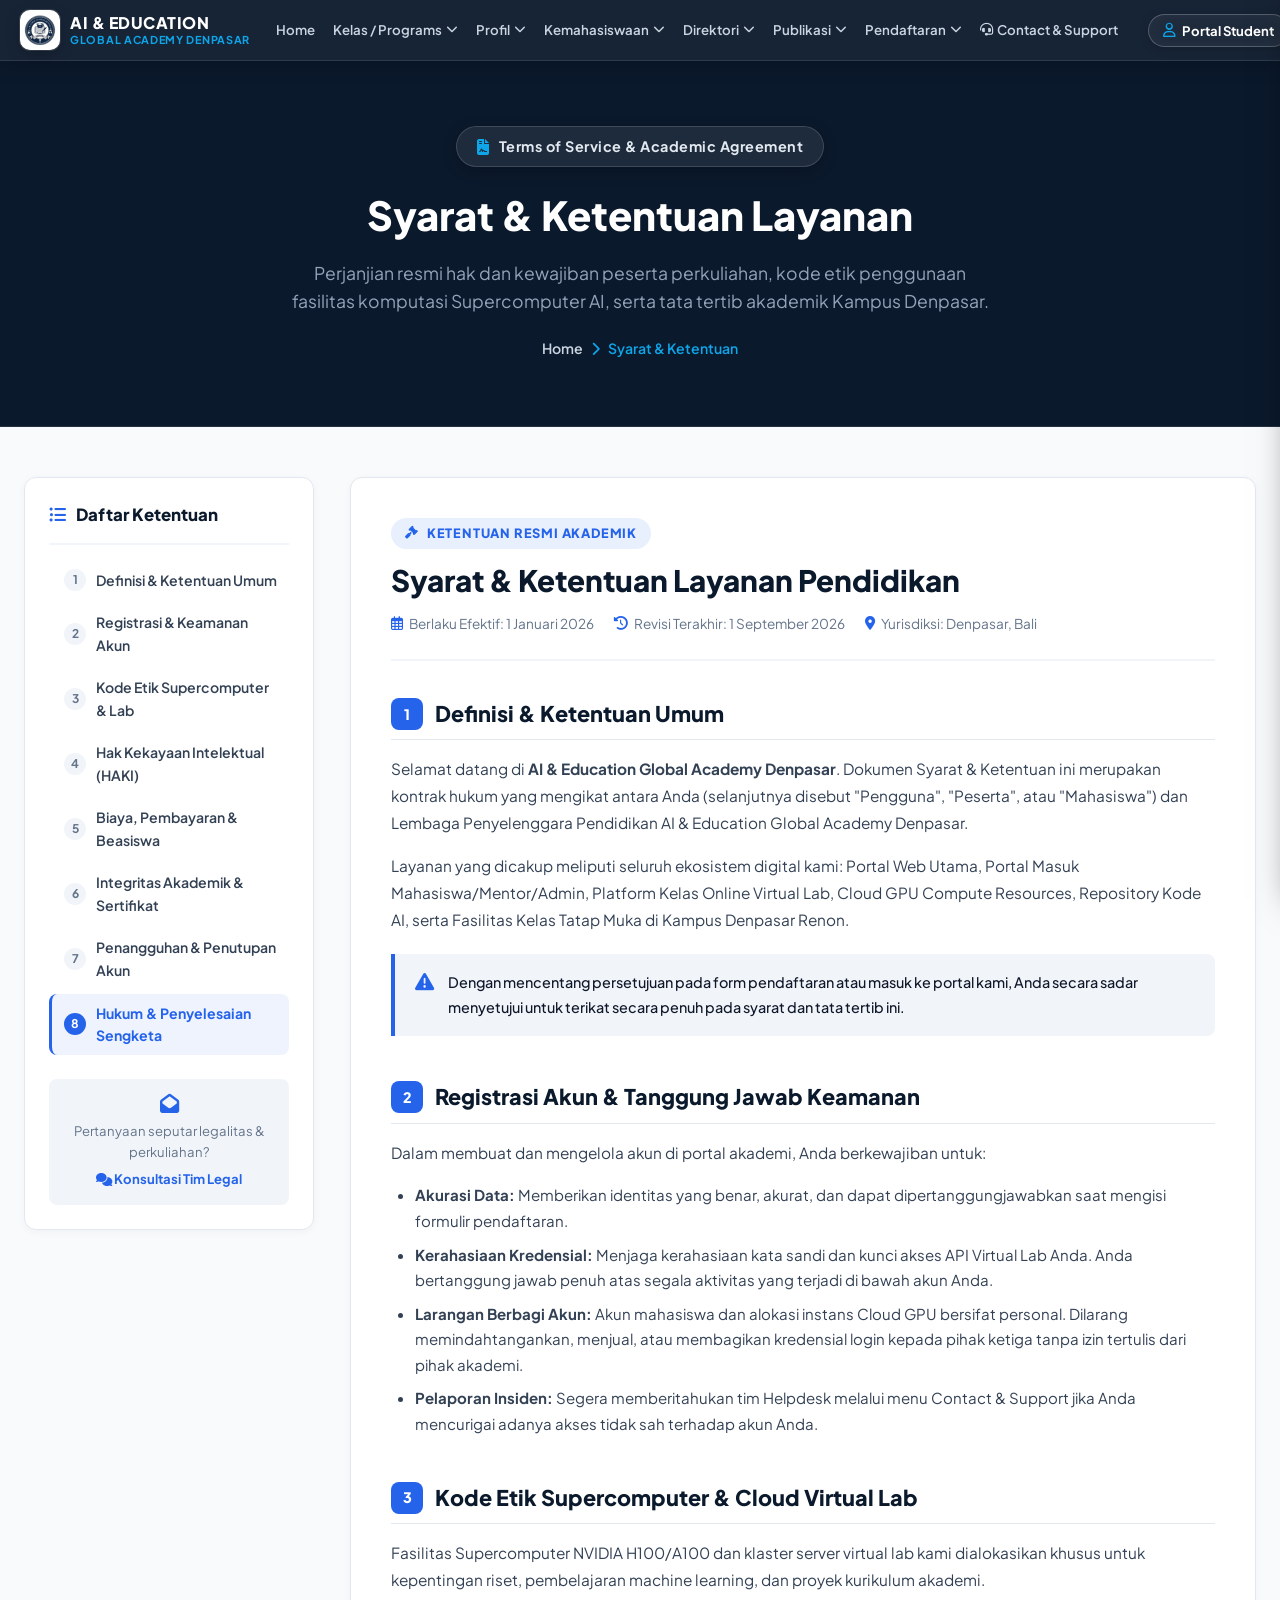
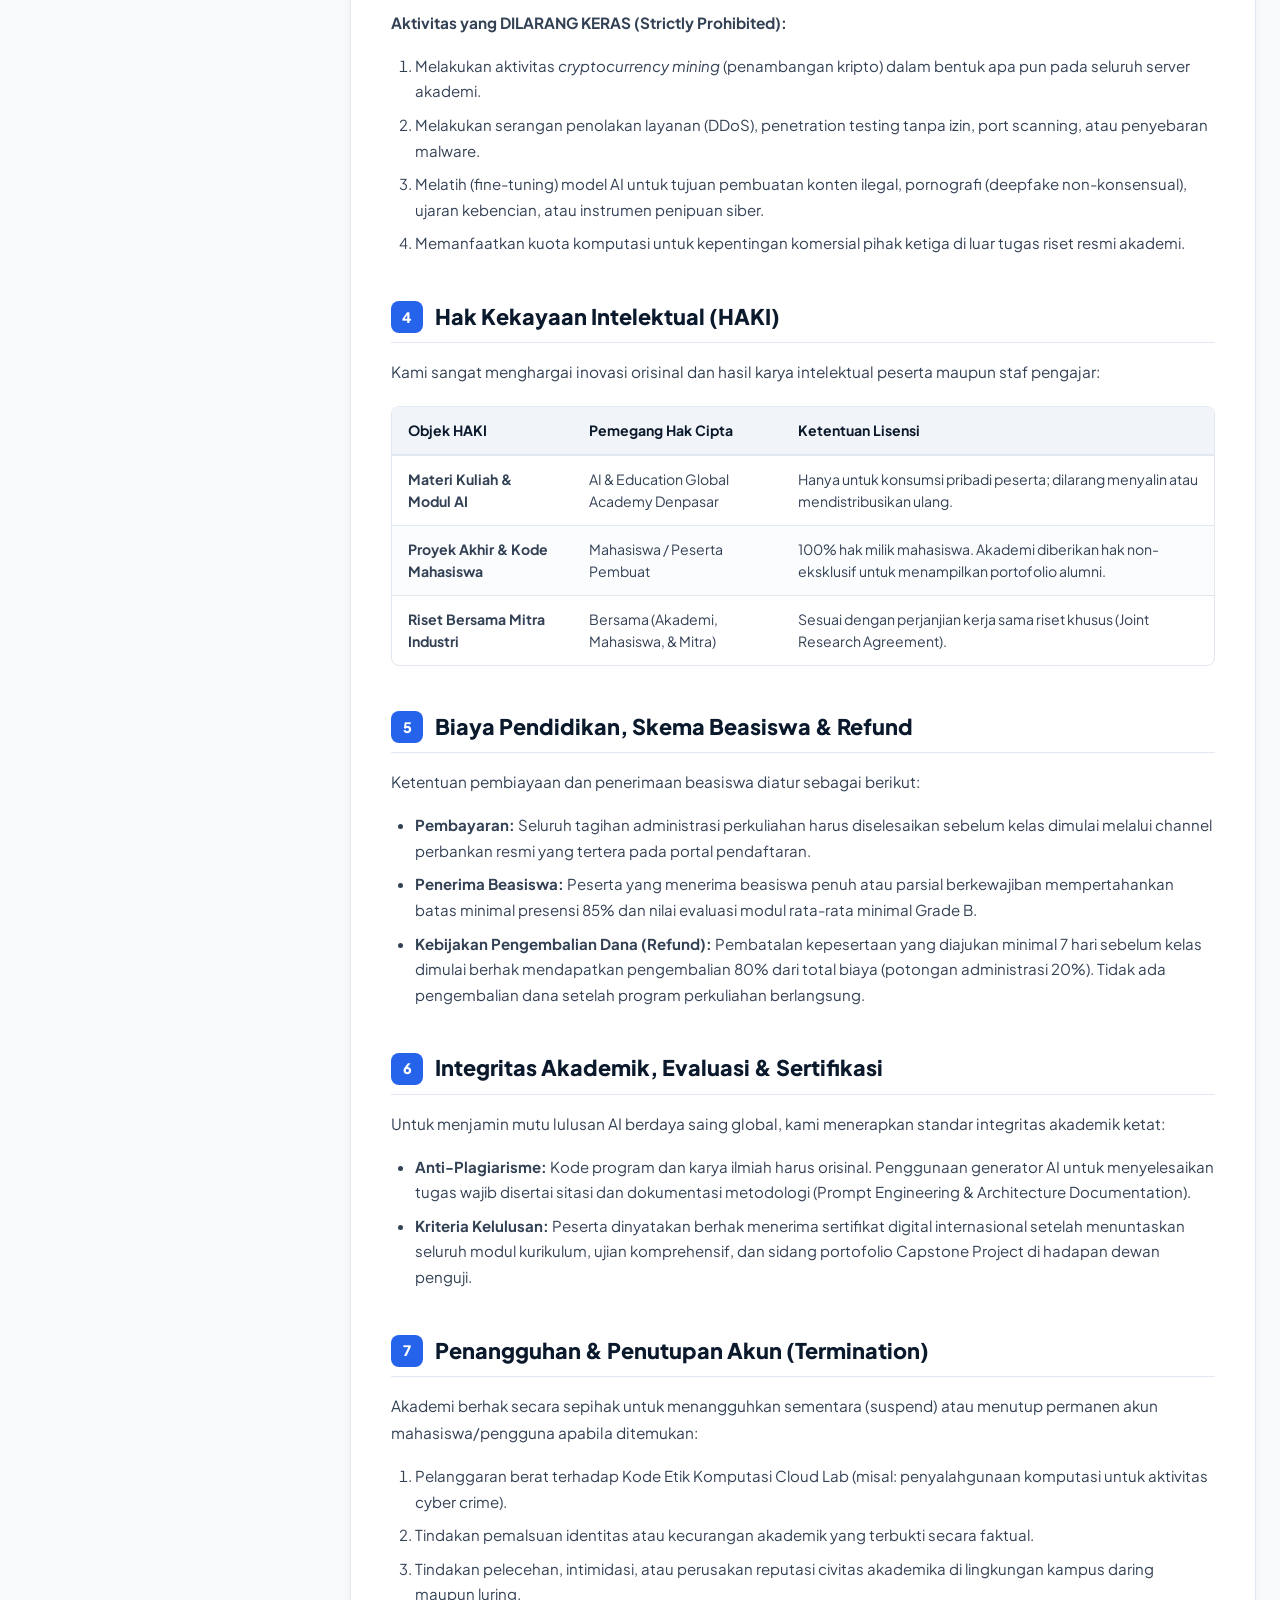
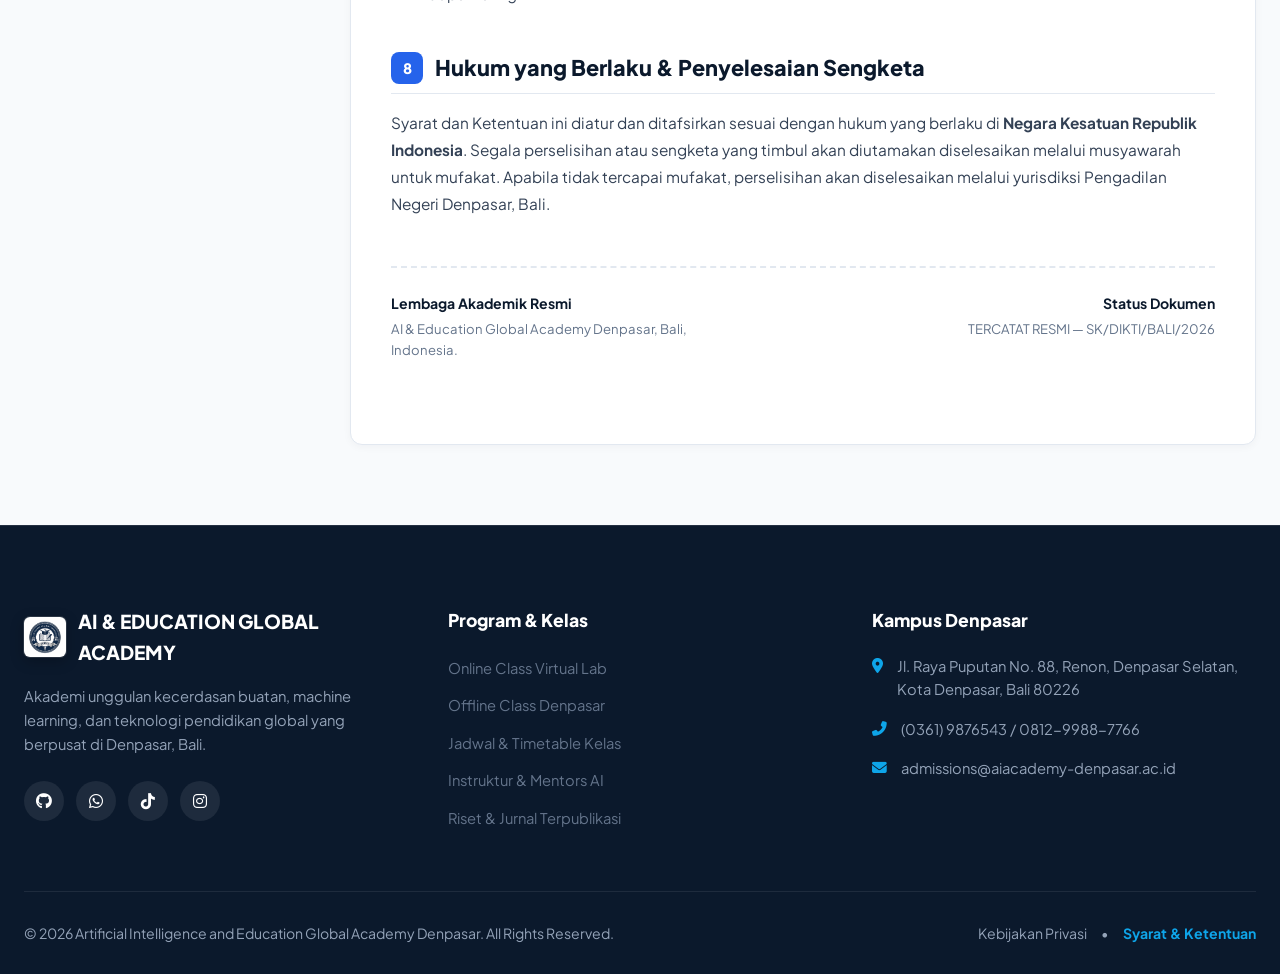
<file: syarat-ketentuan.html>
<!DOCTYPE html>
<html lang="id">
<head>
    <meta charset="UTF-8">
    <meta name="viewport" content="width=device-width, initial-scale=1.0">
    <title>Syarat & Ketentuan Layanan - AI & Education Global Academy Denpasar</title>
    <meta name="description" content="Syarat dan Ketentuan Resmi Penggunaan Layanan Pendidikan, Supercomputer Virtual Lab, Akun Mahasiswa, dan Kebijakan Hak Cipta AI Global Academy Denpasar.">
    <!-- Google Fonts -->
    <link rel="preconnect" href="https://fonts.googleapis.com">
    <link rel="preconnect" href="https://fonts.gstatic.com" crossorigin>
    <link href="https://fonts.googleapis.com/css2?family=Plus+Jakarta+Sans:wght@300;400;500;600;700;800&display=swap" rel="stylesheet">
    <!-- Font Awesome CDN -->
    <link rel="stylesheet" href="https://cdnjs.cloudflare.com/ajax/libs/font-awesome/6.5.1/css/all.min.css">
    <link rel="stylesheet" href="style.css">
</head>
<body>

    <!-- Header Navigation (Without Kebijakan Privasi / Syarat Ketentuan in Nav list) -->
    <header class="site-header">
        <div class="navbar-container">
            <a href="index.html" class="brand-logo" id="brandLogo">
                <img src="Img/Logo.png" alt="AI & Education Global Academy Logo" class="brand-logo-img">
                <div class="brand-text">
                    <span class="brand-title">AI & EDUCATION</span>
                    <span class="brand-subtitle">Global Academy Denpasar</span>
                </div>
            </a>

            <nav class="nav-menu" id="navMenu">
                <ul class="nav-list">
                    <li class="nav-item"><a href="index.html" class="nav-link">Home</a></li>
                    
                    <li class="nav-item dropdown">
                        <a href="kelas.html" class="nav-link">Kelas / Programs <i class="fas fa-chevron-down dropdown-icon"></i></a>
                        <ul class="dropdown-menu">
                            <li><a href="kelas.html#online"><i class="fas fa-laptop-code"></i> Online Class <span class="dropdown-tag tag-online">Virtual Lab</span></a></li>
                            <li><a href="kelas.html#offline"><i class="fas fa-building-user"></i> Offline Class <span class="dropdown-tag tag-offline">Denpasar Campus</span></a></li>
                            <li><a href="kelas.html#schedules"><i class="fas fa-calendar-alt"></i> Jadwal Pelajaran / Schedules</a></li>
                        </ul>
                    </li>

                    <li class="nav-item dropdown">
                        <a href="profil.html" class="nav-link">Profil <i class="fas fa-chevron-down dropdown-icon"></i></a>
                        <ul class="dropdown-menu">
                            <li><a href="profil.html#visi-misi"><i class="fas fa-bullseye"></i> Visi & Misi AI Academy</a></li>
                            <li><a href="profil.html#sejarah"><i class="fas fa-landmark"></i> Tentang Kampus Denpasar</a></li>
                            <li><a href="profil.html#dewan-pakar"><i class="fas fa-sitemap"></i> Dewan Pakar & Researchers</a></li>
                            <li><a href="profil.html#fasilitas"><i class="fas fa-server"></i> Fasilitas Supercomputer & Lab</a></li>
                        </ul>
                    </li>

                    <li class="nav-item dropdown">
                        <a href="kemahasiswaan.html" class="nav-link">Kemahasiswaan <i class="fas fa-chevron-down dropdown-icon"></i></a>
                        <ul class="dropdown-menu">
                            <li><a href="kemahasiswaan.html#bem-dpm"><i class="fas fa-landmark"></i> BEM & DPM / MPM</a></li>
                            <li><a href="kemahasiswaan.html#ukm"><i class="fas fa-users"></i> UKM (Unit Kegiatan Mahasiswa)</a></li>
                            <li><a href="kemahasiswaan.html#prestasi"><i class="fas fa-trophy"></i> Prestasi Siswa</a></li>
                            <li><a href="kemahasiswaan.html#beasiswa"><i class="fas fa-graduation-cap"></i> Beasiswa</a></li>
                            <li><a href="kemahasiswaan.html#bk"><i class="fas fa-hands-helping"></i> Bimbingan Konseling</a></li>
                            <li><a href="kemahasiswaan.html#tatatertib"><i class="fas fa-clipboard-list"></i> Tata Tertib</a></li>
                            <li><a href="kemahasiswaan.html#unitproduksi"><i class="fas fa-store"></i> Unit Produksi</a></li>
                        </ul>
                    </li>

                    <li class="nav-item dropdown">
                        <a href="direktori.html" class="nav-link">Direktori <i class="fas fa-chevron-down dropdown-icon"></i></a>
                        <ul class="dropdown-menu">
                            <li><a href="direktori.html#guru"><i class="fas fa-user-tie"></i> Data Instruktur & Mentors</a></li>
                            <li><a href="direktori.html#siswa"><i class="fas fa-user-graduate"></i> Network Peserta / Alumni</a></li>
                            <li><a href="direktori.html#mitra"><i class="fas fa-handshake"></i> Mitra Industri Global</a></li>
                        </ul>
                    </li>

                    <li class="nav-item dropdown">
                        <a href="publikasi.html" class="nav-link">Publikasi <i class="fas fa-chevron-down dropdown-icon"></i></a>
                        <ul class="dropdown-menu">
                            <li><a href="publikasi.html#berita"><i class="fas fa-newspaper"></i> Berita AI & EdTech</a></li>
                            <li><a href="publikasi.html#pengumuman"><i class="fas fa-bullhorn"></i> Seminar & Workshop</a></li>
                            <li><a href="publikasi.html#agenda"><i class="fas fa-calendar-check"></i> Event AI Summit Bali</a></li>
                            <li><a href="publikasi.html#galeri"><i class="fas fa-images"></i> Galeri Hackathon</a></li>
                        </ul>
                    </li>

                    <li class="nav-item dropdown">
                        <a href="pendaftaran.html" class="nav-link">Pendaftaran <i class="fas fa-chevron-down dropdown-icon"></i></a>
                        <ul class="dropdown-menu">
                            <li><a href="pendaftaran.html#info-ppdb"><i class="fas fa-info-circle"></i> Info Penerimaan Peserta</a></li>
                            <li><a href="pendaftaran.html#syarat"><i class="fas fa-file-signature"></i> Syarat & Beasiswa</a></li>
                            <li><a href="pendaftaran.html#alur"><i class="fas fa-route"></i> Alur Pendaftaran Online</a></li>
                        </ul>
                    </li>

                    <li class="nav-item"><a href="contact.html" class="nav-link"><i class="fas fa-headset"></i> Contact & Support</a></li>
                </ul>
            </nav>

            <div class="nav-actions">
                <button class="btn btn-login" id="openLoginBtn">
                    <i class="far fa-user"></i> Portal Student
                </button>
                <button class="btn btn-contact btn-register-nav" id="openRegisterHubBtn">
                    <span>Daftar Akun</span> <i class="fas fa-user-plus"></i>
                </button>
                <button class="hamburger-btn" id="hamburgerBtn" aria-label="Toggle Menu">
                    <i class="fas fa-bars"></i>
                </button>
            </div>
        </div>
    </header>

    <!-- Mobile Drawer Navigation -->
    <div class="mobile-drawer-overlay" id="drawerOverlay"></div>
    <div class="mobile-drawer" id="mobileDrawer">
        <div class="drawer-header">
            <div class="drawer-brand" style="display: flex; align-items: center; gap: 10px;">
                <img src="Img/Logo.png" alt="AI Academy Logo" class="brand-logo-img" style="height: 38px;">
                <div>
                    <span class="brand-title" style="display: block; font-size: 0.95rem;">AI & EDUCATION</span>
                    <span class="brand-subtitle" style="font-size: 0.75rem;">Global Academy</span>
                </div>
            </div>
            <button class="drawer-close" id="drawerClose">&times;</button>
        </div>
        <div class="drawer-content" id="mobileDrawerContent"></div>
    </div>

    <!-- Page Hero Banner -->
    <section class="page-hero">
        <div class="section-container">
            <div class="welcome-pill" style="margin: 0 auto 16px auto;">
                <i class="fas fa-file-contract"></i>
                <span class="pill-text">Terms of Service & Academic Agreement</span>
            </div>
            <h1 class="page-hero-title">Syarat & Ketentuan Layanan</h1>
            <p class="page-hero-subtitle">Perjanjian resmi hak dan kewajiban peserta perkuliahan, kode etik penggunaan fasilitas komputasi Supercomputer AI, serta tata tertib akademik Kampus Denpasar.</p>
            <div class="breadcrumb-trail">
                <a href="index.html">Home</a>
                <i class="fas fa-chevron-right"></i>
                <span>Syarat & Ketentuan</span>
            </div>
        </div>
    </section>

    <!-- Legal Policy Main Container -->
    <main class="legal-wrapper">
        <div class="section-container">
            <div class="legal-grid">

                <!-- Table of Contents Sticky Sidebar -->
                <aside class="legal-toc-card">
                    <div class="legal-toc-header">
                        <i class="fas fa-list-ul"></i>
                        <span>Daftar Ketentuan</span>
                    </div>
                    <ul class="legal-toc-list">
                        <li>
                            <a href="#toc-1" class="legal-toc-link active">
                                <span class="toc-num">1</span>
                                <span>Definisi & Ketentuan Umum</span>
                            </a>
                        </li>
                        <li>
                            <a href="#toc-2" class="legal-toc-link">
                                <span class="toc-num">2</span>
                                <span>Registrasi & Keamanan Akun</span>
                            </a>
                        </li>
                        <li>
                            <a href="#toc-3" class="legal-toc-link">
                                <span class="toc-num">3</span>
                                <span>Kode Etik Supercomputer & Lab</span>
                            </a>
                        </li>
                        <li>
                            <a href="#toc-4" class="legal-toc-link">
                                <span class="toc-num">4</span>
                                <span>Hak Kekayaan Intelektual (HAKI)</span>
                            </a>
                        </li>
                        <li>
                            <a href="#toc-5" class="legal-toc-link">
                                <span class="toc-num">5</span>
                                <span>Biaya, Pembayaran & Beasiswa</span>
                            </a>
                        </li>
                        <li>
                            <a href="#toc-6" class="legal-toc-link">
                                <span class="toc-num">6</span>
                                <span>Integritas Akademik & Sertifikat</span>
                            </a>
                        </li>
                        <li>
                            <a href="#toc-7" class="legal-toc-link">
                                <span class="toc-num">7</span>
                                <span>Penangguhan & Penutupan Akun</span>
                            </a>
                        </li>
                        <li>
                            <a href="#toc-8" class="legal-toc-link">
                                <span class="toc-num">8</span>
                                <span>Hukum & Penyelesaian Sengketa</span>
                            </a>
                        </li>
                    </ul>

                    <div class="legal-toc-help">
                        <i class="fas fa-envelope-open" style="color: var(--primary-blue); font-size: 1.2rem; margin-bottom: 6px; display: block;"></i>
                        <span>Pertanyaan seputar legalitas & perkuliahan?</span>
                        <a href="contact.html"><i class="fas fa-comments"></i> Konsultasi Tim Legal</a>
                    </div>
                </aside>

                <!-- Document Main Body -->
                <article class="legal-main-content">
                    
                    <div class="legal-doc-header">
                        <span class="legal-doc-badge"><i class="fas fa-gavel"></i> Ketentuan Resmi Akademik</span>
                        <h2 class="legal-doc-title">Syarat & Ketentuan Layanan Pendidikan</h2>
                        <div class="legal-meta-bar">
                            <div class="legal-meta-item">
                                <i class="far fa-calendar-alt"></i>
                                <span>Berlaku Efektif: 1 Januari 2026</span>
                            </div>
                            <div class="legal-meta-item">
                                <i class="fas fa-history"></i>
                                <span>Revisi Terakhir: 1 September 2026</span>
                            </div>
                            <div class="legal-meta-item">
                                <i class="fas fa-map-marker-alt"></i>
                                <span>Yurisdiksi: Denpasar, Bali</span>
                            </div>
                        </div>
                    </div>

                    <!-- Section 1 -->
                    <section id="toc-1" class="legal-section">
                        <h3 class="legal-section-heading">
                            <span class="section-index">1</span>
                            Definisi & Ketentuan Umum
                        </h3>
                        <p>
                            Selamat datang di <strong>AI & Education Global Academy Denpasar</strong>. Dokumen Syarat & Ketentuan ini merupakan kontrak hukum yang mengikat antara Anda (selanjutnya disebut "Pengguna", "Peserta", atau "Mahasiswa") dan Lembaga Penyelenggara Pendidikan AI & Education Global Academy Denpasar.
                        </p>
                        <p>
                            Layanan yang dicakup meliputi seluruh ekosistem digital kami: Portal Web Utama, Portal Masuk Mahasiswa/Mentor/Admin, Platform Kelas Online Virtual Lab, Cloud GPU Compute Resources, Repository Kode AI, serta Fasilitas Kelas Tatap Muka di Kampus Denpasar Renon.
                        </p>
                        <div class="legal-callout-box">
                            <i class="fas fa-exclamation-triangle"></i>
                            <p>Dengan mencentang persetujuan pada form pendaftaran atau masuk ke portal kami, Anda secara sadar menyetujui untuk terikat secara penuh pada syarat dan tata tertib ini.</p>
                        </div>
                    </section>

                    <!-- Section 2 -->
                    <section id="toc-2" class="legal-section">
                        <h3 class="legal-section-heading">
                            <span class="section-index">2</span>
                            Registrasi Akun & Tanggung Jawab Keamanan
                        </h3>
                        <p>Dalam membuat dan mengelola akun di portal akademi, Anda berkewajiban untuk:</p>
                        <ul>
                            <li><strong>Akurasi Data:</strong> Memberikan identitas yang benar, akurat, dan dapat dipertanggungjawabkan saat mengisi formulir pendaftaran.</li>
                            <li><strong>Kerahasiaan Kredensial:</strong> Menjaga kerahasiaan kata sandi dan kunci akses API Virtual Lab Anda. Anda bertanggung jawab penuh atas segala aktivitas yang terjadi di bawah akun Anda.</li>
                            <li><strong>Larangan Berbagi Akun:</strong> Akun mahasiswa dan alokasi instans Cloud GPU bersifat personal. Dilarang memindahtangankan, menjual, atau membagikan kredensial login kepada pihak ketiga tanpa izin tertulis dari pihak akademi.</li>
                            <li><strong>Pelaporan Insiden:</strong> Segera memberitahukan tim Helpdesk melalui menu Contact & Support jika Anda mencurigai adanya akses tidak sah terhadap akun Anda.</li>
                        </ul>
                    </section>

                    <!-- Section 3 -->
                    <section id="toc-3" class="legal-section">
                        <h3 class="legal-section-heading">
                            <span class="section-index">3</span>
                            Kode Etik Supercomputer & Cloud Virtual Lab
                        </h3>
                        <p>
                            Fasilitas Supercomputer NVIDIA H100/A100 dan klaster server virtual lab kami dialokasikan khusus untuk kepentingan riset, pembelajaran machine learning, dan proyek kurikulum akademi.
                        </p>
                        <p><strong>Aktivitas yang DILARANG KERAS (Strictly Prohibited):</strong></p>
                        <ol>
                            <li>Melakukan aktivitas <em>cryptocurrency mining</em> (penambangan kripto) dalam bentuk apa pun pada seluruh server akademi.</li>
                            <li>Melakukan serangan penolakan layanan (DDoS), penetration testing tanpa izin, port scanning, atau penyebaran malware.</li>
                            <li>Melatih (fine-tuning) model AI untuk tujuan pembuatan konten ilegal, pornografi (deepfake non-konsensual), ujaran kebencian, atau instrumen penipuan siber.</li>
                            <li>Memanfaatkan kuota komputasi untuk kepentingan komersial pihak ketiga di luar tugas riset resmi akademi.</li>
                        </ol>
                    </section>

                    <!-- Section 4 -->
                    <section id="toc-4" class="legal-section">
                        <h3 class="legal-section-heading">
                            <span class="section-index">4</span>
                            Hak Kekayaan Intelektual (HAKI)
                        </h3>
                        <p>
                            Kami sangat menghargai inovasi orisinal dan hasil karya intelektual peserta maupun staf pengajar:
                        </p>
                        <div class="legal-table-wrapper">
                            <table class="legal-table">
                                <thead>
                                    <tr>
                                        <th>Objek HAKI</th>
                                        <th>Pemegang Hak Cipta</th>
                                        <th>Ketentuan Lisensi</th>
                                    </tr>
                                </thead>
                                <tbody>
                                    <tr>
                                        <td><strong>Materi Kuliah & Modul AI</strong></td>
                                        <td>AI & Education Global Academy Denpasar</td>
                                        <td>Hanya untuk konsumsi pribadi peserta; dilarang menyalin atau mendistribusikan ulang.</td>
                                    </tr>
                                    <tr>
                                        <td><strong>Proyek Akhir & Kode Mahasiswa</strong></td>
                                        <td>Mahasiswa / Peserta Pembuat</td>
                                        <td>100% hak milik mahasiswa. Akademi diberikan hak non-eksklusif untuk menampilkan portofolio alumni.</td>
                                    </tr>
                                    <tr>
                                        <td><strong>Riset Bersama Mitra Industri</strong></td>
                                        <td>Bersama (Akademi, Mahasiswa, & Mitra)</td>
                                        <td>Sesuai dengan perjanjian kerja sama riset khusus (Joint Research Agreement).</td>
                                    </tr>
                                </tbody>
                            </table>
                        </div>
                    </section>

                    <!-- Section 5 -->
                    <section id="toc-5" class="legal-section">
                        <h3 class="legal-section-heading">
                            <span class="section-index">5</span>
                            Biaya Pendidikan, Skema Beasiswa & Refund
                        </h3>
                        <p>Ketentuan pembiayaan dan penerimaan beasiswa diatur sebagai berikut:</p>
                        <ul>
                            <li><strong>Pembayaran:</strong> Seluruh tagihan administrasi perkuliahan harus diselesaikan sebelum kelas dimulai melalui channel perbankan resmi yang tertera pada portal pendaftaran.</li>
                            <li><strong>Penerima Beasiswa:</strong> Peserta yang menerima beasiswa penuh atau parsial berkewajiban mempertahankan batas minimal presensi 85% dan nilai evaluasi modul rata-rata minimal Grade B.</li>
                            <li><strong>Kebijakan Pengembalian Dana (Refund):</strong> Pembatalan kepesertaan yang diajukan minimal 7 hari sebelum kelas dimulai berhak mendapatkan pengembalian 80% dari total biaya (potongan administrasi 20%). Tidak ada pengembalian dana setelah program perkuliahan berlangsung.</li>
                        </ul>
                    </section>

                    <!-- Section 6 -->
                    <section id="toc-6" class="legal-section">
                        <h3 class="legal-section-heading">
                            <span class="section-index">6</span>
                            Integritas Akademik, Evaluasi & Sertifikasi
                        </h3>
                        <p>
                            Untuk menjamin mutu lulusan AI berdaya saing global, kami menerapkan standar integritas akademik ketat:
                        </p>
                        <ul>
                            <li><strong>Anti-Plagiarisme:</strong> Kode program dan karya ilmiah harus orisinal. Penggunaan generator AI untuk menyelesaikan tugas wajib disertai sitasi dan dokumentasi metodologi (Prompt Engineering & Architecture Documentation).</li>
                            <li><strong>Kriteria Kelulusan:</strong> Peserta dinyatakan berhak menerima sertifikat digital internasional setelah menuntaskan seluruh modul kurikulum, ujian komprehensif, dan sidang portofolio Capstone Project di hadapan dewan penguji.</li>
                        </ul>
                    </section>

                    <!-- Section 7 -->
                    <section id="toc-7" class="legal-section">
                        <h3 class="legal-section-heading">
                            <span class="section-index">7</span>
                            Penangguhan & Penutupan Akun (Termination)
                        </h3>
                        <p>
                            Akademi berhak secara sepihak untuk menangguhkan sementara (suspend) atau menutup permanen akun mahasiswa/pengguna apabila ditemukan:
                        </p>
                        <ol>
                            <li>Pelanggaran berat terhadap Kode Etik Komputasi Cloud Lab (misal: penyalahgunaan komputasi untuk aktivitas cyber crime).</li>
                            <li>Tindakan pemalsuan identitas atau kecurangan akademik yang terbukti secara faktual.</li>
                            <li>Tindakan pelecehan, intimidasi, atau perusakan reputasi civitas akademika di lingkungan kampus daring maupun luring.</li>
                        </ol>
                    </section>

                    <!-- Section 8 -->
                    <section id="toc-8" class="legal-section">
                        <h3 class="legal-section-heading">
                            <span class="section-index">8</span>
                            Hukum yang Berlaku & Penyelesaian Sengketa
                        </h3>
                        <p>
                            Syarat dan Ketentuan ini diatur dan ditafsirkan sesuai dengan hukum yang berlaku di <strong>Negara Kesatuan Republik Indonesia</strong>. Segala perselisihan atau sengketa yang timbul akan diutamakan diselesaikan melalui musyawarah untuk mufakat. Apabila tidak tercapai mufakat, perselisihan akan diselesaikan melalui yurisdiksi Pengadilan Negeri Denpasar, Bali.
                        </p>

                        <div class="legal-footer-signature">
                            <div class="legal-signature-box">
                                <div class="legal-signature-title">Lembaga Akademik Resmi</div>
                                <div class="legal-signature-desc">AI & Education Global Academy Denpasar, Bali, Indonesia.</div>
                            </div>
                            <div class="legal-signature-box" style="text-align: right;">
                                <div class="legal-signature-title">Status Dokumen</div>
                                <div class="legal-signature-desc">TERCATAT RESMI — SK/DIKTI/BALI/2026</div>
                            </div>
                        </div>
                    </section>

                </article>

            </div>
        </div>
    </main>

    <!-- Footer Section -->
    <footer class="site-footer">
        <div class="section-container">
            <div class="footer-grid">
                <div class="footer-brand-col">
                    <div class="footer-logo">
                        <img src="Img/Logo.png" alt="AI & Education Logo" class="brand-logo-img" style="height: 40px;">
                        <span>AI & EDUCATION GLOBAL ACADEMY</span>
                    </div>
                    <p class="footer-desc">
                        Akademi unggulan kecerdasan buatan, machine learning, dan teknologi pendidikan global yang berpusat di Denpasar, Bali.
                    </p>
                    <div class="social-links">
                        <a href="https://github.com/gusmang-coder" target="_blank" rel="noopener noreferrer" aria-label="GitHub"><i class="fab fa-github"></i></a>
                        <a href="https://wa.me/6281932788177" target="_blank" rel="noopener noreferrer" aria-label="WhatsApp"><i class="fab fa-whatsapp"></i></a>
                        <a href="https://www.tiktok.com/@itsbrodamnbruh?_r=1&_t=ZS-99PWqkb6e4G" target="_blank" rel="noopener noreferrer" aria-label="TikTok"><i class="fab fa-tiktok"></i></a>
                        <a href="https://www.instagram.com/mikeythefemboy5?igsi=emJxd2kyZnk3MDl4&utm_source=qr" target="_blank" rel="noopener noreferrer" aria-label="Instagram"><i class="fab fa-instagram"></i></a>
                    </div>
                </div>

                <div class="footer-links-col">
                    <h4 class="footer-heading">Program & Kelas</h4>
                    <ul class="footer-menu">
                        <li><a href="kelas.html#online">Online Class Virtual Lab</a></li>
                        <li><a href="kelas.html#offline">Offline Class Denpasar</a></li>
                        <li><a href="kelas.html#schedules">Jadwal & Timetable Kelas</a></li>
                        <li><a href="direktori.html#guru">Instruktur & Mentors AI</a></li>
                        <li><a href="publikasi.html#berita">Riset & Jurnal Terpublikasi</a></li>
                    </ul>
                </div>

                <div class="footer-contact-col">
                    <h4 class="footer-heading">Kampus Denpasar</h4>
                    <ul class="contact-info-list">
                        <li>
                            <i class="fas fa-map-marker-alt"></i>
                            <span>Jl. Raya Puputan No. 88, Renon, Denpasar Selatan, Kota Denpasar, Bali 80226</span>
                        </li>
                        <li>
                            <i class="fas fa-phone-alt"></i>
                            <span>(0361) 9876543 / 0812-9988-7766</span>
                        </li>
                        <li>
                            <i class="fas fa-envelope"></i>
                            <span>admissions@aiacademy-denpasar.ac.id</span>
                        </li>
                    </ul>
                </div>
            </div>

            <div class="footer-bottom">
                <p>&copy; 2026 Artificial Intelligence and Education Global Academy Denpasar. All Rights Reserved.</p>
                <div class="footer-bottom-links">
                    <a href="kebijakan-privasi.html">Kebijakan Privasi</a>
                    <span class="dot">•</span>
                    <a href="syarat-ketentuan.html" style="color: var(--accent-cyan); font-weight: 700;">Syarat & Ketentuan</a>
                </div>
            </div>
        </div>
    </footer>

    <!-- Login Modal -->
    <div class="modal-backdrop" id="loginModal">
        <div class="modal-card">
            <div class="modal-header">
                <h3><i class="fas fa-user-lock"></i> Portal AI Academy Student & Faculty</h3>
                <button class="modal-close" id="loginClose">&times;</button>
            </div>
            <div class="modal-body">
                <!-- 1-Click Demo Login in Modal -->
                <div style="background: rgba(14, 165, 233, 0.08); border: 1px dashed rgba(14, 165, 233, 0.35); border-radius: var(--radius-sm); padding: 10px 12px; margin-bottom: 16px;">
                    <div style="font-size: 0.76rem; font-weight: 800; color: var(--primary-blue); margin-bottom: 6px; display: flex; align-items: center; justify-content: space-between;">
                        <span><i class="fas fa-magic"></i> Akun Demo Cepat (1-Klik):</span>
                        <span style="color: var(--text-muted); font-weight: 500;">Pilih untuk isi otomatis</span>
                    </div>
                    <div style="display: flex; gap: 6px; flex-wrap: wrap;">
                        <button type="button" class="demo-chip-btn" data-demo="student" style="flex:1; padding: 6px 10px; font-size: 0.76rem; color: var(--primary-dark); background: #fff; border: 1px solid var(--border-color);">
                            <span><i class="fas fa-user-graduate" style="color:var(--primary-blue);"></i> Student</span>
                        </button>
                        <button type="button" class="demo-chip-btn" data-demo="mentor" style="flex:1; padding: 6px 10px; font-size: 0.76rem; color: var(--primary-dark); background: #fff; border: 1px solid var(--border-color);">
                            <span><i class="fas fa-chalkboard-teacher" style="color:#6366F1;"></i> Mentor</span>
                        </button>
                        <button type="button" class="demo-chip-btn" data-demo="admin" style="flex:1; padding: 6px 10px; font-size: 0.76rem; color: var(--primary-dark); background: #fff; border: 1px solid var(--border-color);">
                            <span><i class="fas fa-user-shield" style="color:#10B981;"></i> Admin</span>
                        </button>
                    </div>
                </div>

                <form id="loginForm">
                    <div class="form-group">
                        <label for="username">Email / Student ID / NIP</label>
                        <div class="input-with-icon">
                            <i class="fas fa-envelope"></i>
                            <input type="text" id="username" placeholder="Masukkan ID atau Email Akademi" required>
                        </div>
                    </div>
                    <div class="form-group">
                        <label for="password">Kata Sandi</label>
                        <div class="input-with-icon input-password-wrapper">
                            <i class="fas fa-lock"></i>
                            <input type="password" id="password" placeholder="Masukkan Kata Sandi" required>
                            <button type="button" class="toggle-password-btn" title="Lihat Kata Sandi">
                                <i class="fas fa-eye"></i>
                            </button>
                        </div>
                    </div>
                    <div class="form-group">
                        <label for="userRole">Akses Sistem</label>
                        <div class="input-with-icon">
                            <i class="fas fa-user-tag"></i>
                            <select id="userRole">
                                <option value="student">Student / Online Class Participant</option>
                                <option value="mentor">AI Mentor / Faculty Instructor</option>
                                <option value="admin">Administrator / Research Director</option>
                            </select>
                        </div>
                    </div>
                    <button type="submit" class="btn btn-block btn-search" style="background: linear-gradient(135deg, var(--primary-blue) 0%, #1D4ED8 100%); color:#fff; font-weight:700; padding:12px; border-radius: var(--radius-sm);">
                        <span>Masuk Portal Akademi</span>
                        <i class="fas fa-arrow-right" style="margin-left: 6px;"></i>
                    </button>
                    <div class="modal-footer-links" style="margin-top: 16px; text-align: center; font-size: 0.88rem; color: var(--text-muted);">
                        <span>Belum punya akun? <a href="register.html" style="color: var(--primary-blue); font-weight: 700;">Daftar Sekarang</a> atau buka <a href="login.html" style="color: var(--primary-blue); font-weight: 700;">Portal Login Penuh</a></span>
                    </div>
                </form>
            </div>
        </div>
    </div>

    <!-- Contact / Enrollment Modal -->
    <div class="modal-backdrop" id="contactModal">
        <div class="modal-card">
            <div class="modal-header">
                <h3><i class="fas fa-paper-plane"></i> Form Pendaftaran & Informasi Kelas</h3>
                <button class="modal-close" id="contactClose">&times;</button>
            </div>
            <div class="modal-body">
                <form id="contactForm">
                    <div class="form-group">
                        <label for="contactName">Nama Lengkap</label>
                        <input type="text" id="contactName" placeholder="Nama Anda" required class="form-control">
                    </div>
                    <div class="form-group">
                        <label for="contactEmail">Email & WhatsApp</label>
                        <input type="text" id="contactEmail" placeholder="Email / Kontak WA Active" required class="form-control">
                    </div>
                    <div class="form-group">
                        <label for="contactMessage">Program & Jadwal Yang Diminati</label>
                        <textarea id="contactMessage" rows="4" placeholder="Sebutkan minat Kelas Online / Offline atau pertanyaan Anda..." required class="form-control"></textarea>
                    </div>
                    <button type="submit" class="btn btn-block btn-search">Kirim Pendaftaran</button>
                </form>
            </div>
        </div>
    </div>

    <script src="script.js"></script>
</body>
</html>
</file>
<file: style.css>
/* ==========================================
   ARTIFICIAL INTELLIGENCE & EDUCATION GLOBAL ACADEMY DENPASAR
   Official Web Application Design System
   Palette: Dark Blue - Slate Gray - Crisp White
   ========================================== */

/* --- CSS Variables & Design Tokens --- */
:root {
    /* Primary Colors (Dark Blue / Deep Navy) */
    --primary-dark: #0B192C;
    --primary-navy: #1E293B;
    --primary-blue: #2563EB;
    --primary-blue-hover: #1D4ED8;
    
    /* Solid Primary Theme Colors */
    --hero-bg-solid: #0B192C;
    --hero-surface-solid: #1E293B;

    /* Slate Grays */
    --text-dark: #0F172A;
    --text-main: #334155;
    --text-muted: #64748B;
    --text-light: #F8FAFC;
    
    /* Backgrounds & Panels */
    --bg-light: #F8FAFC;
    --bg-gray: #F1F5F9;
    --card-bg: #FFFFFF;
    --border-color: #E2E8F0;

    /* Badges & Accents */
    --accent-cyan: #0EA5E9;
    --accent-indigo: #6366F1;
    --accent-emerald: #10B981;

    /* Radii */
    --radius-sm: 8px;
    --radius-md: 12px;
    --radius-lg: 20px;
    --radius-pill: 50px;

    /* Shadows */
    --shadow-sm: 0 2px 8px rgba(11, 25, 44, 0.04);
    --shadow-md: 0 8px 24px rgba(11, 25, 44, 0.08);
    --shadow-lg: 0 16px 36px rgba(11, 25, 44, 0.12);
    --shadow-blue: 0 10px 25px rgba(37, 99, 235, 0.25);

    --transition: all 0.3s cubic-bezier(0.4, 0, 0.2, 1);
}

/* --- Base & Reset Styles --- */
*, *::before, *::after {
    box-sizing: border-box;
    margin: 0;
    padding: 0;
}

html {
    scroll-behavior: smooth;
    font-size: 16px;
}

body {
    font-family: 'Plus Jakarta Sans', -apple-system, BlinkMacSystemFont, 'Segoe UI', Roboto, sans-serif;
    color: var(--text-main);
    background-color: var(--bg-light);
    line-height: 1.6;
    overflow-x: hidden;
}

a {
    text-decoration: none;
    color: inherit;
    transition: var(--transition);
}

ul {
    list-style: none;
}

button, input, select, textarea {
    font-family: inherit;
    font-size: inherit;
    border: none;
    outline: none;
}

/* --- Header & Navigation --- */
.site-header {
    position: sticky;
    top: 0;
    left: 0;
    width: 100%;
    background-color: rgba(11, 25, 44, 0.95);
    backdrop-filter: blur(12px);
    z-index: 1000;
    border-bottom: 1px solid rgba(255, 255, 255, 0.1);
    box-shadow: 0 4px 20px rgba(0, 0, 0, 0.2);
}

.navbar-container {
    max-width: 1440px;
    margin: 0 auto;
    padding: 10px 20px;
    display: flex;
    align-items: center;
    justify-content: space-between;
    gap: 14px;
}

.brand-logo {
    display: flex;
    align-items: center;
    gap: 10px;
    text-decoration: none;
    flex-shrink: 0;
    margin-right: 4px;
    transition: transform 0.2s ease;
}

.brand-logo:hover {
    transform: translateY(-1px);
}

.logo-badge {
    width: 44px;
    height: 44px;
    background-color: var(--primary-blue);
    border-radius: var(--radius-md);
    display: flex;
    align-items: center;
    justify-content: center;
    color: #FFFFFF;
    font-size: 1.4rem;
    box-shadow: 0 4px 15px rgba(37, 99, 235, 0.4);
}

.brand-logo-img, .logo-img {
    height: 40px;
    width: 40px;
    max-height: 40px;
    object-fit: contain;
    border-radius: 10px;
    background: #FFFFFF;
    padding: 3px;
    box-shadow: 0 4px 14px rgba(0, 0, 0, 0.25), 0 0 0 1px rgba(255, 255, 255, 0.15);
    flex-shrink: 0;
    transition: transform 0.3s ease, box-shadow 0.3s ease;
}

.brand-logo:hover .brand-logo-img {
    transform: scale(1.05);
    box-shadow: 0 6px 18px rgba(37, 99, 235, 0.4), 0 0 0 1px rgba(56, 189, 248, 0.4);
}

.brand-text {
    display: flex;
    flex-direction: column;
    justify-content: center;
    white-space: nowrap;
    line-height: 1.2;
}

.brand-title {
    font-size: 1rem;
    font-weight: 800;
    color: #FFFFFF;
    letter-spacing: 0.5px;
    line-height: 1.15;
    text-transform: uppercase;
}

.brand-subtitle {
    font-size: 0.68rem;
    font-weight: 700;
    color: var(--accent-cyan, #38BDF8);
    letter-spacing: 0.7px;
    text-transform: uppercase;
    margin-top: 1px;
}

/* --- Desktop Nav Links --- */
.nav-menu {
    display: flex;
    align-items: center;
    justify-content: center;
}

.nav-list {
    display: flex;
    align-items: center;
    gap: 2px;
}

.nav-item {
    position: relative;
}

.nav-link {
    display: flex;
    align-items: center;
    gap: 4px;
    padding: 7px 8px;
    font-size: 0.83rem;
    font-weight: 600;
    color: #CBD5E1;
    border-radius: 6px;
    white-space: nowrap;
    transition: var(--transition);
}

.nav-link:hover, .nav-item.active .nav-link {
    color: #FFFFFF;
    background-color: rgba(255, 255, 255, 0.12);
}

.dropdown-icon {
    font-size: 0.72rem;
    transition: transform 0.2s ease;
}

.nav-item:hover .dropdown-icon {
    transform: rotate(180deg);
}

/* Dropdown Menu Styles */
.dropdown-menu {
    position: absolute;
    top: 100%;
    left: 0;
    min-width: 250px;
    background: #0F172A;
    border-radius: var(--radius-md);
    box-shadow: 0 16px 36px rgba(0, 0, 0, 0.4);
    padding: 10px;
    opacity: 0;
    visibility: hidden;
    transform: translateY(10px);
    transition: var(--transition);
    border: 1px solid rgba(255, 255, 255, 0.12);
}

.nav-item:hover .dropdown-menu {
    opacity: 1;
    visibility: visible;
    transform: translateY(0);
}

.dropdown-menu li a {
    display: flex;
    align-items: center;
    gap: 12px;
    padding: 10px 14px;
    font-size: 0.9rem;
    font-weight: 600;
    color: #CBD5E1;
    border-radius: var(--radius-sm);
    transition: var(--transition);
}

.dropdown-menu li a i {
    color: var(--accent-cyan);
    width: 18px;
    font-size: 1rem;
}

.dropdown-menu li a:hover {
    background-color: var(--primary-blue);
    color: #FFFFFF;
}

.dropdown-menu li a:hover i {
    color: #FFFFFF;
}

.dropdown-tag {
    font-size: 0.7rem;
    padding: 2px 6px;
    border-radius: 4px;
    font-weight: 700;
    margin-left: auto;
    text-transform: uppercase;
}

.tag-online {
    background: rgba(14, 165, 233, 0.2);
    color: #38BDF8;
}

.tag-offline {
    background: rgba(99, 102, 241, 0.2);
    color: #818CF8;
}

/* Header Buttons */
.nav-actions {
    display: flex;
    align-items: center;
    gap: 8px;
    flex-shrink: 0;
    margin-left: 8px;
}

.btn {
    display: inline-flex;
    align-items: center;
    justify-content: center;
    gap: 6px;
    padding: 8px 16px;
    font-size: 0.84rem;
    font-weight: 700;
    border-radius: var(--radius-pill);
    cursor: pointer;
    transition: var(--transition);
    text-decoration: none;
    white-space: nowrap;
}

.btn-login {
    background: rgba(255, 255, 255, 0.08);
    color: #FFFFFF;
    border: 1px solid rgba(255, 255, 255, 0.22);
    padding: 7px 14px;
    font-size: 0.82rem;
    backdrop-filter: blur(8px);
    box-shadow: 0 2px 10px rgba(0, 0, 0, 0.2);
}

.btn-login i {
    color: var(--accent-cyan, #38BDF8);
    font-size: 0.9rem;
    transition: transform 0.25s ease;
}

.btn-login:hover {
    background: rgba(255, 255, 255, 0.18);
    border-color: var(--accent-cyan, #38BDF8);
    color: #FFFFFF;
    box-shadow: 0 4px 20px rgba(14, 165, 233, 0.3);
    transform: translateY(-1px);
}

.btn-login:hover i {
    transform: scale(1.15);
}

.btn-contact, .btn-register-nav {
    background: linear-gradient(135deg, #2563EB 0%, #0EA5E9 100%);
    color: #FFFFFF;
    padding: 7px 15px;
    font-size: 0.82rem;
    font-weight: 700;
    border: 1px solid rgba(255, 255, 255, 0.2);
    box-shadow: 0 4px 16px rgba(37, 99, 235, 0.4), inset 0 1px 0 rgba(255, 255, 255, 0.25);
    position: relative;
    overflow: hidden;
}

.btn-contact i, .btn-register-nav i {
    transition: transform 0.25s ease;
}

.btn-contact:hover, .btn-register-nav:hover {
    background: linear-gradient(135deg, #1D4ED8 0%, #0284C7 100%);
    transform: translateY(-2px);
    box-shadow: 0 8px 26px rgba(37, 99, 235, 0.55), inset 0 1px 0 rgba(255, 255, 255, 0.3);
    color: #FFFFFF;
}

.btn-contact:hover i, .btn-register-nav:hover i {
    transform: translateX(3px);
}

.hamburger-btn {
    display: none;
    background: transparent;
    font-size: 1.5rem;
    color: #FFFFFF;
    cursor: pointer;
    padding: 6px 10px;
}

/* Mobile Navigation Drawer */
.mobile-drawer-overlay {
    position: fixed;
    top: 0;
    left: 0;
    width: 100%;
    height: 100%;
    background: rgba(11, 25, 44, 0.75);
    backdrop-filter: blur(4px);
    z-index: 1050;
    opacity: 0;
    visibility: hidden;
    transition: var(--transition);
}

.mobile-drawer-overlay.active {
    opacity: 1;
    visibility: visible;
}

.mobile-drawer {
    position: fixed;
    top: 0;
    right: -340px;
    width: 320px;
    max-width: 86vw;
    height: 100%;
    background: #0F172A;
    color: #FFFFFF;
    z-index: 1100;
    box-shadow: -8px 0 32px rgba(0, 0, 0, 0.5);
    transition: right 0.3s cubic-bezier(0.4, 0, 0.2, 1);
    display: flex;
    flex-direction: column;
}

.mobile-drawer.active {
    right: 0;
}

.drawer-header {
    display: flex;
    align-items: center;
    justify-content: space-between;
    padding: 18px 20px;
    border-bottom: 1px solid rgba(255, 255, 255, 0.1);
    background: rgba(15, 23, 42, 0.95);
}

.drawer-close {
    background: rgba(255, 255, 255, 0.08);
    border: none;
    width: 36px;
    height: 36px;
    border-radius: 50%;
    font-size: 1.4rem;
    cursor: pointer;
    color: #CBD5E1;
    display: flex;
    align-items: center;
    justify-content: center;
    transition: var(--transition);
}

.drawer-close:hover {
    background: rgba(255, 255, 255, 0.2);
    color: #FFFFFF;
}

.drawer-content {
    padding: 16px 14px 24px;
    overflow-y: auto;
    flex: 1;
    display: flex;
    flex-direction: column;
    gap: 16px;
}

/* Mobile Drawer Navigation Styles */
.mobile-drawer .nav-menu {
    display: block !important;
    width: 100%;
}

.mobile-drawer .nav-list {
    display: flex !important;
    flex-direction: column !important;
    width: 100% !important;
    gap: 6px !important;
    list-style: none;
    padding: 0;
    margin: 0;
}

.mobile-drawer .nav-item {
    width: 100%;
    position: relative;
    border-radius: 8px;
}

.mobile-drawer .nav-link {
    display: flex;
    align-items: center;
    justify-content: space-between;
    padding: 11px 14px;
    font-size: 0.94rem;
    font-weight: 600;
    color: #E2E8F0;
    background: rgba(255, 255, 255, 0.03);
    border: 1px solid rgba(255, 255, 255, 0.06);
    border-radius: 8px;
    text-decoration: none;
    transition: all 0.2s ease;
}

.mobile-drawer .nav-link:hover,
.mobile-drawer .nav-item.active > .nav-link {
    background: rgba(37, 99, 235, 0.2);
    color: #60A5FA;
    border-color: rgba(37, 99, 235, 0.4);
}

.mobile-drawer .dropdown-icon {
    font-size: 0.8rem;
    transition: transform 0.25s ease;
    color: #94A3B8;
}

.mobile-drawer .nav-item.open > .nav-link .dropdown-icon {
    transform: rotate(180deg);
    color: var(--accent-cyan);
}

.mobile-drawer .dropdown-menu {
    position: static !important;
    opacity: 1 !important;
    visibility: visible !important;
    transform: none !important;
    box-shadow: none !important;
    background: rgba(15, 23, 42, 0.7) !important;
    border: 1px solid rgba(255, 255, 255, 0.08) !important;
    border-radius: 8px !important;
    margin: 6px 0 4px 0 !important;
    padding: 6px !important;
    display: none !important;
    min-width: 100% !important;
}

.mobile-drawer .nav-item.open > .dropdown-menu {
    display: flex !important;
    flex-direction: column !important;
    gap: 4px !important;
}

.mobile-drawer .dropdown-menu li a {
    padding: 9px 12px;
    font-size: 0.86rem;
    font-weight: 500;
    color: #CBD5E1;
    border-radius: 6px;
    display: flex;
    align-items: center;
    gap: 10px;
    text-decoration: none;
    transition: all 0.2s ease;
}

.mobile-drawer .dropdown-menu li a:hover {
    background: rgba(37, 99, 235, 0.25);
    color: #FFFFFF;
}

.mobile-drawer .dropdown-menu li a i {
    font-size: 0.9rem;
    color: var(--accent-cyan);
}

/* Mobile Drawer Auth CTAs */
.drawer-auth-actions {
    margin-top: auto;
    padding-top: 16px;
    border-top: 1px solid rgba(255, 255, 255, 0.1);
    display: flex;
    flex-direction: column;
    gap: 10px;
}

.drawer-auth-actions .btn-drawer-login {
    width: 100%;
    padding: 11px 16px;
    background: rgba(255, 255, 255, 0.08);
    color: #FFFFFF;
    border: 1px solid rgba(255, 255, 255, 0.2);
    border-radius: var(--radius-sm);
    font-weight: 700;
    font-size: 0.9rem;
    display: flex;
    align-items: center;
    justify-content: center;
    gap: 8px;
    cursor: pointer;
    text-decoration: none;
    transition: var(--transition);
}

.drawer-auth-actions .btn-drawer-login:hover {
    background: rgba(255, 255, 255, 0.18);
    border-color: #FFFFFF;
}

.drawer-auth-actions .btn-drawer-register {
    width: 100%;
    padding: 11px 16px;
    background: linear-gradient(135deg, var(--primary-blue) 0%, #1D4ED8 100%);
    color: #FFFFFF;
    border: none;
    border-radius: var(--radius-sm);
    font-weight: 700;
    font-size: 0.9rem;
    display: flex;
    align-items: center;
    justify-content: center;
    gap: 8px;
    cursor: pointer;
    text-decoration: none;
    box-shadow: 0 4px 14px rgba(37, 99, 235, 0.35);
    transition: var(--transition);
}

.drawer-auth-actions .btn-drawer-register:hover {
    box-shadow: 0 6px 20px rgba(37, 99, 235, 0.5);
    transform: translateY(-1px);
}

/* ==========================================
   HERO BANNER SECTION
   ========================================== */
.hero-section {
    position: relative;
    background-color: var(--primary-dark);
    color: #ffffff;
    padding: 90px 0 110px 0;
    overflow: hidden;
    border-bottom: 1px solid rgba(255, 255, 255, 0.08);
}

.hero-bg-shapes {
    position: absolute;
    top: 0;
    left: 0;
    width: 100%;
    height: 100%;
    pointer-events: none;
}

.shape {
    position: absolute;
    border-radius: 50%;
    filter: blur(80px);
}

.blob-1 {
    width: 380px;
    height: 380px;
    background: rgba(37, 99, 235, 0.25);
    top: -80px;
    right: 10%;
}

.blob-2 {
    width: 450px;
    height: 450px;
    background: rgba(14, 165, 233, 0.18);
    bottom: -120px;
    left: -80px;
}

.hero-wave {
    position: absolute;
    bottom: -2px;
    left: 0;
    width: 100%;
    line-height: 0;
}

.hero-container {
    max-width: 1280px;
    margin: 0 auto;
    padding: 0 24px;
    display: grid;
    grid-template-columns: 1.15fr 0.85fr;
    gap: 40px;
    align-items: center;
    position: relative;
    z-index: 10;
}

/* Left Hero Content */
.welcome-pill {
    display: inline-flex;
    align-items: center;
    gap: 10px;
    background: rgba(255, 255, 255, 0.08);
    border: 1px solid rgba(255, 255, 255, 0.15);
    padding: 8px 20px;
    border-radius: var(--radius-pill);
    box-shadow: 0 4px 15px rgba(0, 0, 0, 0.2);
    margin-bottom: 24px;
}

.welcome-pill i {
    color: var(--accent-cyan);
}

.pill-text {
    font-size: 0.9rem;
    font-weight: 700;
    color: #E2E8F0;
    letter-spacing: 0.5px;
}

.hero-title {
    font-size: 2.8rem;
    font-weight: 800;
    line-height: 1.15;
    margin-bottom: 16px;
    letter-spacing: -0.5px;
    color: #FFFFFF;
}

.hero-subtitle {
    font-size: 1.25rem;
    font-weight: 400;
    color: #94A3B8;
    margin-bottom: 36px;
    line-height: 1.6;
}

/* Search Widget Styling with Animations */
.search-widget {
    background: #FFFFFF;
    border-radius: var(--radius-pill);
    padding: 7px 8px;
    display: flex;
    align-items: center;
    box-shadow: 0 16px 40px rgba(0, 0, 0, 0.35), 0 0 0 1px rgba(255, 255, 255, 0.2), 0 0 30px rgba(14, 165, 233, 0.25);
    max-width: 720px;
    margin-bottom: 20px;
    position: relative;
    transition: all 0.35s cubic-bezier(0.16, 1, 0.3, 1);
    border: 2px solid transparent;
}

.search-widget:hover {
    transform: translateY(-2px);
    box-shadow: 0 22px 50px rgba(0, 0, 0, 0.4), 0 0 0 1px rgba(56, 189, 248, 0.4), 0 0 35px rgba(37, 99, 235, 0.35);
    border-color: rgba(56, 189, 248, 0.3);
}

.search-widget:focus-within {
    transform: translateY(-3px) scale(1.01);
    border-color: var(--primary-blue);
    box-shadow: 0 24px 55px rgba(0, 0, 0, 0.45), 0 0 0 4px rgba(37, 99, 235, 0.2), 0 0 40px rgba(14, 165, 233, 0.45);
}

.search-input-wrap {
    flex: 1;
    display: flex;
    align-items: center;
    padding-left: 18px;
    gap: 12px;
}

.search-icon {
    color: var(--primary-blue);
    font-size: 1.15rem;
    transition: transform 0.3s ease, color 0.3s ease;
}

.search-widget:focus-within .search-icon {
    transform: scale(1.2) rotate(10deg);
    color: #0284C7;
}

.search-input-wrap input {
    width: 100%;
    padding: 12px 0;
    font-size: 0.98rem;
    font-weight: 500;
    color: var(--text-dark);
    background: transparent;
    border: none;
    outline: none;
}

.search-input-wrap input::placeholder {
    color: #94A3B8;
    font-weight: 400;
}

.search-divider {
    width: 1.5px;
    height: 32px;
    background: linear-gradient(to bottom, transparent, #E2E8F0 20%, #CBD5E1 50%, #E2E8F0 80%, transparent);
    margin: 0 8px;
}

.search-category-wrap {
    display: flex;
    align-items: center;
    gap: 8px;
    padding: 0 14px;
    position: relative;
}

.category-icon {
    color: #64748B;
    font-size: 0.95rem;
    transition: color 0.25s ease;
}

.search-category-wrap:hover .category-icon {
    color: var(--primary-blue);
}

.search-category-wrap .custom-select-wrapper {
    flex: 1;
}

.search-category-wrap:has(.custom-select-wrapper) > .category-icon,
.search-category-wrap:has(.custom-select-wrapper) > .select-arrow {
    display: none;
}

.search-category-wrap select {
    appearance: none;
    -webkit-appearance: none;
    background: transparent;
    padding: 10px 24px 10px 6px;
    font-weight: 700;
    font-size: 0.9rem;
    color: var(--text-dark);
    cursor: pointer;
    border: none;
    outline: none;
    border-radius: var(--radius-sm);
    transition: background-color 0.2s ease, color 0.2s ease;
}

.search-category-wrap select:hover {
    color: var(--primary-blue);
}

.select-arrow {
    position: absolute;
    right: 12px;
    pointer-events: none;
    font-size: 0.72rem;
    color: #64748B;
    transition: transform 0.25s ease, color 0.25s ease;
}

.search-category-wrap:hover .select-arrow,
.search-category-wrap select:focus + .select-arrow {
    transform: rotate(180deg);
    color: var(--primary-blue);
}

.btn-search {
    background: linear-gradient(135deg, var(--primary-blue) 0%, #1D4ED8 100%);
    color: #ffffff;
    padding: 13px 28px;
    font-size: 0.96rem;
    font-weight: 700;
    border-radius: var(--radius-pill);
    box-shadow: 0 4px 18px rgba(37, 99, 235, 0.4);
    border: none;
    cursor: pointer;
    display: inline-flex;
    align-items: center;
    gap: 8px;
    transition: all 0.3s cubic-bezier(0.16, 1, 0.3, 1);
    position: relative;
    overflow: hidden;
}

.btn-search::after {
    content: '';
    position: absolute;
    top: -50%;
    left: -60%;
    width: 40%;
    height: 200%;
    background: rgba(255, 255, 255, 0.25);
    transform: rotate(25deg);
    transition: all 0.6s ease;
}

.btn-search:hover::after {
    left: 130%;
}

.btn-search:hover {
    background: linear-gradient(135deg, #1D4ED8 0%, #1E40AF 100%);
    transform: translateY(-2px);
    box-shadow: 0 8px 26px rgba(37, 99, 235, 0.55);
}

.btn-search i {
    transition: transform 0.3s ease;
}

.btn-search:hover i {
    transform: scale(1.15) rotate(15deg);
}

/* Quick Search Suggestions Row */
.search-suggestions-row {
    display: flex;
    align-items: center;
    gap: 8px;
    flex-wrap: wrap;
    margin-bottom: 40px;
    font-size: 0.82rem;
    color: #94A3B8;
}

.search-suggestion-label {
    font-weight: 700;
    color: var(--accent-cyan);
    display: flex;
    align-items: center;
    gap: 5px;
}

.search-tag-chip {
    background: rgba(255, 255, 255, 0.08);
    border: 1px solid rgba(255, 255, 255, 0.16);
    color: #E2E8F0;
    padding: 4px 12px;
    border-radius: var(--radius-pill);
    cursor: pointer;
    font-size: 0.78rem;
    font-weight: 600;
    transition: all 0.2s ease;
    text-decoration: none;
}

.search-tag-chip:hover {
    background: rgba(14, 165, 233, 0.25);
    border-color: var(--accent-cyan);
    color: #FFFFFF;
    transform: translateY(-1px);
    box-shadow: 0 2px 10px rgba(14, 165, 233, 0.3);
}

/* ==========================================
   SEARCH AUTOCOMPLETE & AVAILABLE TOPICS DROPDOWN
   ========================================== */
.search-input-wrap {
    position: relative;
}

.search-autocomplete-dropdown {
    position: absolute;
    top: calc(100% + 14px);
    left: -10px;
    width: 620px;
    max-width: calc(100vw - 40px);
    background: #0B132B;
    background: linear-gradient(180deg, #0F172A 0%, #0B1120 100%);
    border: 1px solid rgba(56, 189, 248, 0.35);
    border-radius: var(--radius-md);
    box-shadow: 0 24px 60px rgba(0, 0, 0, 0.6), 0 0 35px rgba(14, 165, 233, 0.2), inset 0 1px 0 rgba(255, 255, 255, 0.1);
    backdrop-filter: blur(20px);
    -webkit-backdrop-filter: blur(20px);
    z-index: 1050;
    padding: 10px;
    opacity: 0;
    visibility: hidden;
    transform: translateY(-8px) scale(0.98);
    transition: all 0.25s cubic-bezier(0.16, 1, 0.3, 1);
    pointer-events: none;
}

.search-autocomplete-dropdown.show {
    opacity: 1;
    visibility: visible;
    transform: translateY(0) scale(1);
    pointer-events: auto;
}

.support-search-dropdown {
    top: calc(100% + 14px);
    left: 0;
    width: 100%;
}

.autocomplete-header {
    display: flex;
    justify-content: space-between;
    align-items: center;
    padding: 8px 12px 10px 12px;
    border-bottom: 1px solid rgba(255, 255, 255, 0.08);
    font-size: 0.76rem;
    font-weight: 800;
    text-transform: uppercase;
    color: #38BDF8;
    letter-spacing: 0.6px;
}

.autocomplete-hint {
    font-size: 0.72rem;
    color: #64748B;
    font-weight: 500;
    text-transform: none;
    letter-spacing: 0;
}

.autocomplete-list {
    display: flex;
    flex-direction: column;
    gap: 4px;
    max-height: 330px;
    overflow-y: auto;
    padding: 8px 4px 4px 4px;
    scrollbar-width: thin;
    scrollbar-color: rgba(56, 189, 248, 0.3) transparent;
}

.autocomplete-list::-webkit-scrollbar {
    width: 6px;
}

.autocomplete-list::-webkit-scrollbar-thumb {
    background: rgba(56, 189, 248, 0.25);
    border-radius: 4px;
}

.autocomplete-item {
    display: flex;
    align-items: center;
    gap: 12px;
    padding: 10px 12px;
    border-radius: var(--radius-sm);
    text-decoration: none;
    color: #FFFFFF;
    background: rgba(255, 255, 255, 0.02);
    border: 1px solid transparent;
    transition: all 0.2s cubic-bezier(0.16, 1, 0.3, 1);
    cursor: pointer;
}

.autocomplete-item:hover,
.autocomplete-item.active {
    background: rgba(37, 99, 235, 0.16);
    border-color: rgba(56, 189, 248, 0.4);
    transform: translateX(3px);
    box-shadow: 0 4px 16px rgba(0, 0, 0, 0.25);
}

.autocomplete-icon-box {
    width: 36px;
    height: 36px;
    border-radius: 8px;
    display: flex;
    align-items: center;
    justify-content: center;
    font-size: 1.05rem;
    flex-shrink: 0;
    transition: transform 0.2s ease;
}

.autocomplete-item:hover .autocomplete-icon-box {
    transform: scale(1.1);
}

.autocomplete-icon-cyan {
    background: rgba(56, 189, 248, 0.15);
    color: #38BDF8;
}

.autocomplete-icon-blue {
    background: rgba(37, 99, 235, 0.18);
    color: #60A5FA;
}

.autocomplete-icon-purple {
    background: rgba(168, 85, 247, 0.18);
    color: #C084FC;
}

.autocomplete-icon-green {
    background: rgba(10, 185, 129, 0.18);
    color: #34D399;
}

.autocomplete-icon-orange {
    background: rgba(249, 115, 22, 0.18);
    color: #FB923C;
}

.autocomplete-text-wrap {
    flex: 1;
    min-width: 0;
}

.autocomplete-title-row {
    display: flex;
    align-items: center;
    justify-content: space-between;
    gap: 8px;
    margin-bottom: 2px;
}

.autocomplete-title {
    font-size: 0.88rem;
    font-weight: 700;
    color: #FFFFFF;
    white-space: nowrap;
    overflow: hidden;
    text-overflow: ellipsis;
}

.autocomplete-tag {
    font-size: 0.68rem;
    font-weight: 700;
    padding: 2px 7px;
    border-radius: 10px;
    background: rgba(255, 255, 255, 0.08);
    color: #94A3B8;
    white-space: nowrap;
    flex-shrink: 0;
}

.autocomplete-desc {
    font-size: 0.76rem;
    color: #94A3B8;
    line-height: 1.35;
    white-space: nowrap;
    overflow: hidden;
    text-overflow: ellipsis;
}

.autocomplete-item:hover .autocomplete-desc {
    color: #CBD5E1;
}

.autocomplete-arrow {
    color: #64748B;
    font-size: 0.8rem;
    opacity: 0;
    transform: translateX(-4px);
    transition: all 0.2s ease;
    flex-shrink: 0;
}

.autocomplete-item:hover .autocomplete-arrow {
    opacity: 1;
    transform: translateX(0);
    color: #38BDF8;
}

.autocomplete-no-result {
    padding: 20px 14px;
    text-align: center;
    color: #94A3B8;
    font-size: 0.86rem;
}

.autocomplete-no-result i {
    font-size: 1.6rem;
    color: #64748B;
    margin-bottom: 8px;
    display: block;
}

.autocomplete-highlight {
    color: #38BDF8;
    font-weight: 800;
    text-decoration: underline;
}

@media (max-width: 768px) {
    .search-autocomplete-dropdown {
        left: 0;
        width: 100%;
        max-width: 100%;
    }
}

/* Stats Counter Row */
.stats-row {
    display: flex;
    align-items: center;
    gap: 30px;
}

.stat-item {
    display: flex;
    flex-direction: column;
}

.stat-number {
    font-size: 2.2rem;
    font-weight: 800;
    color: #FFFFFF;
    line-height: 1;
    margin-bottom: 6px;
}

.stat-label {
    font-size: 0.85rem;
    font-weight: 600;
    color: #94A3B8;
}

.stat-divider {
    width: 1px;
    height: 40px;
    background: rgba(255, 255, 255, 0.15);
}

/* Hero Right Illustration Styling */
.hero-illustration-area {
    display: flex;
    justify-content: center;
    align-items: center;
    position: relative;
}

.illustration-wrapper {
    position: relative;
    width: 100%;
    max-width: 480px;
}

.illustration-graphic {
    position: relative;
    z-index: 2;
    filter: drop-shadow(0 20px 40px rgba(0, 0, 0, 0.4));
}

.school-art {
    width: 100%;
    height: auto;
}

/* Floating Badge Card Overlay */
.floating-badge-card {
    position: absolute;
    bottom: 20px;
    left: -20px;
    z-index: 3;
    background: #0F172A;
    border: 1px solid rgba(255, 255, 255, 0.15);
    padding: 14px 22px;
    border-radius: var(--radius-md);
    box-shadow: 0 20px 40px rgba(0, 0, 0, 0.4);
    display: flex;
    align-items: center;
    gap: 14px;
    animation: floatAnim 4s ease-in-out infinite alternate;
    pointer-events: auto;
    transition: transform 0.3s ease;
}

@keyframes floatAnim {
    0% { transform: translateY(0); }
    100% { transform: translateY(-10px); }
}

.badge-icon-box {
    width: 46px;
    height: 46px;
    background: var(--primary-blue);
    color: #ffffff;
    border-radius: var(--radius-sm);
    display: flex;
    align-items: center;
    justify-content: center;
    font-size: 1.3rem;
}

.badge-text-box {
    display: flex;
    flex-direction: column;
}

.badge-heading {
    font-size: 0.95rem;
    font-weight: 800;
    color: #FFFFFF;
    line-height: 1.2;
}

.badge-subheading {
    font-size: 0.82rem;
    font-weight: 500;
    color: #94A3B8;
}

/* ==========================================
   QUICK NAVIGATION TRACKS SECTION
   ========================================== */
.quick-nav-section {
    padding: 45px 0;
    background-color: #FFFFFF;
    margin-top: -30px;
    position: relative;
    z-index: 20;
    border-bottom: 1px solid var(--border-color);
}

.section-container {
    max-width: 1280px;
    margin: 0 auto;
    padding: 0 24px;
}

.quick-nav-grid {
    display: grid;
    grid-template-columns: repeat(6, 1fr);
    gap: 20px;
    justify-items: center;
}

.quick-card {
    display: flex;
    flex-direction: column;
    align-items: center;
    gap: 12px;
    transition: var(--transition);
}

.quick-card:hover {
    transform: translateY(-6px);
}

.icon-circle {
    width: 72px;
    height: 72px;
    border-radius: 50%;
    display: flex;
    align-items: center;
    justify-content: center;
    font-size: 1.6rem;
    transition: var(--transition);
    box-shadow: 0 4px 15px rgba(11, 25, 44, 0.06);
    background: var(--bg-gray);
    color: var(--primary-dark);
}

.quick-card:hover .icon-circle {
    box-shadow: 0 12px 25px rgba(37, 99, 235, 0.3);
    background-color: var(--primary-blue);
    color: #ffffff;
}

.quick-label {
    font-size: 0.95rem;
    font-weight: 700;
    color: var(--text-dark);
    text-align: center;
}

/* ==========================================
   SECTIONS GENERAL STYLING
   ========================================== */
.section-padding {
    padding: 80px 0;
}

.section-tag {
    display: inline-block;
    font-size: 0.85rem;
    font-weight: 800;
    color: var(--primary-blue);
    text-transform: uppercase;
    letter-spacing: 1px;
    margin-bottom: 8px;
}

.section-title {
    font-size: 2.2rem;
    font-weight: 800;
    color: var(--text-dark);
    line-height: 1.25;
}

/* --- Director Welcome Section --- */
.welcome-section {
    background-color: var(--bg-light);
}

.welcome-card {
    background: #FFFFFF;
    border: 1px solid var(--border-color);
    border-radius: var(--radius-lg);
    box-shadow: var(--shadow-md);
    padding: 48px;
    display: grid;
    grid-template-columns: 300px 1fr;
    gap: 48px;
    align-items: center;
}

.principal-avatar-wrap {
    position: relative;
    display: flex;
    justify-content: center;
}

.avatar-box {
    width: 220px;
    height: 220px;
    border-radius: 50%;
    background-color: var(--primary-dark);
    display: flex;
    align-items: center;
    justify-content: center;
    border: 6px solid #FFFFFF;
    box-shadow: var(--shadow-md);
}

.principal-placeholder-icon {
    font-size: 6rem;
    color: #94A3B8;
}

.principal-badge {
    position: absolute;
    bottom: 0;
    background: var(--primary-dark);
    color: #FFFFFF;
    padding: 6px 18px;
    font-size: 0.85rem;
    font-weight: 700;
    border-radius: var(--radius-pill);
    box-shadow: var(--shadow-sm);
    border: 1px solid rgba(255, 255, 255, 0.2);
}

.principal-quote {
    font-size: 1.15rem;
    font-style: italic;
    color: var(--text-main);
    margin: 20px 0;
    line-height: 1.7;
    border-left: 4px solid var(--primary-blue);
    padding-left: 20px;
}

.principal-info {
    display: flex;
    flex-direction: column;
}

.principal-name {
    font-size: 1.2rem;
    font-weight: 800;
    color: var(--text-dark);
}

.principal-title {
    font-size: 0.9rem;
    color: var(--text-muted);
}

/* ==========================================
   CLASS SCHEDULES SECTION (ONLINE & OFFLINE)
   ========================================== */
.schedules-section {
    background-color: #FFFFFF;
    border-top: 1px solid var(--border-color);
    border-bottom: 1px solid var(--border-color);
}

.schedule-controls {
    display: flex;
    flex-direction: column;
    gap: 20px;
    margin-top: 30px;
    margin-bottom: 30px;
}

.schedule-tabs {
    display: flex;
    gap: 12px;
    background: var(--bg-gray);
    padding: 6px;
    border-radius: var(--radius-pill);
    max-width: fit-content;
}

.tab-schedule-btn {
    display: flex;
    align-items: center;
    gap: 10px;
    padding: 12px 28px;
    font-size: 1rem;
    font-weight: 700;
    color: var(--text-muted);
    background: transparent;
    border-radius: var(--radius-pill);
    cursor: pointer;
    transition: var(--transition);
}

.tab-schedule-btn i {
    font-size: 1.1rem;
}

.tab-schedule-btn.active {
    background: var(--primary-dark);
    color: #FFFFFF;
    box-shadow: var(--shadow-sm);
}

.schedule-day-filters {
    display: flex;
    flex-wrap: wrap;
    gap: 8px;
}

.day-chip {
    padding: 8px 18px;
    font-size: 0.88rem;
    font-weight: 600;
    color: var(--text-main);
    background: var(--bg-light);
    border: 1px solid var(--border-color);
    border-radius: var(--radius-pill);
    cursor: pointer;
    transition: var(--transition);
}

.day-chip:hover, .day-chip.active {
    background: var(--primary-blue);
    color: #FFFFFF;
    border-color: var(--primary-blue);
}

/* Schedule Grid & Card Layout */
.schedule-list {
    display: grid;
    grid-template-columns: repeat(auto-fill, minmax(360px, 1fr));
    gap: 24px;
}

.schedule-card {
    background: #FFFFFF;
    border: 1px solid var(--border-color);
    border-radius: var(--radius-md);
    padding: 24px;
    display: flex;
    flex-direction: column;
    gap: 16px;
    transition: var(--transition);
    position: relative;
    overflow: hidden;
}

.schedule-card::before {
    content: '';
    position: absolute;
    top: 0;
    left: 0;
    width: 6px;
    height: 100%;
    background: var(--primary-dark);
}

.schedule-card[data-mode="online"]::before {
    background: var(--accent-cyan);
}

.schedule-card[data-mode="offline"]::before {
    background: var(--accent-indigo);
}

.schedule-card:hover {
    transform: translateY(-4px);
    box-shadow: var(--shadow-md);
    border-color: var(--primary-blue);
}

.schedule-header {
    display: flex;
    align-items: center;
    justify-content: space-between;
}

.schedule-time-badge {
    display: inline-flex;
    align-items: center;
    gap: 6px;
    background: var(--bg-gray);
    color: var(--text-dark);
    padding: 6px 14px;
    border-radius: var(--radius-pill);
    font-size: 0.85rem;
    font-weight: 700;
}

.schedule-mode-badge {
    padding: 4px 12px;
    border-radius: var(--radius-pill);
    font-size: 0.78rem;
    font-weight: 800;
    text-transform: uppercase;
    letter-spacing: 0.5px;
}

.badge-mode-online {
    background: rgba(14, 165, 233, 0.12);
    color: #0284C7;
}

.badge-mode-offline {
    background: rgba(99, 102, 241, 0.12);
    color: #4F46E5;
}

.schedule-title {
    font-size: 1.2rem;
    font-weight: 800;
    color: var(--text-dark);
    line-height: 1.3;
}

.schedule-meta-info {
    display: flex;
    flex-direction: column;
    gap: 8px;
    font-size: 0.9rem;
    color: var(--text-muted);
}

.schedule-meta-item {
    display: flex;
    align-items: center;
    gap: 10px;
}

.schedule-meta-item i {
    width: 18px;
    color: var(--primary-blue);
}

.schedule-footer {
    display: flex;
    align-items: center;
    justify-content: space-between;
    margin-top: auto;
    padding-top: 16px;
    border-top: 1px dashed var(--border-color);
}

.schedule-spots {
    font-size: 0.85rem;
    font-weight: 600;
    color: var(--accent-emerald);
}

.btn-enroll {
    background: var(--primary-dark);
    color: #FFFFFF;
    padding: 8px 18px;
    font-size: 0.88rem;
    border-radius: var(--radius-pill);
}

.btn-enroll:hover {
    background: var(--primary-blue);
}

/* --- News & Publications Grid --- */
.news-section {
    background-color: var(--bg-light);
}

.section-header {
    display: flex;
    align-items: flex-end;
    justify-content: space-between;
    margin-bottom: 40px;
    flex-wrap: wrap;
    gap: 20px;
}

.filter-tabs {
    display: flex;
    gap: 8px;
    background: var(--bg-gray);
    padding: 4px;
    border-radius: var(--radius-pill);
}

.tab-btn {
    padding: 8px 20px;
    font-size: 0.88rem;
    font-weight: 700;
    color: var(--text-muted);
    background: transparent;
    border-radius: var(--radius-pill);
    cursor: pointer;
    transition: var(--transition);
}

.tab-btn.active, .tab-btn:hover {
    background: var(--primary-dark);
    color: #FFFFFF;
}

.news-grid {
    display: grid;
    grid-template-columns: repeat(3, 1fr);
    gap: 30px;
}

.news-card {
    background: #FFFFFF;
    border: 1px solid var(--border-color);
    border-radius: var(--radius-md);
    overflow: hidden;
    box-shadow: var(--shadow-sm);
    display: flex;
    flex-direction: column;
    transition: transform 0.3s ease, box-shadow 0.3s ease, border-color 0.3s ease;
    cursor: pointer;
    text-decoration: none;
    color: inherit;
    position: relative;
}

.news-card:hover {
    transform: translateY(-6px);
    box-shadow: var(--shadow-lg, 0 16px 32px rgba(15, 23, 42, 0.12));
    border-color: rgba(37, 99, 235, 0.3);
}

.news-thumb {
    position: relative;
    height: 200px;
    overflow: hidden;
    background-color: #0F172A;
}

.news-thumb-img {
    width: 100%;
    height: 100%;
    object-fit: cover;
    display: block;
    transition: transform 0.6s cubic-bezier(0.16, 1, 0.3, 1);
}

.news-card:hover .news-thumb-img {
    transform: scale(1.08);
}

.news-thumb-overlay {
    position: absolute;
    inset: 0;
    background: linear-gradient(180deg, rgba(15, 23, 42, 0.25) 0%, rgba(15, 23, 42, 0.05) 50%, rgba(15, 23, 42, 0.5) 100%);
    pointer-events: none;
    transition: opacity 0.3s ease;
}

.news-card:hover .news-thumb-overlay {
    opacity: 0.8;
}

.thumb-placeholder {
    width: 100%;
    height: 100%;
    display: flex;
    align-items: center;
    justify-content: center;
    color: #FFFFFF;
    font-size: 3rem;
}

.bg-gradient-1, .bg-solid-navy { background-color: #0F172A; }
.bg-gradient-2, .bg-solid-blue { background-color: #1E293B; }
.bg-gradient-3, .bg-solid-slate { background-color: #334155; }

.thumb-badge {
    position: absolute;
    top: 14px;
    left: 14px;
    padding: 5px 14px;
    font-size: 0.75rem;
    font-weight: 800;
    border-radius: var(--radius-pill);
    color: #FFFFFF;
    text-transform: uppercase;
    letter-spacing: 0.5px;
    z-index: 2;
    box-shadow: 0 4px 10px rgba(0, 0, 0, 0.25);
}

.badge-blue { background: var(--primary-blue); }
.badge-green { background: var(--accent-emerald); }
.badge-orange { background: #F59E0B; }

.news-body {
    padding: 24px;
    display: flex;
    flex-direction: column;
    flex: 1;
}

.news-meta {
    display: flex;
    gap: 16px;
    font-size: 0.82rem;
    color: var(--text-muted);
    margin-bottom: 12px;
}

.news-title {
    font-size: 1.15rem;
    font-weight: 800;
    color: var(--text-dark);
    margin-bottom: 10px;
    line-height: 1.35;
    transition: color 0.2s ease;
}

.news-title a {
    color: inherit;
    text-decoration: none;
}

.news-card:hover .news-title {
    color: var(--primary-blue);
}

.news-excerpt {
    font-size: 0.9rem;
    color: var(--text-main);
    margin-bottom: 20px;
    flex: 1;
    line-height: 1.6;
}

.read-more-btn {
    background: #F1F5F9;
    color: var(--primary-blue);
    font-weight: 700;
    font-size: 0.88rem;
    padding: 8px 16px;
    border-radius: var(--radius-pill);
    display: inline-flex;
    align-items: center;
    gap: 8px;
    cursor: pointer;
    align-self: flex-start;
    text-decoration: none;
    border: 1px solid rgba(37, 99, 235, 0.15);
    transition: all 0.25s cubic-bezier(0.4, 0, 0.2, 1);
}

.read-more-btn .dropdown-arrow,
.read-more-btn i {
    font-size: 0.8rem;
    transition: transform 0.3s ease;
}

.read-more-btn:hover {
    background: var(--primary-blue);
    color: #FFFFFF;
    border-color: var(--primary-blue);
}

.read-more-btn:hover .dropdown-arrow,
.read-more-btn:hover i {
    transform: translateY(2px);
}

/* Publication & UKM Expanded Card Accordion */
.news-card.expanded,
.ekskul-card.expanded,
.ukm-card.expanded {
    border-color: var(--primary-blue);
    box-shadow: 0 16px 36px rgba(37, 99, 235, 0.15);
    background: #FFFFFF;
}

.news-card.expanded .read-more-btn,
.ekskul-card.expanded .read-more-btn,
.ukm-card.expanded .read-more-btn {
    background: var(--primary-dark);
    color: #FFFFFF;
    border-color: var(--primary-dark);
}

.news-card.expanded .read-more-btn .dropdown-arrow,
.ekskul-card.expanded .read-more-btn .dropdown-arrow,
.ukm-card.expanded .read-more-btn .dropdown-arrow {
    transform: rotate(180deg) !important;
}

.news-full-details {
    max-height: 0;
    opacity: 0;
    overflow: hidden;
    transition: max-height 0.45s cubic-bezier(0.4, 0, 0.2, 1), opacity 0.35s ease, margin 0.3s ease, padding 0.3s ease;
    color: var(--text-dark);
    font-size: 0.92rem;
    line-height: 1.65;
}

.news-card.expanded .news-full-details,
.ekskul-card.expanded .news-full-details,
.ukm-card.expanded .news-full-details {
    max-height: 1400px;
    opacity: 1;
    margin-top: 18px;
    padding-top: 18px;
    border-top: 1px dashed var(--border-color);
}

.news-full-details h4 {
    font-size: 0.98rem;
    font-weight: 800;
    color: var(--primary-dark);
    margin: 12px 0 6px 0;
    display: flex;
    align-items: center;
    gap: 8px;
}

.news-full-details p {
    margin-bottom: 10px;
    color: var(--text-main);
}

.news-full-details ul {
    list-style: none;
    padding: 0;
    margin: 10px 0 14px 0;
    display: flex;
    flex-direction: column;
    gap: 8px;
}

.news-full-details ul li {
    display: flex;
    align-items: flex-start;
    gap: 10px;
    font-size: 0.9rem;
    color: var(--text-main);
}

.news-full-details ul li i {
    color: var(--accent-emerald);
    margin-top: 3px;
    font-size: 0.88rem;
    flex-shrink: 0;
}

.news-details-footer {
    display: flex;
    align-items: center;
    justify-content: space-between;
    flex-wrap: wrap;
    gap: 10px;
    margin-top: 16px;
    padding-top: 12px;
    border-top: 1px solid #F1F5F9;
}

.news-cta-btn {
    display: inline-flex;
    align-items: center;
    gap: 6px;
    background: var(--primary-blue);
    color: #FFFFFF !important;
    padding: 8px 16px;
    font-size: 0.86rem;
    font-weight: 700;
    border-radius: var(--radius-sm);
    text-decoration: none;
    box-shadow: 0 2px 8px rgba(37, 99, 235, 0.25);
    transition: var(--transition);
}

.news-cta-btn:hover {
    background: var(--primary-blue-hover);
    transform: translateY(-2px);
    box-shadow: 0 4px 14px rgba(37, 99, 235, 0.4);
}

/* ==========================================
   FOOTER
   ========================================== */
.site-footer {
    background-color: var(--primary-dark);
    color: #94A3B8;
    padding: 80px 0 30px 0;
    border-top: 1px solid rgba(255, 255, 255, 0.1);
}

.footer-grid {
    display: grid;
    grid-template-columns: repeat(auto-fit, minmax(220px, 1fr));
    gap: 40px;
    margin-bottom: 60px;
}

.footer-logo {
    display: flex;
    align-items: center;
    gap: 12px;
    font-size: 1.2rem;
    font-weight: 800;
    color: #FFFFFF;
    margin-bottom: 16px;
}

.footer-logo img,
.footer-logo-img {
    height: 40px;
    max-height: 40px;
    width: auto;
    object-fit: contain;
    border-radius: 6px;
}

.footer-logo i {
    color: var(--accent-cyan);
    font-size: 1.6rem;
}

.footer-desc {
    font-size: 0.92rem;
    line-height: 1.65;
    margin-bottom: 24px;
    max-width: 400px;
}

.social-links {
    display: flex;
    gap: 12px;
}

.social-links a {
    width: 40px;
    height: 40px;
    background: rgba(255, 255, 255, 0.08);
    border-radius: 50%;
    display: flex;
    align-items: center;
    justify-content: center;
    color: #FFFFFF;
    transition: var(--transition);
}

.social-links a:hover {
    background: var(--primary-blue);
    transform: translateY(-3px);
}

.footer-heading {
    font-size: 1.1rem;
    font-weight: 800;
    color: #FFFFFF;
    margin-bottom: 20px;
}

.footer-menu,
.footer-links-list {
    display: flex;
    flex-direction: column;
    gap: 12px;
    list-style: none;
    padding: 0;
    margin: 0;
}

.footer-menu a,
.footer-links-list a {
    font-size: 0.92rem;
    color: var(--text-muted, #94A3B8);
    text-decoration: none;
    transition: all 0.2s ease;
    display: inline-flex;
    align-items: center;
}

.footer-menu a:hover,
.footer-links-list a:hover {
    color: #FFFFFF;
    padding-left: 6px;
}

.contact-info-list,
.footer-contact-list {
    display: flex;
    flex-direction: column;
    gap: 16px;
    list-style: none;
    padding: 0;
    margin: 0;
}

.contact-info-list li,
.footer-contact-list li {
    display: flex;
    gap: 14px;
    font-size: 0.92rem;
    align-items: flex-start;
}

.contact-info-list i,
.footer-contact-list i {
    color: var(--accent-cyan);
    margin-top: 4px;
}

.footer-bottom {
    display: flex;
    align-items: center;
    justify-content: space-between;
    padding-top: 30px;
    border-top: 1px solid rgba(255, 255, 255, 0.08);
    font-size: 0.88rem;
}

.footer-bottom-links {
    display: flex;
    align-items: center;
    gap: 14px;
}

.footer-bottom-links a:hover {
    color: #FFFFFF;
}

/* ==========================================
   MODAL DIALOGS
   ========================================== */
.modal-backdrop {
    position: fixed;
    top: 0;
    left: 0;
    width: 100%;
    height: 100%;
    background: rgba(11, 25, 44, 0.8);
    backdrop-filter: blur(8px);
    z-index: 2000;
    display: flex;
    align-items: center;
    justify-content: center;
    padding: 20px;
    opacity: 0;
    visibility: hidden;
    transition: var(--transition);
}

.modal-backdrop.active {
    opacity: 1;
    visibility: visible;
}

.modal-card {
    background: #FFFFFF;
    width: 100%;
    max-width: 500px;
    border-radius: var(--radius-lg);
    box-shadow: 0 25px 50px rgba(0, 0, 0, 0.3);
    overflow: hidden;
}

.modal-header {
    background: var(--primary-dark);
    color: #FFFFFF;
    padding: 20px 24px;
    display: flex;
    align-items: center;
    justify-content: space-between;
}

.modal-header h3 {
    font-size: 1.15rem;
    font-weight: 800;
    display: flex;
    align-items: center;
    gap: 10px;
}

.modal-close {
    background: none;
    color: #94A3B8;
    font-size: 1.6rem;
    cursor: pointer;
}

.modal-close:hover {
    color: #FFFFFF;
}

.modal-body {
    padding: 28px;
}

.form-group {
    margin-bottom: 20px;
}

.form-group label {
    display: block;
    font-size: 0.88rem;
    font-weight: 700;
    color: var(--text-dark);
    margin-bottom: 8px;
}

.input-with-icon {
    position: relative;
    display: flex;
    align-items: center;
    width: 100%;
}

/* Direct child leading icon ONLY */
.input-with-icon > i:first-child {
    position: absolute;
    left: 14px;
    top: 50%;
    transform: translateY(-50%);
    color: #64748B;
    font-size: 0.95rem;
    pointer-events: none;
    z-index: 3;
    transition: color 0.2s ease;
}

.input-with-icon:focus-within > i:first-child {
    color: var(--primary-blue);
}

.input-with-icon input, 
.input-with-icon select, 
.form-control {
    width: 100%;
    padding: 12px 14px 12px 42px;
    border: 1px solid var(--border-color);
    border-radius: var(--radius-sm);
    font-size: 0.92rem;
    color: var(--text-dark);
    background: var(--bg-light);
    transition: border-color 0.2s ease, box-shadow 0.2s ease, background 0.2s ease;
}

.form-control {
    padding-left: 14px;
}

.input-with-icon input:focus, 
.form-control:focus {
    border-color: var(--primary-blue);
    background: #FFFFFF;
    box-shadow: 0 0 0 3px rgba(37, 99, 235, 0.12);
    outline: none;
}

.btn-block {
    width: 100%;
}

/* ==========================================
   RESPONSIVE DESIGN BREAKPOINTS
   ========================================== */
@media (max-width: 1140px) {
    .nav-menu {
        display: none;
    }

    .hamburger-btn {
        display: block;
    }

    .btn-login {
        display: none;
    }
}

@media (max-width: 1024px) {
    .hero-container {
        grid-template-columns: 1fr;
        text-align: center;
    }

    .welcome-pill {
        margin: 0 auto 20px auto;
    }

    .search-widget {
        margin-left: auto;
        margin-right: auto;
    }

    .stats-row {
        justify-content: center;
    }

    .quick-nav-grid {
        grid-template-columns: repeat(3, 1fr);
    }

    .welcome-card {
        grid-template-columns: 1fr;
        text-align: center;
    }

    .principal-quote {
        border-left: none;
        border-top: 2px solid var(--primary-blue);
        padding-left: 0;
        padding-top: 16px;
    }

    .news-grid {
        grid-template-columns: repeat(2, 1fr);
    }

    .footer-grid {
        grid-template-columns: 1fr 1fr;
    }
}

@media (max-width: 768px) {
    .nav-actions .btn-contact {
        display: none;
    }

    .hero-title {
        font-size: 2.1rem;
    }

    .search-widget {
        flex-direction: column;
        border-radius: var(--radius-md);
        padding: 16px;
        gap: 12px;
    }

    .search-input-wrap {
        padding-left: 0;
        width: 100%;
    }

    .search-divider {
        display: none;
    }

    .search-category-wrap {
        width: 100%;
    }

    .btn-search {
        width: 100%;
        border-radius: var(--radius-sm);
    }

    .stats-row {
        flex-wrap: wrap;
        gap: 20px;
    }

    .stat-divider {
        display: none;
    }

    .schedule-list {
        grid-template-columns: 1fr;
    }

    .news-grid {
        grid-template-columns: 1fr;
    }

    .footer-grid {
        grid-template-columns: 1fr;
    }

    .footer-bottom {
        flex-direction: column;
        gap: 14px;
        text-align: center;
    }
}

/* ==========================================
   SUBPAGE HERO BANNER & COMPONENTS
   ========================================== */
.page-hero {
    background-color: var(--primary-dark);
    color: #FFFFFF;
    padding: 65px 0;
    text-align: center;
    border-bottom: 1px solid rgba(255, 255, 255, 0.1);
}

.page-hero-title {
    font-size: 2.5rem;
    font-weight: 800;
    color: #FFFFFF;
    margin-bottom: 12px;
}

.page-hero-subtitle {
    font-size: 1.1rem;
    color: #94A3B8;
    max-width: 700px;
    margin: 0 auto 20px auto;
}

.breadcrumb-trail {
    display: inline-flex;
    align-items: center;
    gap: 8px;
    font-size: 0.88rem;
    color: var(--accent-cyan);
    font-weight: 600;
}

.breadcrumb-trail a {
    color: #CBD5E1;
}

.breadcrumb-trail a:hover {
    color: #FFFFFF;
}

/* Feature Grid Cards (Profile, Directory, Support) */
.feature-card-grid {
    display: grid;
    grid-template-columns: repeat(auto-fill, minmax(300px, 1fr));
    gap: 24px;
    margin-top: 30px;
}

/* Feature Grid Cards (Profile, Directory, Support, Partners, Admission) */
.feature-card-grid {
    display: grid;
    grid-template-columns: repeat(auto-fill, minmax(320px, 1fr));
    gap: 24px;
    margin-top: 30px;
}

.feature-card {
    background: #FFFFFF;
    border: 1px solid var(--border-color);
    border-radius: var(--radius-md);
    padding: 30px;
    transition: all 0.3s cubic-bezier(0.4, 0, 0.2, 1);
    display: flex;
    flex-direction: column;
    gap: 14px;
    overflow: hidden;
    position: relative;
}

.feature-card.has-thumb {
    padding: 0;
}

.feature-card.has-thumb .feature-card-body {
    padding: 24px;
    display: flex;
    flex-direction: column;
    flex: 1;
    gap: 12px;
}

.card-thumb-wrap {
    height: 190px;
    width: 100%;
    overflow: hidden;
    position: relative;
    background-color: var(--primary-dark);
}

.card-thumb-img {
    width: 100%;
    height: 100%;
    object-fit: cover;
    display: block;
    transition: transform 0.5s cubic-bezier(0.16, 1, 0.3, 1);
}

.feature-card:hover .card-thumb-img {
    transform: scale(1.08);
}

.avatar-photo {
    width: 100%;
    height: 100%;
    object-fit: cover;
    border-radius: 50%;
    display: block;
}

.director-photo-img {
    width: 100%;
    height: 100%;
    object-fit: cover;
    border-radius: 50%;
    display: block;
}

.feature-card:hover {
    transform: translateY(-4px);
    box-shadow: 0 16px 36px rgba(15, 23, 42, 0.1);
    border-color: rgba(37, 99, 235, 0.3);
}

.feature-icon-box {
    width: 54px;
    height: 54px;
    background-color: var(--primary-dark);
    color: var(--accent-cyan);
    border-radius: var(--radius-md);
    display: flex;
    align-items: center;
    justify-content: center;
    font-size: 1.5rem;
}

.feature-title {
    font-size: 1.22rem;
    font-weight: 800;
    color: var(--text-dark);
}

.feature-desc {
    font-size: 0.94rem;
    color: var(--text-main);
    line-height: 1.6;
}

/* Feature Card Dropdown Accordion */
.feature-card.expanded {
    border-color: var(--primary-blue);
    box-shadow: 0 20px 40px rgba(37, 99, 235, 0.15);
}

.feature-dropdown-btn {
    background: #F1F5F9;
    color: var(--primary-blue);
    font-weight: 700;
    font-size: 0.88rem;
    padding: 8px 16px;
    border-radius: var(--radius-pill);
    display: inline-flex;
    align-items: center;
    gap: 8px;
    cursor: pointer;
    align-self: flex-start;
    border: 1px solid rgba(37, 99, 235, 0.15);
    margin-top: auto;
    transition: all 0.25s ease;
}

.feature-dropdown-btn:hover {
    background: var(--primary-blue);
    color: #FFFFFF;
    border-color: var(--primary-blue);
}

.feature-dropdown-btn .dropdown-arrow {
    font-size: 0.8rem;
    transition: transform 0.3s ease;
}

.feature-card.expanded .feature-dropdown-btn {
    background: var(--primary-dark);
    color: #FFFFFF;
    border-color: var(--primary-dark);
}

.feature-card.expanded .feature-dropdown-btn .dropdown-arrow {
    transform: rotate(180deg);
}

.feature-full-details {
    max-height: 0;
    opacity: 0;
    overflow: hidden;
    transition: max-height 0.45s cubic-bezier(0.4, 0, 0.2, 1), opacity 0.35s ease, margin 0.3s ease, padding 0.3s ease;
    color: var(--text-dark);
    font-size: 0.92rem;
    line-height: 1.65;
}

.feature-card.expanded .feature-full-details {
    max-height: 1400px;
    opacity: 1;
    margin-top: 16px;
    padding-top: 16px;
    border-top: 1px dashed var(--border-color);
}

.feature-full-details h4 {
    font-size: 0.98rem;
    font-weight: 800;
    color: var(--primary-dark);
    margin: 12px 0 6px 0;
    display: flex;
    align-items: center;
    gap: 8px;
}

.feature-full-details p {
    margin-bottom: 10px;
    color: var(--text-main);
}

.feature-full-details ul {
    list-style: none;
    padding: 0;
    margin: 8px 0 12px 0;
    display: flex;
    flex-direction: column;
    gap: 8px;
}

.feature-full-details ul li {
    display: flex;
    align-items: flex-start;
    gap: 10px;
    font-size: 0.9rem;
    color: var(--text-main);
}

.feature-full-details ul li i {
    color: var(--accent-emerald);
    margin-top: 3px;
    font-size: 0.88rem;
    flex-shrink: 0;
}

/* ==========================================
   UNIFIED CONTACT & SUPPORT PORTAL STYLES
   ========================================== */
.support-hero-search {
    max-width: 600px;
    margin: 24px auto 0 auto;
    position: relative;
    display: flex;
    align-items: center;
    background: #FFFFFF;
    border-radius: var(--radius-pill);
    box-shadow: 0 10px 30px rgba(0, 0, 0, 0.25);
    padding: 6px 8px 6px 20px;
}

.support-hero-search input {
    flex: 1;
    border: none;
    outline: none;
    font-size: 0.98rem;
    color: var(--text-dark);
    font-family: inherit;
}

.support-hero-search button {
    background: var(--primary-blue);
    color: #FFFFFF;
    border: none;
    padding: 10px 22px;
    border-radius: var(--radius-pill);
    font-weight: 700;
    font-size: 0.9rem;
    cursor: pointer;
    display: flex;
    align-items: center;
    gap: 6px;
    transition: var(--transition);
}

.support-hero-search button:hover {
    background: var(--primary-blue-hover);
}

/* Quick Support Channels 4-Grid */
.quick-channels-grid {
    display: grid;
    grid-template-columns: repeat(4, 1fr);
    gap: 20px;
    margin-top: -40px;
    position: relative;
    z-index: 10;
}

.channel-card {
    background: #FFFFFF;
    border-radius: var(--radius-md);
    padding: 24px;
    border: 1px solid var(--border-color);
    box-shadow: 0 12px 30px rgba(15, 23, 42, 0.08);
    display: flex;
    flex-direction: column;
    gap: 12px;
    text-decoration: none;
    color: inherit;
    transition: all 0.3s ease;
}

.channel-card:hover {
    transform: translateY(-6px);
    box-shadow: 0 20px 40px rgba(37, 99, 235, 0.15);
    border-color: var(--primary-blue);
}

.channel-header {
    display: flex;
    align-items: center;
    justify-content: space-between;
}

.channel-icon {
    width: 48px;
    height: 48px;
    border-radius: 12px;
    display: flex;
    align-items: center;
    justify-content: center;
    font-size: 1.4rem;
}

.channel-badge {
    font-size: 0.72rem;
    font-weight: 800;
    padding: 3px 8px;
    border-radius: 12px;
    text-transform: uppercase;
    letter-spacing: 0.4px;
}

.badge-online { background: #ECFDF5; color: #059669; }
.badge-247 { background: #EFF6FF; color: #2563EB; }
.badge-visit { background: #FEF3C7; color: #D97706; }
.badge-academic { background: #F3E8FF; color: #7C3AED; }

.channel-card h4 {
    font-size: 1.1rem;
    font-weight: 800;
    color: var(--text-dark);
}

.channel-card p {
    font-size: 0.88rem;
    color: var(--text-muted);
    line-height: 1.5;
}

.channel-action-link {
    font-size: 0.88rem;
    font-weight: 700;
    color: var(--primary-blue);
    display: flex;
    align-items: center;
    gap: 6px;
    margin-top: auto;
}

/* Dual-Mode Form Tabs */
.form-tab-switcher {
    display: flex;
    background: #F1F5F9;
    padding: 6px;
    border-radius: var(--radius-pill);
    gap: 6px;
    margin-bottom: 24px;
}

.form-tab-btn {
    flex: 1;
    padding: 10px 16px;
    border-radius: var(--radius-pill);
    border: none;
    background: transparent;
    font-weight: 700;
    font-size: 0.9rem;
    color: var(--text-muted);
    cursor: pointer;
    transition: all 0.2s ease;
    display: flex;
    align-items: center;
    justify-content: center;
    gap: 8px;
}

.form-tab-btn.active {
    background: #FFFFFF;
    color: var(--primary-blue);
    box-shadow: 0 4px 12px rgba(0, 0, 0, 0.08);
}

@media (max-width: 1024px) {
    .quick-channels-grid {
        grid-template-columns: repeat(2, 1fr);
        margin-top: 20px;
    }
}

@media (max-width: 640px) {
    .quick-channels-grid {
        grid-template-columns: 1fr;
    }
    .form-tab-switcher {
        flex-direction: column;
        border-radius: var(--radius-md);
    }
    .form-tab-btn {
        border-radius: var(--radius-sm);
    }
}

/* ==========================================
   INTERACTIVE PROFIL ACCORDIONS & SPECS
   ========================================== */
.profil-accordion-card {
    background: #FFFFFF;
    border-radius: var(--radius-md);
    border: 1px solid var(--border-color);
    box-shadow: var(--shadow-sm);
    overflow: hidden;
    transition: var(--transition);
    display: flex;
    flex-direction: column;
}

.profil-accordion-card:hover {
    border-color: var(--primary-blue);
    box-shadow: var(--shadow-md);
    transform: translateY(-2px);
}

.profil-accordion-header {
    padding: 24px;
    display: flex;
    flex-direction: column;
    gap: 12px;
}

.profil-accordion-toggle {
    width: 100%;
    padding: 10px 16px;
    background: #F8FAFC;
    border: 1px solid var(--border-color);
    border-radius: var(--radius-sm);
    font-size: 0.85rem;
    font-weight: 700;
    color: var(--primary-blue);
    cursor: pointer;
    display: flex;
    align-items: center;
    justify-content: space-between;
    transition: all 0.25s ease;
    margin-top: 10px;
}

.profil-accordion-toggle:hover {
    background: rgba(37, 99, 235, 0.08);
    border-color: var(--primary-blue);
    color: var(--primary-blue-hover);
}

.profil-accordion-toggle i {
    transition: transform 0.3s ease;
}

.profil-accordion-card.active .profil-accordion-toggle {
    background: var(--primary-blue);
    color: #FFFFFF;
    border-color: var(--primary-blue);
}

.profil-accordion-card.active .profil-accordion-toggle i {
    transform: rotate(180deg);
}

.profil-accordion-content {
    max-height: 0;
    overflow: hidden;
    transition: max-height 0.4s cubic-bezier(0.16, 1, 0.3, 1), padding 0.3s ease;
    background: #F8FAFC;
    border-top: 1px solid transparent;
    padding: 0 24px;
}

.profil-accordion-card.active .profil-accordion-content {
    max-height: 800px;
    padding: 20px 24px 24px;
    border-top-color: var(--border-color);
}

/* Expert Detail Box */
.expert-detail-item {
    margin-bottom: 12px;
    font-size: 0.86rem;
    color: var(--text-dark);
    line-height: 1.5;
}

.expert-detail-item strong {
    color: var(--primary-dark);
    display: flex;
    align-items: center;
    gap: 6px;
    margin-bottom: 3px;
}

.expert-detail-item strong i {
    color: var(--primary-blue);
}

/* Facility Specs Badge Grid */
.facility-specs-grid {
    display: grid;
    grid-template-columns: 1fr 1fr;
    gap: 10px;
    margin-top: 12px;
}

.facility-spec-box {
    background: #FFFFFF;
    border: 1px solid var(--border-color);
    border-radius: var(--radius-sm);
    padding: 10px 12px;
    font-size: 0.8rem;
}

.facility-spec-label {
    color: var(--text-muted);
    font-weight: 700;
    font-size: 0.72rem;
    text-transform: uppercase;
    letter-spacing: 0.5px;
    margin-bottom: 3px;
    display: flex;
    align-items: center;
    gap: 5px;
}

.facility-spec-label i {
    color: var(--primary-blue);
}

.facility-spec-val {
    font-weight: 700;
    color: var(--primary-dark);
    line-height: 1.3;
}

/* Pillars List */
.pillars-list {
    list-style: none;
    padding: 0;
    margin: 0;
    display: flex;
    flex-direction: column;
    gap: 10px;
}

.pillar-item {
    display: flex;
    align-items: flex-start;
    gap: 10px;
    font-size: 0.86rem;
    color: var(--text-dark);
}

.pillar-icon {
    width: 22px;
    height: 22px;
    border-radius: 50%;
    background: rgba(37, 99, 235, 0.12);
    color: var(--primary-blue);
    display: flex;
    align-items: center;
    justify-content: center;
    font-size: 0.75rem;
    flex-shrink: 0;
    margin-top: 2px;
}

@media (max-width: 1024px) {
    .feature-card-grid[style*="repeat(4, 1fr)"] {
        grid-template-columns: repeat(2, 1fr) !important;
    }
    .feature-card-grid[style*="repeat(3, 1fr)"] {
        grid-template-columns: repeat(2, 1fr) !important;
    }
}

@media (max-width: 680px) {
    .feature-card-grid[style*="repeat(4, 1fr)"],
    .feature-card-grid[style*="repeat(3, 1fr)"] {
        grid-template-columns: 1fr !important;
    }
    .facility-specs-grid {
        grid-template-columns: 1fr;
    }
    .profil-accordion-header {
        padding: 18px 16px;
    }
    .profil-accordion-card.active .profil-accordion-content {
        padding: 16px 16px 20px;
    }
}

/* FAQ Accordion Component */
.faq-list {
    display: flex;
    flex-direction: column;
    gap: 16px;
    max-width: 900px;
    margin: 0 auto;
}

.faq-item {
    background: #FFFFFF;
    border: 1px solid var(--border-color);
    border-radius: var(--radius-md);
    overflow: hidden;
    transition: var(--transition);
}

.faq-question {
    width: 100%;
    padding: 20px 24px;
    background: transparent;
    display: flex;
    align-items: center;
    justify-content: space-between;
    font-size: 1.05rem;
    font-weight: 700;
    color: var(--text-dark);
    cursor: pointer;
    text-align: left;
}

.faq-question i {
    color: var(--primary-blue);
    transition: transform 0.3s ease;
}

.faq-item.active .faq-question i {
    transform: rotate(180deg);
}

.faq-answer {
    padding: 0 24px 20px 24px;
    font-size: 0.95rem;
    color: var(--text-main);
    line-height: 1.65;
    display: none;
    border-top: 1px solid var(--border-color);
    margin-top: 4px;
    padding-top: 16px;
}

.faq-item.active .faq-answer {
    display: block;
}

/* Contact & Registration Forms */
.contact-layout-grid {
    display: grid;
    grid-template-columns: 1fr 1.2fr;
    gap: 40px;
    align-items: start;
}

.contact-info-card {
    background: var(--primary-dark);
    color: #FFFFFF;
    border-radius: var(--radius-lg);
    padding: 40px;
    display: flex;
    flex-direction: column;
    gap: 24px;
}

.info-card-item {
    display: flex;
    gap: 16px;
    align-items: flex-start;
}

.info-card-item i {
    font-size: 1.4rem;
    color: var(--accent-cyan);
    margin-top: 4px;
}

.info-card-text h4 {
    font-size: 1.1rem;
    font-weight: 700;
    color: #FFFFFF;
    margin-bottom: 4px;
}

.info-card-text p {
    font-size: 0.92rem;
    color: #CBD5E1;
    line-height: 1.5;
}

/* ==========================================
   AUTHENTICATION PAGES (LOGIN & REGISTER)
   ========================================== */
.auth-wrapper {
    min-height: calc(100vh - 200px);
    padding: 60px 20px;
    background: linear-gradient(135deg, #0B192C 0%, #1E293B 50%, #0F172A 100%);
    display: flex;
    align-items: center;
    justify-content: center;
    position: relative;
    overflow: hidden;
}

.auth-wrapper::before {
    content: '';
    position: absolute;
    top: -100px;
    right: -100px;
    width: 350px;
    height: 350px;
    background: radial-gradient(circle, rgba(14, 165, 233, 0.15) 0%, rgba(37, 99, 235, 0) 70%);
    border-radius: 50%;
    pointer-events: none;
}

.auth-wrapper::after {
    content: '';
    position: absolute;
    bottom: -100px;
    left: -100px;
    width: 350px;
    height: 350px;
    background: radial-gradient(circle, rgba(99, 102, 241, 0.15) 0%, rgba(37, 99, 235, 0) 70%);
    border-radius: 50%;
    pointer-events: none;
}

.auth-container {
    width: 100%;
    max-width: 1060px;
    position: relative;
    z-index: 2;
    margin: 0 auto;
}

.auth-split-card {
    background: #FFFFFF;
    border-radius: var(--radius-lg);
    box-shadow: 0 25px 60px rgba(0, 0, 0, 0.4), 0 0 30px rgba(37, 99, 235, 0.15);
    overflow: hidden;
    border: 1px solid rgba(255, 255, 255, 0.15);
    display: grid;
    grid-template-columns: 420px 1fr;
    min-height: 620px;
}

/* Left Showcase Panel */
.auth-showcase-panel {
    background: linear-gradient(155deg, #0B192C 0%, #0F172A 50%, #1E293B 100%);
    padding: 44px 36px;
    color: #FFFFFF;
    display: flex;
    flex-direction: column;
    justify-content: space-between;
    position: relative;
    overflow: hidden;
    border-right: 1px solid rgba(255, 255, 255, 0.08);
}

.auth-showcase-panel::before {
    content: '';
    position: absolute;
    top: -60px;
    right: -60px;
    width: 240px;
    height: 240px;
    background: radial-gradient(circle, rgba(14, 165, 233, 0.25) 0%, transparent 70%);
    border-radius: 50%;
    pointer-events: none;
}

.auth-showcase-panel::after {
    content: '';
    position: absolute;
    bottom: -80px;
    left: -80px;
    width: 280px;
    height: 280px;
    background: radial-gradient(circle, rgba(37, 99, 235, 0.2) 0%, transparent 70%);
    border-radius: 50%;
    pointer-events: none;
}

.auth-showcase-header {
    position: relative;
    z-index: 2;
}

.auth-showcase-brand {
    display: flex;
    align-items: center;
    gap: 12px;
    margin-bottom: 24px;
}

.auth-showcase-logo {
    height: 44px;
    width: 44px;
    object-fit: contain;
    background: #FFFFFF;
    border-radius: 10px;
    padding: 3px;
    box-shadow: 0 4px 15px rgba(0, 0, 0, 0.3);
}

.auth-showcase-badge {
    display: inline-flex;
    align-items: center;
    gap: 6px;
    background: rgba(14, 165, 233, 0.15);
    color: #38BDF8;
    border: 1px solid rgba(14, 165, 233, 0.3);
    padding: 4px 12px;
    border-radius: var(--radius-pill);
    font-size: 0.74rem;
    font-weight: 700;
    text-transform: uppercase;
    letter-spacing: 0.5px;
    margin-bottom: 16px;
}

.auth-showcase-title {
    font-size: 1.6rem;
    font-weight: 800;
    line-height: 1.3;
    color: #FFFFFF;
    margin-bottom: 12px;
}

.auth-showcase-desc {
    font-size: 0.9rem;
    color: #94A3B8;
    line-height: 1.6;
    margin-bottom: 24px;
}

/* Feature Perks List */
.auth-perks-list {
    list-style: none;
    padding: 0;
    margin: 0 0 28px 0;
    display: flex;
    flex-direction: column;
    gap: 14px;
    position: relative;
    z-index: 2;
}

.auth-perk-item {
    display: flex;
    align-items: flex-start;
    gap: 12px;
    font-size: 0.86rem;
    color: #E2E8F0;
}

.auth-perk-icon {
    width: 28px;
    height: 28px;
    border-radius: 8px;
    background: rgba(37, 99, 235, 0.25);
    border: 1px solid rgba(56, 189, 248, 0.3);
    color: #38BDF8;
    display: flex;
    align-items: center;
    justify-content: center;
    font-size: 0.82rem;
    flex-shrink: 0;
    margin-top: 2px;
}

/* Quick 1-Click Demo Accounts Widget */
.auth-demo-widget {
    background: rgba(255, 255, 255, 0.06);
    border: 1px solid rgba(255, 255, 255, 0.12);
    border-radius: var(--radius-md);
    padding: 16px;
    position: relative;
    z-index: 2;
}

.auth-demo-widget-title {
    display: flex;
    align-items: center;
    justify-content: space-between;
    font-size: 0.78rem;
    font-weight: 800;
    text-transform: uppercase;
    letter-spacing: 0.6px;
    color: #38BDF8;
    margin-bottom: 10px;
}

.demo-chips-grid {
    display: flex;
    flex-direction: column;
    gap: 6px;
}

.demo-chip-btn {
    display: flex;
    align-items: center;
    justify-content: space-between;
    padding: 8px 12px;
    background: rgba(255, 255, 255, 0.08);
    border: 1px solid rgba(255, 255, 255, 0.14);
    border-radius: var(--radius-sm);
    color: #FFFFFF;
    font-size: 0.82rem;
    font-weight: 600;
    cursor: pointer;
    transition: var(--transition);
    text-align: left;
}

.demo-chip-btn:hover {
    background: rgba(37, 99, 235, 0.3);
    border-color: #38BDF8;
    transform: translateX(4px);
    color: #FFFFFF;
}

.demo-chip-role {
    font-size: 0.68rem;
    font-weight: 700;
    padding: 2px 6px;
    border-radius: 4px;
    background: rgba(14, 165, 233, 0.2);
    color: #38BDF8;
    text-transform: uppercase;
}

/* Right Interactive Form Panel */
.auth-form-panel {
    display: flex;
    flex-direction: column;
    justify-content: space-between;
    background: #FFFFFF;
}

.auth-form-header {
    padding: 36px 40px 0 40px;
}

.auth-form-header h2 {
    font-size: 1.55rem;
    font-weight: 800;
    color: var(--primary-dark);
    margin-bottom: 4px;
    letter-spacing: -0.3px;
}

.auth-form-header p {
    font-size: 0.88rem;
    color: var(--text-muted);
}

.auth-role-tabs {
    display: flex;
    background: #F1F5F9;
    padding: 5px;
    margin: 20px 40px 0 40px;
    border-radius: var(--radius-md);
    gap: 6px;
    border: 1px solid var(--border-color);
}

.role-tab-btn {
    flex: 1;
    padding: 9px 12px;
    font-size: 0.84rem;
    font-weight: 700;
    color: var(--text-muted);
    background: transparent;
    border-radius: var(--radius-sm);
    cursor: pointer;
    transition: var(--transition);
    display: flex;
    align-items: center;
    justify-content: center;
    gap: 8px;
}

.role-tab-btn:hover {
    color: var(--primary-dark);
}

.role-tab-btn.active {
    background: #FFFFFF;
    color: var(--primary-blue);
    box-shadow: var(--shadow-sm);
}

.auth-body {
    padding: 24px 40px 32px 40px;
}

.auth-form-grid {
    display: grid;
    grid-template-columns: 1fr 1fr;
    gap: 16px 20px;
}

.auth-form-grid .form-group.full-width {
    grid-column: span 2;
}

.input-password-wrapper {
    position: relative;
    display: flex;
    align-items: center;
    width: 100%;
}

.input-password-wrapper input {
    padding-right: 48px !important;
}

.toggle-password-btn {
    position: absolute;
    right: 8px;
    top: 50%;
    transform: translateY(-50%);
    width: 34px;
    height: 34px;
    display: flex;
    align-items: center;
    justify-content: center;
    background: transparent;
    border: none;
    color: #64748B;
    font-size: 0.95rem;
    cursor: pointer;
    border-radius: 50%;
    padding: 0;
    margin: 0;
    z-index: 5;
    transition: all 0.2s ease;
}

.toggle-password-btn:hover {
    background: rgba(37, 99, 235, 0.1);
    color: var(--primary-blue);
}

.toggle-password-btn i {
    position: static !important;
    transform: none !important;
    font-size: 0.95rem;
    color: inherit !important;
    pointer-events: none;
}

.auth-options {
    display: flex;
    align-items: center;
    justify-content: space-between;
    margin: 16px 0 24px 0;
    font-size: 0.88rem;
}

.form-check {
    display: flex;
    align-items: center;
    gap: 8px;
    cursor: pointer;
    user-select: none;
    color: var(--text-main);
}

.form-check input[type="checkbox"] {
    width: 16px;
    height: 16px;
    accent-color: var(--primary-blue);
    cursor: pointer;
}

.forgot-link {
    color: var(--primary-blue);
    font-weight: 600;
    transition: var(--transition);
}

.forgot-link:hover {
    text-decoration: underline;
    color: var(--primary-blue-hover);
}

.btn-auth-submit {
    width: 100%;
    padding: 14px 24px;
    font-size: 0.98rem;
    font-weight: 700;
    color: #FFFFFF;
    background: linear-gradient(135deg, var(--primary-blue) 0%, #1D4ED8 100%);
    border-radius: var(--radius-sm);
    box-shadow: 0 4px 16px rgba(37, 99, 235, 0.35);
    cursor: pointer;
    transition: var(--transition);
    display: flex;
    align-items: center;
    justify-content: center;
    gap: 10px;
    border: none;
}

.btn-auth-submit:hover {
    transform: translateY(-2px);
    box-shadow: 0 8px 26px rgba(37, 99, 235, 0.5);
    background: linear-gradient(135deg, #1D4ED8 0%, #1E40AF 100%);
}

.auth-footer {
    background: #F8FAFC;
    border-top: 1px solid var(--border-color);
    padding: 18px 40px;
    text-align: center;
    font-size: 0.9rem;
    color: var(--text-main);
}

.auth-footer a {
    color: var(--primary-blue);
    font-weight: 700;
}

.auth-footer a:hover {
    text-decoration: underline;
}

/* Password Match feedback hint */
.password-feedback-hint {
    font-size: 0.78rem;
    margin-top: 4px;
    display: flex;
    align-items: center;
    gap: 6px;
}

.password-feedback-hint.success {
    color: #10B981;
}

.password-feedback-hint.error {
    color: #EF4444;
}

/* Responsive adjustments for Auth pages */
@media (max-width: 992px) {
    .auth-split-card {
        grid-template-columns: 1fr;
    }

    .auth-showcase-panel {
        padding: 32px 28px;
    }

    .auth-form-header {
        padding: 28px 24px 0 24px;
    }

    .auth-role-tabs {
        margin: 16px 24px 0 24px;
    }

    .auth-body {
        padding: 20px 24px 28px 24px;
    }

    .auth-footer {
        padding: 16px 24px;
    }
}

@media (max-width: 640px) {
    .auth-wrapper {
        padding: 24px 14px;
    }

    .auth-form-grid {
        grid-template-columns: 1fr;
    }

    .auth-form-grid .form-group.full-width {
        grid-column: span 1;
    }

    .auth-role-tabs {
        flex-direction: column;
    }
}

/* ==========================================
   USER AUTHENTICATION & NAVBAR PROFILE MENU
   ========================================== */
.user-profile-menu {
    position: relative;
    display: inline-block;
}

.user-profile-btn {
    display: inline-flex;
    align-items: center;
    gap: 10px;
    background: rgba(255, 255, 255, 0.1);
    border: 1px solid rgba(255, 255, 255, 0.2);
    border-radius: var(--radius-pill);
    padding: 6px 14px 6px 6px;
    cursor: pointer;
    transition: var(--transition);
    color: #FFFFFF;
}

.user-profile-btn:hover, .user-profile-btn.active {
    background: rgba(255, 255, 255, 0.2);
    border-color: var(--accent-cyan);
    box-shadow: 0 4px 15px rgba(14, 165, 233, 0.3);
}

.user-avatar-circle {
    width: 34px;
    height: 34px;
    border-radius: 50%;
    background: linear-gradient(135deg, var(--primary-blue), var(--accent-cyan));
    color: #FFFFFF;
    font-weight: 700;
    font-size: 0.9rem;
    display: flex;
    align-items: center;
    justify-content: center;
    border: 2px solid rgba(255, 255, 255, 0.4);
    flex-shrink: 0;
    object-fit: cover;
}

.user-info-snippet {
    display: flex;
    flex-direction: column;
    text-align: left;
    line-height: 1.2;
}

.user-name-snippet {
    font-size: 0.86rem;
    font-weight: 700;
    color: #FFFFFF;
    max-width: 130px;
    white-space: nowrap;
    overflow: hidden;
    text-overflow: ellipsis;
}

.user-role-badge-nav {
    font-size: 0.65rem;
    font-weight: 700;
    color: var(--accent-cyan);
    text-transform: uppercase;
    letter-spacing: 0.5px;
}

.user-profile-dropdown {
    position: absolute;
    top: calc(100% + 10px);
    right: 0;
    width: 270px;
    background: #0F172A;
    border: 1px solid rgba(255, 255, 255, 0.15);
    border-radius: var(--radius-md);
    box-shadow: 0 18px 40px rgba(0, 0, 0, 0.45);
    padding: 16px;
    opacity: 0;
    visibility: hidden;
    transform: translateY(10px);
    transition: var(--transition);
    z-index: 1001;
}

.user-profile-menu.open .user-profile-dropdown {
    opacity: 1;
    visibility: visible;
    transform: translateY(0);
}

.user-dropdown-header {
    display: flex;
    align-items: center;
    gap: 12px;
    padding-bottom: 14px;
    border-bottom: 1px solid rgba(255, 255, 255, 0.1);
    margin-bottom: 12px;
}

.user-dropdown-avatar {
    width: 44px;
    height: 44px;
    border-radius: 50%;
    background: linear-gradient(135deg, var(--primary-blue), var(--accent-cyan));
    color: #FFFFFF;
    font-size: 1.2rem;
    font-weight: 800;
    display: flex;
    align-items: center;
    justify-content: center;
    flex-shrink: 0;
}

.user-dropdown-meta {
    overflow: hidden;
}

.user-dropdown-name {
    font-size: 0.92rem;
    font-weight: 700;
    color: #FFFFFF;
    margin-bottom: 2px;
    white-space: nowrap;
    overflow: hidden;
    text-overflow: ellipsis;
}

.user-dropdown-email {
    font-size: 0.78rem;
    color: var(--text-muted);
    white-space: nowrap;
    overflow: hidden;
    text-overflow: ellipsis;
}

.user-dropdown-tag {
    display: inline-block;
    font-size: 0.7rem;
    font-weight: 700;
    padding: 2px 8px;
    border-radius: 4px;
    background: rgba(37, 99, 235, 0.25);
    color: #60A5FA;
    margin-top: 4px;
    text-transform: uppercase;
}

.user-dropdown-menu-list {
    list-style: none;
    padding: 0;
    margin: 0 0 12px 0;
}

.user-dropdown-menu-list li a {
    display: flex;
    align-items: center;
    gap: 10px;
    padding: 9px 12px;
    font-size: 0.86rem;
    font-weight: 600;
    color: #CBD5E1;
    border-radius: var(--radius-sm);
    transition: var(--transition);
}

.user-dropdown-menu-list li a:hover {
    background: rgba(255, 255, 255, 0.08);
    color: #FFFFFF;
}

.user-dropdown-menu-list li a i {
    width: 18px;
    color: var(--accent-cyan);
}

.btn-logout {
    width: 100%;
    display: flex;
    align-items: center;
    justify-content: center;
    gap: 8px;
    padding: 9px 14px;
    background: rgba(239, 68, 68, 0.15);
    color: #F87171;
    border: 1px solid rgba(239, 68, 68, 0.3);
    border-radius: var(--radius-sm);
    font-weight: 700;
    font-size: 0.85rem;
    cursor: pointer;
    transition: var(--transition);
}

.btn-logout:hover {
    background: #EF4444;
    color: #FFFFFF;
    border-color: #EF4444;
}

/* Mobile Drawer Logged-in Card */
.drawer-user-card {
    background: rgba(255, 255, 255, 0.06);
    border: 1px solid rgba(255, 255, 255, 0.12);
    border-radius: var(--radius-md);
    padding: 14px;
    margin-bottom: 16px;
    display: flex;
    align-items: center;
    gap: 12px;
}

.drawer-user-info {
    flex: 1;
    overflow: hidden;
}

.drawer-user-name {
    font-size: 0.95rem;
    font-weight: 700;
    color: #FFFFFF;
    white-space: nowrap;
    overflow: hidden;
    text-overflow: ellipsis;
}

.drawer-user-email {
    font-size: 0.78rem;
    color: var(--text-muted);
    white-space: nowrap;
    overflow: hidden;
    text-overflow: ellipsis;
}

/* ==========================================
   AUTHENTICATION SUCCESS POP-OUT MODAL
   ========================================== */
.auth-popout-backdrop {
    position: fixed;
    inset: 0;
    background: rgba(11, 25, 44, 0.85);
    backdrop-filter: blur(12px);
    -webkit-backdrop-filter: blur(12px);
    display: flex;
    align-items: center;
    justify-content: center;
    z-index: 99999;
    padding: 20px;
    opacity: 0;
    visibility: hidden;
    transition: all 0.35s cubic-bezier(0.16, 1, 0.3, 1);
}

.auth-popout-backdrop.active {
    opacity: 1;
    visibility: visible;
}

.auth-popout-card {
    background: #0F172A;
    border: 1px solid rgba(56, 189, 248, 0.35);
    border-radius: var(--radius-lg);
    box-shadow: 0 25px 60px rgba(0, 0, 0, 0.7), 0 0 40px rgba(37, 99, 235, 0.3);
    max-width: 460px;
    width: 100%;
    padding: 34px 28px;
    text-align: center;
    position: relative;
    transform: scale(0.85) translateY(20px);
    opacity: 0;
    transition: all 0.4s cubic-bezier(0.16, 1, 0.3, 1);
    overflow: hidden;
}

.auth-popout-backdrop.active .auth-popout-card {
    transform: scale(1) translateY(0);
    opacity: 1;
}

/* Glowing top ambient line */
.auth-popout-card::before {
    content: '';
    position: absolute;
    top: 0;
    left: 12%;
    right: 12%;
    height: 3px;
    background: linear-gradient(90deg, transparent, #38BDF8, #2563EB, transparent);
    border-radius: 2px;
}

/* Success animated icon with pulse */
.auth-popout-icon-wrap {
    position: relative;
    width: 80px;
    height: 80px;
    margin: 0 auto 18px auto;
    display: flex;
    align-items: center;
    justify-content: center;
}

.auth-popout-icon-pulse {
    position: absolute;
    inset: -6px;
    border-radius: 50%;
    background: radial-gradient(circle, rgba(16, 185, 129, 0.4) 0%, rgba(56, 189, 248, 0.1) 70%, transparent 100%);
    animation: popoutPulse 2s infinite;
}

@keyframes popoutPulse {
    0% { transform: scale(0.95); opacity: 0.8; }
    50% { transform: scale(1.18); opacity: 0.3; }
    100% { transform: scale(0.95); opacity: 0.8; }
}

.auth-popout-icon {
    width: 70px;
    height: 70px;
    border-radius: 50%;
    background: linear-gradient(135deg, #10B981, #0EA5E9);
    display: flex;
    align-items: center;
    justify-content: center;
    font-size: 2rem;
    color: #FFFFFF;
    box-shadow: 0 10px 25px rgba(16, 185, 129, 0.4);
    z-index: 1;
    animation: popoutIconBounce 0.6s cubic-bezier(0.175, 0.885, 0.32, 1.275);
}

@keyframes popoutIconBounce {
    0% { transform: scale(0); }
    70% { transform: scale(1.15); }
    100% { transform: scale(1); }
}

.auth-popout-badge {
    display: inline-flex;
    align-items: center;
    gap: 6px;
    background: rgba(16, 185, 129, 0.15);
    color: #34D399;
    border: 1px solid rgba(16, 185, 129, 0.3);
    padding: 4px 12px;
    border-radius: var(--radius-pill);
    font-size: 0.75rem;
    font-weight: 700;
    letter-spacing: 0.6px;
    text-transform: uppercase;
    margin-bottom: 12px;
}

.auth-popout-title {
    font-size: 1.45rem;
    font-weight: 800;
    color: #FFFFFF;
    margin-bottom: 6px;
    letter-spacing: -0.3px;
}

.auth-popout-desc {
    font-size: 0.88rem;
    color: #94A3B8;
    line-height: 1.5;
    margin-bottom: 20px;
}

/* User Profile Badge Box */
.auth-popout-user-card {
    background: rgba(255, 255, 255, 0.05);
    border: 1px solid rgba(255, 255, 255, 0.12);
    border-radius: var(--radius-md);
    padding: 14px 16px;
    display: flex;
    align-items: center;
    gap: 14px;
    margin-bottom: 22px;
    text-align: left;
}

.auth-popout-avatar {
    width: 46px;
    height: 46px;
    border-radius: 50%;
    background: linear-gradient(135deg, var(--primary-blue), var(--accent-cyan));
    color: #FFFFFF;
    font-size: 1.2rem;
    font-weight: 800;
    display: flex;
    align-items: center;
    justify-content: center;
    border: 2px solid rgba(255, 255, 255, 0.3);
    flex-shrink: 0;
    box-shadow: 0 4px 12px rgba(37, 99, 235, 0.3);
}

.auth-popout-meta {
    flex: 1;
    overflow: hidden;
}

.auth-popout-name {
    font-size: 0.96rem;
    font-weight: 700;
    color: #FFFFFF;
    margin-bottom: 2px;
    white-space: nowrap;
    overflow: hidden;
    text-overflow: ellipsis;
}

.auth-popout-role {
    display: inline-flex;
    align-items: center;
    gap: 5px;
    font-size: 0.7rem;
    font-weight: 700;
    padding: 2px 8px;
    border-radius: 4px;
    background: rgba(37, 99, 235, 0.3);
    color: #93C5FD;
    text-transform: uppercase;
    margin-bottom: 3px;
}

.auth-popout-email {
    font-size: 0.76rem;
    color: #94A3B8;
    white-space: nowrap;
    overflow: hidden;
    text-overflow: ellipsis;
}

/* Progress bar & auto redirect status */
.auth-popout-progress-wrap {
    margin-bottom: 18px;
}

.auth-popout-progress-bar {
    width: 100%;
    height: 4px;
    background: rgba(255, 255, 255, 0.1);
    border-radius: 4px;
    overflow: hidden;
    margin-bottom: 8px;
}

.auth-popout-progress-fill {
    height: 100%;
    width: 0%;
    background: linear-gradient(90deg, #10B981, #38BDF8, #2563EB);
    border-radius: 4px;
    transition: width 2.2s linear;
}

.auth-popout-progress-text {
    font-size: 0.78rem;
    color: #64748B;
    display: flex;
    align-items: center;
    justify-content: center;
    gap: 6px;
}

.auth-popout-progress-text i {
    animation: popoutSpin 1.5s linear infinite;
    color: var(--accent-cyan);
}

@keyframes popoutSpin {
    100% { transform: rotate(360deg); }
}

.btn-popout-continue {
    width: 100%;
    padding: 12px 20px;
    background: var(--primary-blue);
    color: #FFFFFF;
    font-weight: 700;
    font-size: 0.92rem;
    border-radius: var(--radius-sm);
    cursor: pointer;
    box-shadow: 0 8px 24px rgba(37, 99, 235, 0.4);
    display: flex;
    align-items: center;
    justify-content: center;
    gap: 10px;
    transition: var(--transition);
}

.btn-popout-continue:hover {
    background: var(--primary-blue-hover);
    transform: translateY(-2px);
    box-shadow: 0 12px 30px rgba(37, 99, 235, 0.5);
}

/* ==========================================
   LEGAL DOCUMENT & POLICY PAGE STYLING
   ========================================== */
.legal-wrapper {
    background: var(--bg-light);
    padding: 50px 0 80px 0;
}

.legal-grid {
    display: grid;
    grid-template-columns: 290px 1fr;
    gap: 36px;
    align-items: start;
}

/* Sticky Table of Contents (TOC) Sidebar */
.legal-toc-card {
    position: sticky;
    top: 90px;
    background: #FFFFFF;
    border: 1px solid var(--border-color);
    border-radius: var(--radius-md);
    padding: 24px;
    box-shadow: var(--shadow-sm);
}

.legal-toc-header {
    display: flex;
    align-items: center;
    gap: 10px;
    font-size: 1.05rem;
    font-weight: 800;
    color: var(--primary-dark);
    padding-bottom: 14px;
    border-bottom: 2px solid var(--bg-gray);
    margin-bottom: 16px;
}

.legal-toc-header i {
    color: var(--primary-blue);
}

.legal-toc-list {
    list-style: none;
    padding: 0;
    margin: 0;
    display: flex;
    flex-direction: column;
    gap: 4px;
}

.legal-toc-link {
    display: flex;
    align-items: center;
    gap: 10px;
    padding: 8px 12px;
    font-size: 0.88rem;
    font-weight: 600;
    color: var(--text-main);
    border-radius: var(--radius-sm);
    transition: var(--transition);
    border-left: 3px solid transparent;
}

.legal-toc-link:hover {
    background: var(--bg-gray);
    color: var(--primary-blue);
    padding-left: 14px;
}

.legal-toc-link.active {
    background: rgba(37, 99, 235, 0.08);
    color: var(--primary-blue);
    font-weight: 700;
    border-left-color: var(--primary-blue);
}

.legal-toc-link .toc-num {
    display: inline-flex;
    align-items: center;
    justify-content: center;
    width: 22px;
    height: 22px;
    border-radius: 50%;
    background: var(--bg-gray);
    color: var(--text-muted);
    font-size: 0.75rem;
    font-weight: 700;
    flex-shrink: 0;
}

.legal-toc-link.active .toc-num {
    background: var(--primary-blue);
    color: #FFFFFF;
}

.legal-toc-help {
    margin-top: 24px;
    padding: 16px;
    background: var(--bg-gray);
    border-radius: var(--radius-sm);
    font-size: 0.82rem;
    color: var(--text-muted);
    text-align: center;
}

.legal-toc-help a {
    color: var(--primary-blue);
    font-weight: 700;
    display: block;
    margin-top: 6px;
}

/* Legal Main Content */
.legal-main-content {
    background: #FFFFFF;
    border: 1px solid var(--border-color);
    border-radius: var(--radius-md);
    padding: 40px;
    box-shadow: var(--shadow-sm);
}

.legal-doc-header {
    border-bottom: 2px solid var(--bg-gray);
    padding-bottom: 24px;
    margin-bottom: 36px;
}

.legal-doc-badge {
    display: inline-flex;
    align-items: center;
    gap: 8px;
    font-size: 0.8rem;
    font-weight: 800;
    text-transform: uppercase;
    letter-spacing: 0.8px;
    background: rgba(37, 99, 235, 0.1);
    color: var(--primary-blue);
    padding: 5px 14px;
    border-radius: var(--radius-pill);
    margin-bottom: 12px;
}

.legal-doc-title {
    font-size: 1.85rem;
    font-weight: 800;
    color: var(--primary-dark);
    line-height: 1.3;
    margin-bottom: 14px;
}

.legal-meta-bar {
    display: flex;
    flex-wrap: wrap;
    align-items: center;
    gap: 20px;
    font-size: 0.85rem;
    color: var(--text-muted);
}

.legal-meta-item {
    display: inline-flex;
    align-items: center;
    gap: 6px;
}

.legal-meta-item i {
    color: var(--primary-blue);
}

/* Legal Document Sections */
.legal-section {
    margin-bottom: 44px;
    scroll-margin-top: 100px;
}

.legal-section-heading {
    display: flex;
    align-items: center;
    gap: 12px;
    font-size: 1.35rem;
    font-weight: 800;
    color: var(--primary-dark);
    margin-bottom: 16px;
    padding-bottom: 8px;
    border-bottom: 1px solid var(--border-color);
}

.legal-section-heading .section-index {
    display: inline-flex;
    align-items: center;
    justify-content: center;
    width: 32px;
    height: 32px;
    border-radius: var(--radius-sm);
    background: var(--primary-blue);
    color: #FFFFFF;
    font-size: 0.9rem;
    font-weight: 800;
    flex-shrink: 0;
}

.legal-section p {
    font-size: 0.96rem;
    color: var(--text-main);
    line-height: 1.75;
    margin-bottom: 16px;
}

.legal-section ul, .legal-section ol {
    margin: 12px 0 20px 24px;
    color: var(--text-main);
}

.legal-section li {
    font-size: 0.94rem;
    line-height: 1.7;
    margin-bottom: 8px;
    list-style-type: disc;
}

.legal-section ol li {
    list-style-type: decimal;
}

.legal-callout-box {
    background: var(--bg-gray);
    border-left: 4px solid var(--primary-blue);
    border-radius: 0 var(--radius-sm) var(--radius-sm) 0;
    padding: 16px 20px;
    margin: 20px 0;
    display: flex;
    align-items: flex-start;
    gap: 14px;
}

.legal-callout-box i {
    font-size: 1.2rem;
    color: var(--primary-blue);
    margin-top: 3px;
    flex-shrink: 0;
}

.legal-callout-box p {
    margin: 0;
    font-size: 0.9rem;
    color: var(--text-dark);
    font-weight: 500;
}

.legal-table-wrapper {
    overflow-x: auto;
    margin: 20px 0;
    border-radius: var(--radius-sm);
    border: 1px solid var(--border-color);
}

.legal-table {
    width: 100%;
    border-collapse: collapse;
    font-size: 0.88rem;
    text-align: left;
}

.legal-table th {
    background: var(--bg-gray);
    color: var(--primary-dark);
    font-weight: 700;
    padding: 12px 16px;
    border-bottom: 2px solid var(--border-color);
}

.legal-table td {
    padding: 12px 16px;
    border-bottom: 1px solid var(--border-color);
    color: var(--text-main);
}

.legal-table tr:last-child td {
    border-bottom: none;
}

.legal-table tr:nth-child(even) {
    background: rgba(248, 250, 252, 0.6);
}

.legal-footer-signature {
    margin-top: 48px;
    padding-top: 24px;
    border-top: 2px dashed var(--border-color);
    display: flex;
    justify-content: space-between;
    align-items: flex-start;
    flex-wrap: wrap;
    gap: 24px;
    font-size: 0.88rem;
}

.legal-signature-box {
    max-width: 320px;
}

.legal-signature-title {
    font-weight: 700;
    color: var(--primary-dark);
    margin-bottom: 4px;
}

.legal-signature-desc {
    color: var(--text-muted);
    font-size: 0.82rem;
}

/* Responsive adjustments for Legal Pages */
@media (max-width: 992px) {
    .legal-grid {
        grid-template-columns: 1fr;
        gap: 28px;
    }

    .legal-toc-card {
        position: static;
        top: auto;
    }

    .legal-main-content {
        padding: 24px 20px;
    }

    .legal-doc-title {
        font-size: 1.5rem;
    }
}

/* ==========================================
   CUSTOM SELECT DROPDOWN COMPONENT
   ========================================== */
.custom-select-wrapper {
    position: relative;
    width: 100%;
    user-select: none;
    font-family: inherit;
}

.custom-select-wrapper select {
    display: none !important;
}

.custom-select-trigger {
    display: flex;
    align-items: center;
    justify-content: space-between;
    width: 100%;
    min-height: 46px;
    padding: 12px 14px;
    background: var(--bg-light);
    border: 1px solid var(--border-color);
    border-radius: var(--radius-sm);
    font-size: 0.92rem;
    font-weight: 500;
    color: var(--text-dark);
    cursor: pointer;
    transition: all 0.2s cubic-bezier(0.16, 1, 0.3, 1);
    box-shadow: none;
}

/* Inside .input-with-icon: Align padding with other inputs & hide duplicate trigger icon */
.input-with-icon > .custom-select-wrapper {
    width: 100%;
}

.input-with-icon > .custom-select-wrapper .custom-select-trigger {
    padding-left: 42px;
}

.input-with-icon > .custom-select-wrapper .custom-select-trigger-icon {
    display: none !important; /* Hide duplicate trigger icon because .input-with-icon has its own leading icon */
}

/* In hero search widget, adapt trigger styling */
.search-category-wrap .custom-select-trigger {
    background: transparent;
    border: none;
    box-shadow: none;
    padding: 8px 12px;
    font-weight: 700;
    font-size: 0.88rem;
    color: var(--text-dark);
    gap: 8px;
    min-height: auto;
}

.search-category-wrap .custom-select-trigger:hover {
    color: var(--primary-blue);
}

.custom-select-trigger:hover {
    border-color: var(--primary-blue);
    background: #FFFFFF;
}

.custom-select-wrapper.open .custom-select-trigger {
    border-color: var(--primary-blue);
    box-shadow: 0 0 0 3px rgba(37, 99, 235, 0.12);
    background: #FFFFFF;
}

.custom-select-trigger-left {
    display: flex;
    align-items: center;
    gap: 10px;
    overflow: hidden;
    text-overflow: ellipsis;
    white-space: nowrap;
    flex: 1;
}

.custom-select-trigger-icon {
    color: #64748B;
    font-size: 0.95rem;
    flex-shrink: 0;
}

.custom-select-trigger-text {
    overflow: hidden;
    text-overflow: ellipsis;
    white-space: nowrap;
}

.custom-select-trigger-arrow {
    font-size: 0.72rem;
    color: #64748B;
    transition: transform 0.3s cubic-bezier(0.16, 1, 0.3, 1), color 0.25s;
    margin-left: 8px;
    flex-shrink: 0;
}

.custom-select-wrapper.open .custom-select-trigger-arrow {
    transform: rotate(180deg);
    color: var(--primary-blue);
}

/* Dropdown Menu Options Panel */
.custom-select-options {
    position: absolute;
    top: calc(100% + 6px);
    left: 0;
    right: 0;
    background: #FFFFFF;
    border: 1px solid rgba(0, 0, 0, 0.08);
    border-radius: var(--radius-md);
    box-shadow: 0 16px 36px rgba(0, 0, 0, 0.18), 0 4px 12px rgba(37, 99, 235, 0.08);
    z-index: 10000;
    max-height: 280px;
    overflow-y: auto;
    padding: 6px;
    opacity: 0;
    visibility: hidden;
    transform: translateY(-8px) scale(0.98);
    transition: all 0.25s cubic-bezier(0.16, 1, 0.3, 1);
    min-width: 220px;
}

.search-category-wrap .custom-select-options {
    min-width: 240px;
    left: auto;
    right: 0;
}

.custom-select-wrapper.open .custom-select-options {
    opacity: 1;
    visibility: visible;
    transform: translateY(0) scale(1);
}

/* Scrollbar for custom select */
.custom-select-options::-webkit-scrollbar {
    width: 5px;
}

.custom-select-options::-webkit-scrollbar-thumb {
    background: #CBD5E1;
    border-radius: 4px;
}

.custom-select-option {
    display: flex;
    align-items: center;
    justify-content: space-between;
    padding: 10px 12px;
    font-size: 0.86rem;
    font-weight: 600;
    color: var(--text-dark);
    border-radius: var(--radius-sm);
    cursor: pointer;
    transition: all 0.2s ease;
    gap: 10px;
}

.custom-select-option:hover {
    background: rgba(37, 99, 235, 0.08);
    color: var(--primary-blue);
    transform: translateX(3px);
}

.custom-select-option.selected {
    background: linear-gradient(135deg, rgba(37, 99, 235, 0.12), rgba(14, 165, 233, 0.12));
    color: var(--primary-blue);
    font-weight: 700;
}

.custom-select-option-left {
    display: flex;
    align-items: center;
    gap: 8px;
}

.custom-select-option-check {
    font-size: 0.8rem;
    color: var(--primary-blue);
    opacity: 0;
    transform: scale(0.5);
    transition: all 0.2s ease;
}

.custom-select-option.selected .custom-select-option-check {
    opacity: 1;
    transform: scale(1);
}

/* Logout Modal Confirmation Action Buttons */
.auth-popout-btn-group {
    display: flex;
    gap: 12px;
    margin-top: 24px;
    width: 100%;
}

.btn-popout-cancel {
    flex: 1;
    padding: 12px 18px;
    font-size: 0.9rem;
    font-weight: 700;
    color: #94A3B8;
    background: rgba(255, 255, 255, 0.08);
    border: 1px solid rgba(255, 255, 255, 0.16);
    border-radius: var(--radius-sm);
    cursor: pointer;
    transition: var(--transition);
    display: inline-flex;
    align-items: center;
    justify-content: center;
    gap: 8px;
}

.btn-popout-cancel:hover {
    background: rgba(255, 255, 255, 0.15);
    color: #FFFFFF;
    border-color: rgba(255, 255, 255, 0.3);
}

.btn-popout-confirm-logout {
    flex: 1.2;
    padding: 12px 18px;
    font-size: 0.9rem;
    font-weight: 700;
    color: #FFFFFF;
    background: linear-gradient(135deg, #EF4444 0%, #DC2626 100%);
    border: 1px solid rgba(239, 68, 68, 0.5);
    border-radius: var(--radius-sm);
    box-shadow: 0 4px 18px rgba(239, 68, 68, 0.4);
    cursor: pointer;
    transition: var(--transition);
    display: inline-flex;
    align-items: center;
    justify-content: center;
    gap: 8px;
}

.btn-popout-confirm-logout:hover {
    background: linear-gradient(135deg, #DC2626 0%, #B91C1C 100%);
    transform: translateY(-2px);
    box-shadow: 0 8px 24px rgba(239, 68, 68, 0.6);
}

/* ==========================================
   REGISTRATION HUB MODAL (DAFTAR AKUN POP-OUT)
   ========================================== */
.register-hub-card-modal {
    max-width: 740px !important;
    width: 100%;
    background: #0F172A;
    border: 1px solid rgba(56, 189, 248, 0.35);
    border-radius: var(--radius-lg);
    box-shadow: 0 25px 60px rgba(0, 0, 0, 0.75), 0 0 50px rgba(37, 99, 235, 0.3);
    padding: 32px 30px;
    position: relative;
    overflow: hidden;
}

.register-hub-card-modal::before {
    content: '';
    position: absolute;
    top: 0;
    left: 10%;
    right: 10%;
    height: 3px;
    background: linear-gradient(90deg, transparent, #38BDF8, #2563EB, transparent);
}

.register-hub-header {
    text-align: center;
    margin-bottom: 24px;
}

.register-hub-badge {
    display: inline-flex;
    align-items: center;
    gap: 6px;
    background: rgba(14, 165, 233, 0.15);
    color: #38BDF8;
    border: 1px solid rgba(56, 189, 248, 0.3);
    padding: 4px 12px;
    border-radius: var(--radius-pill);
    font-size: 0.75rem;
    font-weight: 700;
    letter-spacing: 0.5px;
    text-transform: uppercase;
    margin-bottom: 10px;
}

.register-hub-title {
    font-size: 1.55rem;
    font-weight: 800;
    color: #FFFFFF;
    margin-bottom: 6px;
    letter-spacing: -0.3px;
}

.register-hub-subtitle {
    font-size: 0.88rem;
    color: #94A3B8;
    max-width: 520px;
    margin: 0 auto;
    line-height: 1.5;
}

.register-hub-grid {
    display: grid;
    grid-template-columns: 1fr 1fr;
    gap: 20px;
    margin-top: 24px;
}

.register-option-card {
    background: rgba(255, 255, 255, 0.04);
    border: 1px solid rgba(255, 255, 255, 0.12);
    border-radius: var(--radius-md);
    padding: 24px 20px;
    display: flex;
    flex-direction: column;
    justify-content: space-between;
    text-align: left;
    transition: all 0.3s cubic-bezier(0.16, 1, 0.3, 1);
    position: relative;
    overflow: hidden;
}

.register-option-card:hover {
    background: rgba(255, 255, 255, 0.08);
    border-color: #38BDF8;
    transform: translateY(-4px);
    box-shadow: 0 16px 36px rgba(0, 0, 0, 0.4), 0 0 25px rgba(56, 189, 248, 0.2);
}

.register-option-card.card-primary {
    border-color: rgba(37, 99, 235, 0.4);
}

.register-option-card.card-primary:hover {
    border-color: #60A5FA;
    box-shadow: 0 16px 36px rgba(0, 0, 0, 0.4), 0 0 25px rgba(37, 99, 235, 0.3);
}

.reg-option-icon-box {
    width: 52px;
    height: 52px;
    border-radius: var(--radius-sm);
    display: flex;
    align-items: center;
    justify-content: center;
    font-size: 1.45rem;
    margin-bottom: 16px;
}

.card-cyan .reg-option-icon-box {
    background: linear-gradient(135deg, rgba(14, 165, 233, 0.2), rgba(6, 182, 212, 0.1));
    color: #38BDF8;
    border: 1px solid rgba(56, 189, 248, 0.3);
}

.card-primary .reg-option-icon-box {
    background: linear-gradient(135deg, rgba(37, 99, 235, 0.25), rgba(99, 102, 241, 0.15));
    color: #60A5FA;
    border: 1px solid rgba(96, 165, 250, 0.3);
}

.reg-option-tag {
    font-size: 0.72rem;
    font-weight: 700;
    text-transform: uppercase;
    letter-spacing: 0.5px;
    margin-bottom: 6px;
}

.card-cyan .reg-option-tag { color: #38BDF8; }
.card-primary .reg-option-tag { color: #818CF8; }

.reg-option-title {
    font-size: 1.15rem;
    font-weight: 800;
    color: #FFFFFF;
    margin-bottom: 8px;
    line-height: 1.3;
}

.reg-option-desc {
    font-size: 0.84rem;
    color: #94A3B8;
    line-height: 1.5;
    margin-bottom: 20px;
    flex-grow: 1;
}

.reg-option-features {
    list-style: none;
    padding: 0;
    margin: 0 0 20px 0;
    display: flex;
    flex-direction: column;
    gap: 8px;
}

.reg-option-features li {
    font-size: 0.8rem;
    color: #CBD5E1;
    display: flex;
    align-items: center;
    gap: 8px;
}

.reg-option-features li i {
    font-size: 0.75rem;
}

.card-cyan .reg-option-features li i { color: #38BDF8; }
.card-primary .reg-option-features li i { color: #60A5FA; }

.btn-reg-hub-action {
    display: flex;
    align-items: center;
    justify-content: center;
    gap: 8px;
    width: 100%;
    padding: 12px 18px;
    font-size: 0.9rem;
    font-weight: 700;
    border-radius: var(--radius-sm);
    text-decoration: none;
    transition: all 0.25s ease;
    cursor: pointer;
}

.card-cyan .btn-reg-hub-action {
    background: rgba(14, 165, 233, 0.15);
    color: #38BDF8;
    border: 1px solid rgba(56, 189, 248, 0.4);
}

.card-cyan .btn-reg-hub-action:hover {
    background: #0EA5E9;
    color: #FFFFFF;
    border-color: #0EA5E9;
    box-shadow: 0 4px 15px rgba(14, 165, 233, 0.4);
}

.card-primary .btn-reg-hub-action {
    background: linear-gradient(135deg, var(--primary-blue), #1D4ED8);
    color: #FFFFFF;
    border: 1px solid rgba(56, 189, 248, 0.3);
    box-shadow: 0 4px 15px rgba(37, 99, 235, 0.35);
}

.card-primary .btn-reg-hub-action:hover {
    background: linear-gradient(135deg, #1D4ED8, #1E40AF);
    box-shadow: 0 6px 20px rgba(37, 99, 235, 0.5);
    transform: translateY(-1px);
}

@keyframes highlightGlow {
    0% { box-shadow: 0 0 0 0 rgba(56, 189, 248, 0.7); transform: scale(1); }
    50% { box-shadow: 0 0 0 14px rgba(56, 189, 248, 0); transform: scale(1.02); }
    100% { box-shadow: 0 0 0 0 rgba(56, 189, 248, 0); transform: scale(1); }
}

.news-card.highlight-pulse {
    border-color: #38BDF8 !important;
    animation: highlightGlow 1.4s ease-out;
}

@media (max-width: 768px) {
    .register-hub-grid {
        grid-template-columns: 1fr;
    }
    .register-hub-card-modal {
        padding: 24px 18px;
    }
    .register-hub-title {
        font-size: 1.3rem;
    }
}

/* ==========================================
   KESISWAAN PAGE STYLES
   ========================================== */
.kesiswaan-quick-nav {
    background: #FFFFFF;
    border-bottom: 1px solid var(--border-color);
    padding: 14px 0;
    position: sticky;
    top: 70px;
    z-index: 900;
    box-shadow: 0 4px 12px rgba(0, 0, 0, 0.03);
}

.quick-nav-pills {
    display: flex;
    align-items: center;
    gap: 10px;
    overflow-x: auto;
    padding-bottom: 4px;
    scrollbar-width: none;
}

.quick-nav-pills::-webkit-scrollbar {
    display: none;
}

.quick-nav-pill {
    display: inline-flex;
    align-items: center;
    gap: 6px;
    padding: 8px 16px;
    background: var(--bg-light);
    border: 1px solid var(--border-color);
    border-radius: var(--radius-pill);
    font-size: 0.85rem;
    font-weight: 700;
    color: var(--text-dark);
    text-decoration: none;
    white-space: nowrap;
    transition: var(--transition);
}

.quick-nav-pill:hover,
.quick-nav-pill.active {
    background: var(--primary-blue);
    color: #FFFFFF;
    border-color: var(--primary-blue);
    box-shadow: 0 4px 12px rgba(37, 99, 235, 0.25);
}

/* ==========================================
   BEM & DPM / MPM DUAL INSTITUTIONS STYLES
   ========================================== */
.org-institutions-grid {
    display: grid;
    grid-template-columns: repeat(2, 1fr);
    gap: 28px;
}

.org-institution-card {
    background: #0F172A;
    border-radius: var(--radius-lg);
    padding: 32px 28px;
    color: #FFFFFF;
    display: flex;
    flex-direction: column;
    position: relative;
    box-shadow: 0 16px 40px rgba(0, 0, 0, 0.22);
    transition: var(--transition);
}

.org-institution-card.bem-card {
    border: 1.5px solid rgba(56, 189, 248, 0.35);
    background: linear-gradient(180deg, #0F172A 0%, #0c162d 100%);
}

.org-institution-card.dpm-card {
    border: 1.5px solid rgba(168, 85, 247, 0.35);
    background: linear-gradient(180deg, #0F172A 0%, #170f2d 100%);
}

.org-institution-card:hover {
    transform: translateY(-4px);
}

.org-institution-card.bem-card:hover {
    box-shadow: 0 20px 45px rgba(14, 165, 233, 0.2);
    border-color: #38BDF8;
}

.org-institution-card.dpm-card:hover {
    box-shadow: 0 20px 45px rgba(168, 85, 247, 0.2);
    border-color: #C084FC;
}

.org-card-topbar {
    display: flex;
    justify-content: space-between;
    align-items: center;
    margin-bottom: 20px;
    flex-wrap: wrap;
    gap: 10px;
}

.org-badge {
    display: inline-flex;
    align-items: center;
    gap: 6px;
    padding: 5px 12px;
    border-radius: var(--radius-pill);
    font-size: 0.76rem;
    font-weight: 800;
    text-transform: uppercase;
}

.badge-bem {
    background: rgba(14, 165, 233, 0.15);
    color: #38BDF8;
    border: 1px solid rgba(56, 189, 248, 0.4);
}

.badge-dpm {
    background: rgba(168, 85, 247, 0.15);
    color: #C084FC;
    border: 1px solid rgba(168, 85, 247, 0.4);
}

.org-period {
    font-size: 0.78rem;
    color: #94A3B8;
    font-weight: 600;
}

.org-header-content {
    display: flex;
    align-items: flex-start;
    gap: 16px;
    margin-bottom: 24px;
}

.org-icon-large {
    width: 52px;
    height: 52px;
    border-radius: var(--radius-sm);
    display: flex;
    align-items: center;
    justify-content: center;
    font-size: 1.4rem;
    flex-shrink: 0;
}

.bem-card .org-icon-large {
    background: rgba(14, 165, 233, 0.15);
    color: #38BDF8;
    border: 1px solid rgba(56, 189, 248, 0.3);
}

.dpm-card .org-icon-large {
    background: rgba(168, 85, 247, 0.15);
    color: #C084FC;
    border: 1px solid rgba(168, 85, 247, 0.3);
}

.org-title {
    font-size: 1.25rem;
    font-weight: 800;
    color: #FFFFFF;
    margin: 0 0 6px 0;
    line-height: 1.3;
}

.org-role-desc {
    font-size: 0.84rem;
    color: #94A3B8;
    line-height: 1.5;
    margin: 0;
}

.org-pillars-box {
    background: rgba(255, 255, 255, 0.03);
    border: 1px solid rgba(255, 255, 255, 0.07);
    border-radius: var(--radius-md);
    padding: 18px 20px;
    margin-bottom: 24px;
}

.pillars-title {
    font-size: 0.88rem;
    font-weight: 800;
    color: #F8FAFC;
    margin: 0 0 14px 0;
    display: flex;
    align-items: center;
    gap: 8px;
}

.bem-card .pillars-title i { color: #38BDF8; }
.dpm-card .pillars-title i { color: #C084FC; }

.org-proker-grid {
    display: flex;
    flex-direction: column;
    gap: 12px;
}

.proker-item {
    display: flex;
    align-items: flex-start;
    gap: 12px;
    background: rgba(255, 255, 255, 0.03);
    border: 1px solid rgba(255, 255, 255, 0.05);
    padding: 10px 14px;
    border-radius: var(--radius-sm);
}

.bem-card .proker-item i {
    color: #38BDF8;
    font-size: 1rem;
    margin-top: 2px;
}

.dpm-card .proker-item i {
    color: #C084FC;
    font-size: 1rem;
    margin-top: 2px;
}

.proker-item h5 {
    font-size: 0.88rem;
    font-weight: 700;
    color: #FFFFFF;
    margin: 0 0 2px 0;
}

.proker-item p {
    font-size: 0.78rem;
    color: #94A3B8;
    line-height: 1.4;
    margin: 0;
}

.org-leadership-panel {
    border-top: 1px solid rgba(255, 255, 255, 0.08);
    padding-top: 18px;
    margin-top: auto;
}

.leadership-title {
    font-size: 0.88rem;
    font-weight: 800;
    color: #F8FAFC;
    margin: 0 0 12px 0;
    display: flex;
    align-items: center;
    gap: 8px;
}

.bem-card .leadership-title i { color: #38BDF8; }
.dpm-card .leadership-title i { color: #C084FC; }

.leadership-members-grid {
    display: grid;
    grid-template-columns: repeat(2, 1fr);
    gap: 10px;
}

.leader-chip {
    display: flex;
    align-items: center;
    gap: 10px;
    background: rgba(255, 255, 255, 0.04);
    border: 1px solid rgba(255, 255, 255, 0.06);
    padding: 10px 12px;
    border-radius: var(--radius-sm);
}

.leader-avatar {
    width: 36px;
    height: 36px;
    border-radius: 50%;
    background: linear-gradient(135deg, #0284C7, #38BDF8);
    display: flex;
    align-items: center;
    justify-content: center;
    color: #FFFFFF;
    font-size: 0.95rem;
    flex-shrink: 0;
}

.leader-avatar.avatar-purple {
    background: linear-gradient(135deg, #7E22CE, #C084FC);
}

.leader-role {
    font-size: 0.68rem;
    font-weight: 800;
    text-transform: uppercase;
    color: #94A3B8;
    display: block;
    line-height: 1.2;
}

.leader-name {
    font-size: 0.84rem;
    color: #FFFFFF;
    display: block;
    line-height: 1.25;
}

.leader-dept {
    font-size: 0.7rem;
    color: #64748B;
    display: block;
}

@media (max-width: 992px) {
    .org-institutions-grid {
        grid-template-columns: 1fr;
    }
    .leadership-members-grid {
        grid-template-columns: 1fr;
    }
}

/* UKM / Ekskul Grid */
.ukm-grid,
.ekskul-grid {
    display: grid;
    grid-template-columns: repeat(auto-fill, minmax(340px, 1fr));
    gap: 24px;
    align-items: start;
}

.ukm-card,
.ekskul-card {
    background: #FFFFFF;
    border: 1.5px solid var(--border-color);
    border-radius: var(--radius-md);
    padding: 28px 24px;
    display: flex;
    flex-direction: column;
    transition: var(--transition);
    position: relative;
    height: fit-content;
}

.ukm-card:hover,
.ekskul-card:hover {
    transform: translateY(-5px);
    border-color: var(--primary-blue);
    box-shadow: var(--shadow-lg);
}

.ukm-badge,
.ekskul-badge {
    position: absolute;
    top: 20px;
    right: 20px;
    font-size: 0.72rem;
    font-weight: 800;
    text-transform: uppercase;
    padding: 4px 10px;
    border-radius: var(--radius-pill);
}

.badge-cyan { background: rgba(14, 165, 233, 0.12); color: #0284C7; }
.badge-purple { background: rgba(147, 51, 234, 0.12); color: #7E22CE; }

.ukm-icon-box,
.ekskul-icon-box {
    width: 52px;
    height: 52px;
    background: var(--bg-light);
    border: 1px solid var(--border-color);
    border-radius: var(--radius-sm);
    display: flex;
    align-items: center;
    justify-content: center;
    font-size: 1.4rem;
    color: var(--primary-blue);
    margin-bottom: 18px;
}

.ukm-title,
.ekskul-title {
    font-size: 1.15rem;
    font-weight: 800;
    color: var(--text-dark);
    margin-bottom: 10px;
    line-height: 1.35;
}

.ukm-desc,
.ekskul-desc {
    font-size: 0.88rem;
    color: var(--text-muted);
    line-height: 1.55;
    margin-bottom: 16px;
    flex-grow: 1;
}

.ukm-meta,
.ekskul-meta {
    display: flex;
    flex-direction: column;
    gap: 6px;
    font-size: 0.8rem;
    color: var(--text-dark);
    font-weight: 600;
    padding: 10px 12px;
    background: var(--bg-light);
    border-radius: var(--radius-sm);
}

.ukm-meta span,
.ekskul-meta span {
    display: flex;
    align-items: center;
    gap: 8px;
}

.ukm-meta i,
.ekskul-meta i {
    color: var(--primary-blue);
}

/* Prestasi Cards Grid */
.prestasi-grid {
    display: grid;
    grid-template-columns: repeat(auto-fill, minmax(280px, 1fr));
    gap: 24px;
}

.prestasi-card {
    background: #FFFFFF;
    border-radius: var(--radius-md);
    border: 1.5px solid var(--border-color);
    overflow: hidden;
    transition: var(--transition);
    display: flex;
    flex-direction: column;
    position: relative;
}

.prestasi-card:hover {
    transform: translateY(-6px);
    box-shadow: var(--shadow-lg);
}

.prestasi-card.gold-tier {
    border-color: #F59E0B;
}

.prestasi-card.silver-tier {
    border-color: #94A3B8;
}

.prestasi-badge {
    position: absolute;
    top: 14px;
    left: 14px;
    z-index: 2;
    background: rgba(15, 23, 42, 0.85);
    backdrop-filter: blur(8px);
    color: #FBBF24;
    border: 1px solid rgba(245, 158, 11, 0.5);
    padding: 4px 12px;
    border-radius: var(--radius-pill);
    font-size: 0.75rem;
    font-weight: 800;
}

.prestasi-thumb {
    height: 180px;
    overflow: hidden;
    position: relative;
}

.prestasi-thumb img {
    width: 100%;
    height: 100%;
    object-fit: cover;
    transition: transform 0.4s ease;
}

.prestasi-card:hover .prestasi-thumb img {
    transform: scale(1.06);
}

.prestasi-body {
    padding: 20px;
    flex-grow: 1;
    display: flex;
    flex-direction: column;
}

.prestasi-level {
    font-size: 0.75rem;
    font-weight: 700;
    color: var(--primary-blue);
    margin-bottom: 6px;
    display: flex;
    align-items: center;
    gap: 6px;
}

.prestasi-title {
    font-size: 1.05rem;
    font-weight: 800;
    color: var(--text-dark);
    margin-bottom: 8px;
    line-height: 1.35;
}

.prestasi-winner {
    font-size: 0.82rem;
    color: #059669;
    margin-bottom: 10px;
}

.prestasi-desc {
    font-size: 0.84rem;
    color: var(--text-muted);
    line-height: 1.5;
}

/* Beasiswa Tier Cards */
.beasiswa-cards-grid {
    display: grid;
    grid-template-columns: repeat(auto-fill, minmax(320px, 1fr));
    gap: 24px;
}

.beasiswa-tier-card {
    background: #FFFFFF;
    border: 1.5px solid var(--border-color);
    border-radius: var(--radius-lg);
    padding: 32px 24px;
    display: flex;
    flex-direction: column;
    position: relative;
    transition: var(--transition);
}

.beasiswa-tier-card:hover {
    transform: translateY(-6px);
    box-shadow: var(--shadow-xl);
}

.beasiswa-tier-card.popular {
    border-color: var(--primary-blue);
    background: linear-gradient(180deg, rgba(37, 99, 235, 0.03) 0%, #FFFFFF 100%);
    box-shadow: 0 12px 30px rgba(37, 99, 235, 0.12);
}

.beasiswa-badge-top {
    position: absolute;
    top: -12px;
    left: 50%;
    transform: translateX(-50%);
    background: linear-gradient(135deg, var(--primary-blue), #1D4ED8);
    color: #FFFFFF;
    padding: 4px 16px;
    border-radius: var(--radius-pill);
    font-size: 0.72rem;
    font-weight: 800;
    letter-spacing: 0.5px;
    text-transform: uppercase;
}

.beasiswa-icon {
    width: 48px;
    height: 48px;
    background: rgba(37, 99, 235, 0.1);
    color: var(--primary-blue);
    border-radius: var(--radius-sm);
    display: flex;
    align-items: center;
    justify-content: center;
    font-size: 1.3rem;
    margin-bottom: 16px;
}

.beasiswa-title {
    font-size: 1.2rem;
    font-weight: 800;
    color: var(--text-dark);
    margin-bottom: 12px;
}

.beasiswa-coverage {
    background: var(--bg-light);
    border-radius: var(--radius-sm);
    padding: 12px;
    display: flex;
    flex-direction: column;
    margin-bottom: 16px;
}

.beasiswa-val {
    font-size: 1.5rem;
    font-weight: 800;
    color: var(--primary-blue);
}

.beasiswa-label {
    font-size: 0.78rem;
    color: var(--text-muted);
    font-weight: 600;
}

.beasiswa-desc {
    font-size: 0.86rem;
    color: var(--text-muted);
    line-height: 1.5;
    margin-bottom: 20px;
}

.beasiswa-features {
    list-style: none;
    padding: 0;
    margin: 0 0 24px 0;
    display: flex;
    flex-direction: column;
    gap: 10px;
    flex-grow: 1;
}

.beasiswa-features li {
    font-size: 0.82rem;
    color: var(--text-dark);
    display: flex;
    align-items: center;
    gap: 8px;
}

.beasiswa-features li i {
    color: #10B981;
    font-size: 0.8rem;
}

/* BK Wrapper Card */
.bk-wrapper-card {
    background: #FFFFFF;
    border: 1.5px solid var(--border-color);
    border-radius: var(--radius-lg);
    display: grid;
    grid-template-columns: 1.2fr 1fr;
    gap: 36px;
    padding: 36px;
    align-items: center;
}

.bk-desc {
    font-size: 0.92rem;
    color: var(--text-muted);
    line-height: 1.6;
    margin-bottom: 24px;
}

.bk-services-grid {
    display: flex;
    flex-direction: column;
    gap: 16px;
    margin-bottom: 28px;
}

.bk-service-box {
    display: flex;
    align-items: flex-start;
    gap: 14px;
    background: var(--bg-light);
    padding: 14px 18px;
    border-radius: var(--radius-md);
    border: 1px solid var(--border-color);
}

.bk-service-box .bk-icon {
    width: 38px;
    height: 38px;
    background: rgba(16, 185, 129, 0.12);
    color: #10B981;
    border-radius: 50%;
    display: flex;
    align-items: center;
    justify-content: center;
    font-size: 1.1rem;
    flex-shrink: 0;
}

.bk-service-box h4 {
    font-size: 0.95rem;
    font-weight: 700;
    color: var(--text-dark);
    margin-bottom: 4px;
}

.bk-service-box p {
    font-size: 0.82rem;
    color: var(--text-muted);
    line-height: 1.45;
    margin: 0;
}

.bk-cta-bar {
    display: flex;
    align-items: center;
    gap: 16px;
    flex-wrap: wrap;
}

.bk-image-col {
    position: relative;
}

.bk-featured-img {
    width: 100%;
    height: 340px;
    object-fit: cover;
    border-radius: var(--radius-md);
}

.bk-quote-bubble {
    position: absolute;
    bottom: -16px;
    left: 20px;
    right: 20px;
    background: rgba(15, 23, 42, 0.9);
    backdrop-filter: blur(12px);
    border: 1px solid rgba(56, 189, 248, 0.3);
    padding: 16px 20px;
    border-radius: var(--radius-md);
    color: #FFFFFF;
}

.bk-quote-bubble i {
    color: #38BDF8;
    font-size: 1rem;
    margin-bottom: 6px;
    display: block;
}

.bk-quote-bubble p {
    font-size: 0.82rem;
    font-style: italic;
    color: #E2E8F0;
    margin-bottom: 4px;
}

.bk-quote-bubble span {
    font-size: 0.72rem;
    color: #94A3B8;
    font-weight: 600;
}

/* Unit Produksi Grid */
.unit-produksi-grid {
    display: grid;
    grid-template-columns: repeat(auto-fill, minmax(320px, 1fr));
    gap: 24px;
}

.unit-proj-card {
    background: #FFFFFF;
    border: 1.5px solid var(--border-color);
    border-radius: var(--radius-md);
    overflow: hidden;
    transition: var(--transition);
    display: flex;
    flex-direction: column;
}

.unit-proj-card:hover {
    transform: translateY(-5px);
    border-color: var(--primary-blue);
    box-shadow: var(--shadow-lg);
}

.unit-proj-thumb {
    height: 180px;
    overflow: hidden;
    position: relative;
}

.unit-proj-thumb img {
    width: 100%;
    height: 100%;
    object-fit: cover;
    transition: transform 0.4s ease;
}

.unit-proj-card:hover .unit-proj-thumb img {
    transform: scale(1.06);
}

.unit-proj-body {
    padding: 22px;
    display: flex;
    flex-direction: column;
    flex-grow: 1;
}

.unit-proj-title {
    font-size: 1.1rem;
    font-weight: 800;
    color: var(--text-dark);
    margin-bottom: 8px;
    line-height: 1.35;
}

.unit-proj-desc {
    font-size: 0.84rem;
    color: var(--text-muted);
    line-height: 1.5;
    margin-bottom: 16px;
    flex-grow: 1;
}

.unit-proj-tech {
    display: flex;
    gap: 6px;
    flex-wrap: wrap;
    margin-bottom: 16px;
}

.unit-proj-tech span {
    background: var(--bg-light);
    border: 1px solid var(--border-color);
    font-size: 0.72rem;
    font-weight: 700;
    padding: 3px 8px;
    border-radius: 4px;
    color: var(--text-dark);
}

.unit-proj-footer {
    display: flex;
    justify-content: space-between;
    align-items: center;
    border-top: 1px solid var(--border-color);
    padding-top: 12px;
    font-size: 0.75rem;
    color: var(--text-muted);
}

.unit-royalty {
    color: #059669;
    font-weight: 700;
}

@media (max-width: 992px) {
    .osis-banner-card,
    .bk-wrapper-card {
        grid-template-columns: 1fr;
    }
}

/* ==========================================
   TATA TERTIB & RULES ACCORDION STYLES
   ========================================== */
.rules-accordion-container {
    display: flex;
    flex-direction: column;
    gap: 18px;
    max-width: 980px;
    margin: 0 auto;
}

.rules-card {
    background: #FFFFFF;
    border: 1.5px solid var(--border-color);
    border-radius: var(--radius-md);
    box-shadow: 0 4px 15px rgba(0, 0, 0, 0.03);
    transition: all 0.3s cubic-bezier(0.16, 1, 0.3, 1);
    overflow: hidden;
}

.rules-card:hover {
    border-color: #93C5FD;
    box-shadow: 0 8px 24px rgba(37, 99, 235, 0.08);
}

.rules-card.active {
    border-color: var(--primary-blue);
    box-shadow: 0 12px 32px rgba(37, 99, 235, 0.12);
}

.rules-card-header {
    display: flex;
    justify-content: space-between;
    align-items: center;
    padding: 22px 24px;
    cursor: pointer;
    user-select: none;
    background: #FAFAFA;
    transition: background 0.25s ease;
    gap: 16px;
}

.rules-card.active .rules-card-header {
    background: #FFFFFF;
    border-bottom: 1px solid rgba(0, 0, 0, 0.06);
}

.rules-title-wrap {
    display: flex;
    align-items: center;
    gap: 18px;
    flex: 1;
}

.rules-icon-box {
    width: 50px;
    height: 50px;
    border-radius: var(--radius-sm);
    display: flex;
    align-items: center;
    justify-content: center;
    font-size: 1.35rem;
    flex-shrink: 0;
}

.rules-icon-box.icon-cyan {
    background: rgba(14, 165, 233, 0.12);
    color: #0284C7;
    border: 1px solid rgba(14, 165, 233, 0.3);
}

.rules-icon-box.icon-purple {
    background: rgba(147, 51, 234, 0.12);
    color: #7E22CE;
    border: 1px solid rgba(147, 51, 234, 0.3);
}

.rules-icon-box.icon-blue {
    background: rgba(37, 99, 235, 0.12);
    color: #2563EB;
    border: 1px solid rgba(37, 99, 235, 0.3);
}

.rules-icon-box.icon-green {
    background: rgba(16, 185, 129, 0.12);
    color: #059669;
    border: 1px solid rgba(16, 185, 129, 0.3);
}

.rules-title-text {
    flex: 1;
}

.rules-tag-badge {
    font-size: 0.72rem;
    font-weight: 800;
    text-transform: uppercase;
    color: var(--primary-blue);
    letter-spacing: 0.5px;
    margin-bottom: 4px;
    display: block;
}

.rules-title {
    font-size: 1.15rem;
    font-weight: 800;
    color: var(--text-dark);
    margin: 0 0 4px 0;
    line-height: 1.35;
}

.rules-subtitle {
    font-size: 0.85rem;
    color: var(--text-muted);
    margin: 0;
    line-height: 1.45;
}

.rules-toggle-btn {
    width: 38px;
    height: 38px;
    border-radius: 50%;
    background: #FFFFFF;
    border: 1px solid var(--border-color);
    display: flex;
    align-items: center;
    justify-content: center;
    color: var(--text-muted);
    cursor: pointer;
    flex-shrink: 0;
    transition: all 0.3s cubic-bezier(0.16, 1, 0.3, 1);
    font-size: 0.9rem;
}

.rules-card.active .rules-toggle-btn {
    background: var(--primary-blue);
    color: #FFFFFF;
    border-color: var(--primary-blue);
    transform: rotate(180deg);
}

.rules-card-body {
    display: none;
    padding: 24px 26px 28px 26px;
    background: #FFFFFF;
}

.rules-card.active .rules-card-body {
    display: block;
    animation: fadeIn 0.3s ease;
}

.rules-intro-box {
    display: flex;
    align-items: flex-start;
    gap: 12px;
    background: var(--bg-light);
    border-left: 3.5px solid var(--primary-blue);
    padding: 14px 18px;
    border-radius: 6px;
    margin-bottom: 20px;
    font-size: 0.88rem;
    color: var(--text-dark);
    line-height: 1.5;
}

.rules-intro-box i {
    color: var(--primary-blue);
    font-size: 1rem;
    margin-top: 2px;
    flex-shrink: 0;
}

.rules-list {
    list-style: none;
    padding: 0;
    margin: 0;
    display: flex;
    flex-direction: column;
    gap: 14px;
}

.rule-item {
    display: flex;
    align-items: flex-start;
    gap: 14px;
    padding: 14px 18px;
    border-radius: var(--radius-sm);
    border: 1px solid var(--border-color);
    background: #FFFFFF;
    font-size: 0.88rem;
    line-height: 1.55;
    transition: var(--transition);
}

.rule-item.rule-allowed {
    background: rgba(16, 185, 129, 0.03);
    border-color: rgba(16, 185, 129, 0.25);
}

.rule-item.rule-allowed .rule-status-icon {
    color: #10B981;
    font-size: 1.2rem;
    margin-top: 2px;
    flex-shrink: 0;
}

.rule-item.rule-forbidden {
    background: rgba(239, 68, 68, 0.04);
    border-color: rgba(239, 68, 68, 0.3);
}

.rule-item.rule-forbidden .rule-status-icon {
    color: #EF4444;
    font-size: 1.2rem;
    margin-top: 2px;
    flex-shrink: 0;
}

.rule-item strong {
    display: block;
    color: var(--text-dark);
    margin-bottom: 2px;
    font-weight: 700;
}

.rule-item span {
    color: #475569;
}

@media (max-width: 768px) {
    .rules-card-header {
        padding: 18px 16px;
    }
    .rules-title-wrap {
        gap: 12px;
    }
    .rules-title {
        font-size: 1rem;
    }
    .rules-card-body {
        padding: 18px 16px;
    }
}
</file>
